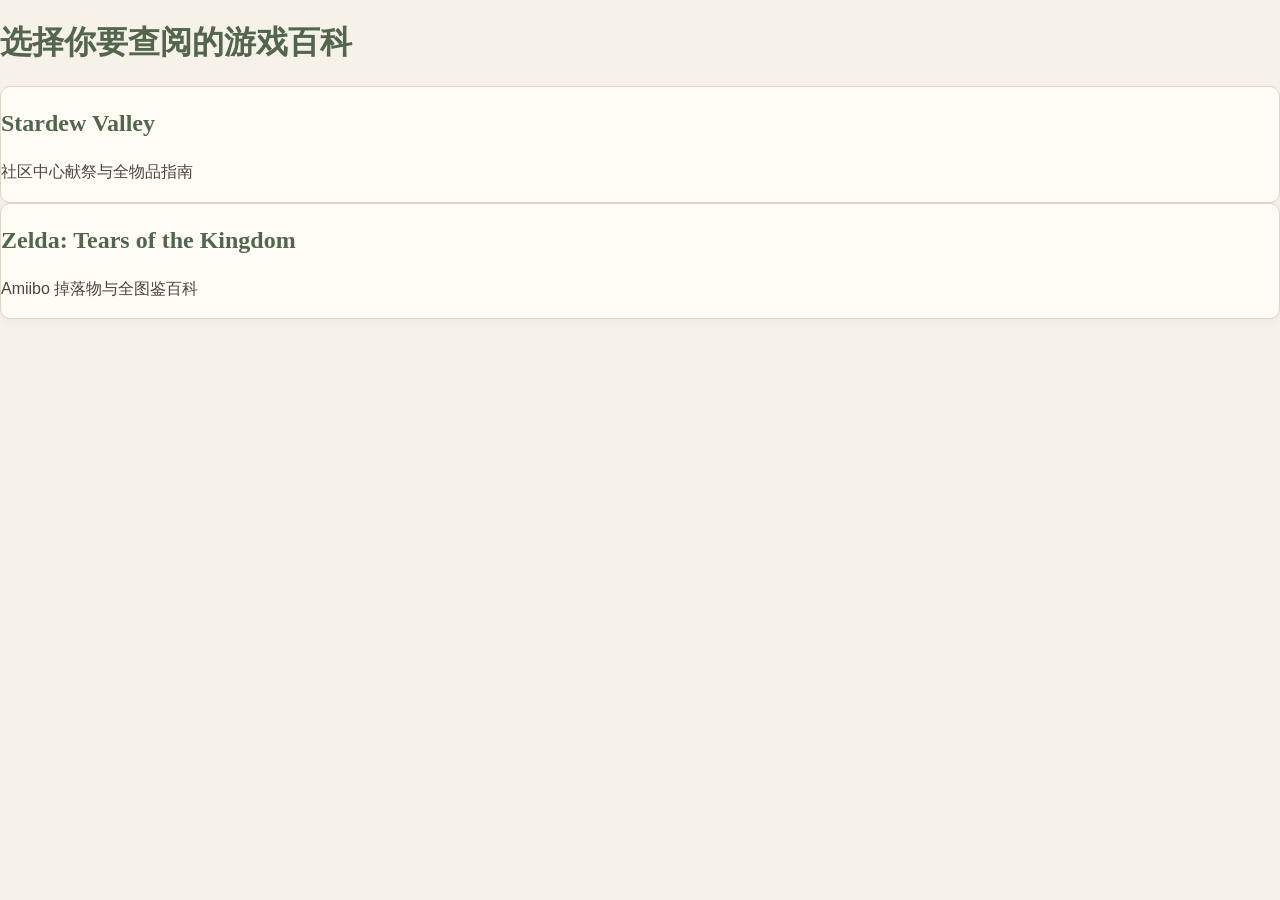
<file: Index.html>
<!DOCTYPE html>
<html lang="zh-CN">
<head>
    <meta charset="UTF-8">
    <meta name="viewport" content="width=device-width, initial-scale=1.0">
    <title>HUAAN 游戏百科全书</title>
    <link rel="stylesheet" href="css/main.css">
</head>
<body>
    <div class="lobby-container">
        <h1 class="lobby-title">选择你要查阅的游戏百科</h1>
        
        <div class="game-cards">
            <a href="stardew/index.html" class="game-card stardew-card">
                <div class="card-bg"></div>
                <div class="game-info">
                    <h2>Stardew Valley</h2>
                    <p>社区中心献祭与全物品指南</p>
                </div>
            </a>

            <a href="zelda/index.html" class="game-card zelda-card">
                <div class="card-bg"></div>
                <div class="game-info">
                    <h2>Zelda: Tears of the Kingdom</h2>
                    <p>Amiibo 掉落物与全图鉴百科</p>
                </div>
            </a>
        </div>
    </div>
</body>
</html>
</file>
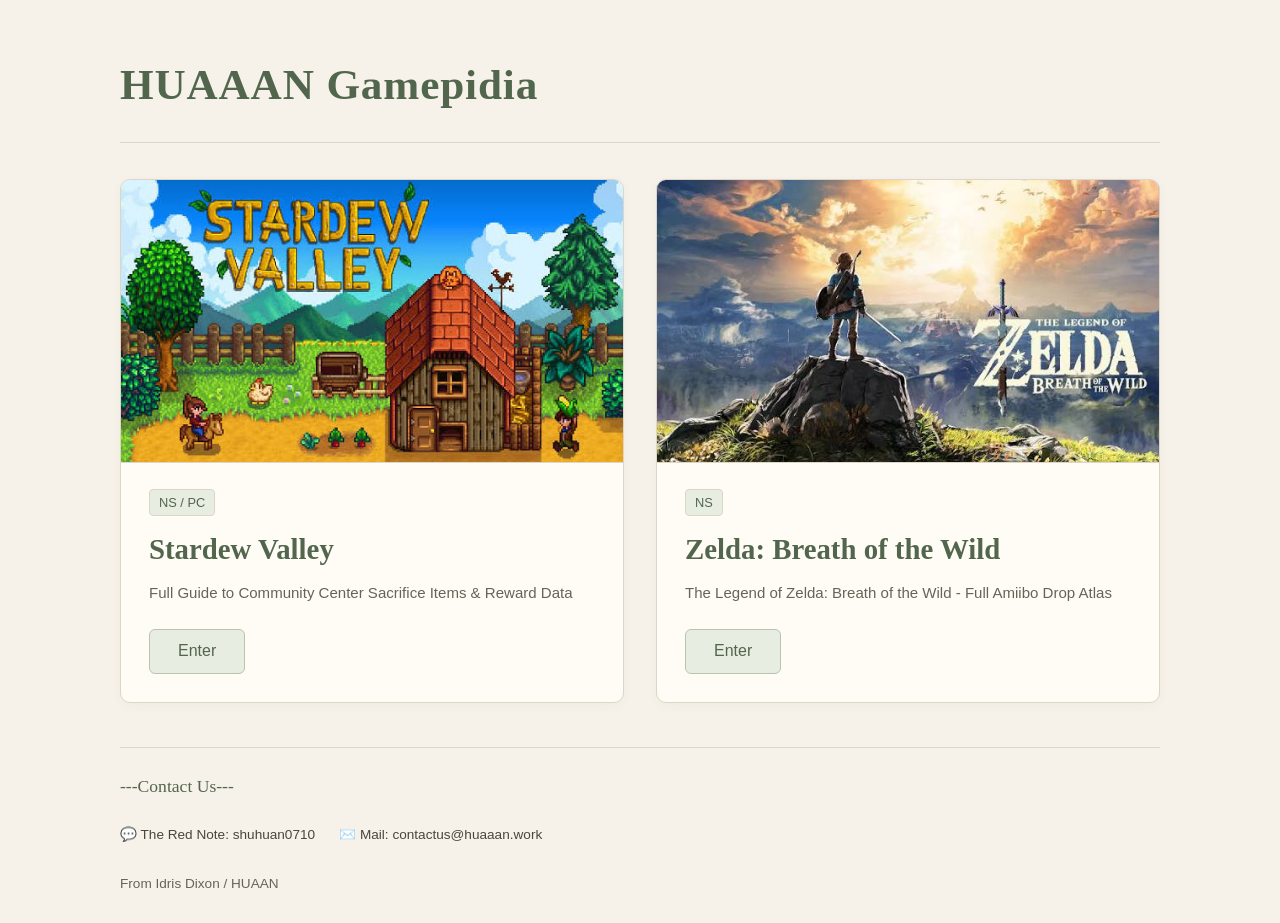
<file: index.html>
<!DOCTYPE html>
<html lang="zh-CN">
<head>
    <meta charset="UTF-8">
    <meta name="viewport" content="width=device-width, initial-scale=1.0">
    <title>HUAAN GAME LIBRARY</title>
    <link rel="stylesheet" href="css/main.css">
</head>
<body>
    
    <div class="lobby-wrapper">
        <header class="main-header">
            <h1 class="library-title">HUAAAN Gamepidia</h1>
        </header>
        
       <div class="game-showcase">
            <a href="stardew/index.html" class="game-card stardew-card">
                <div class="card-bg-img img-stardew" style="background-image: url('stardew.jpg');"></div>
                <div class="card-overlay"></div>
                <div class="card-content">
                    <div class="platform-tag">NS / PC</div>
                    <h2 class="game-title">Stardew Valley</h2>
                    <p class="game-desc">Full Guide to Community Center Sacrifice Items & Reward Data</p>
                    <span class="view-btn">Enter</span>
                </div>
            </a>

            <a href="Zelda/index.html" class="game-card zelda-card">
                <div class="card-bg-img img-zelda" style="background-image: url('zelda.jpg');"></div>
                <div class="card-overlay"></div>
                <div class="card-content">
                    <div class="platform-tag">NS</div>
                    <h2 class="game-title">Zelda: Breath of the Wild</h2>
                    <p class="game-desc">The Legend of Zelda: Breath of the Wild - Full Amiibo Drop Atlas</p>
                    <span class="view-btn">Enter</span>
                </div>
            </a>
        </div>
        
        <footer class="lobby-footer">
            <div class="contact-section">
                <div class="contact-title">---Contact Us---</div>
            <div class="contact-container">
                <span class="contact-item">
                    <span>💬 The Red Note: shuhuan0710</span>
                </span>
                <a href="mailto:contactus@huaaan.work" class="contact-item">
                    <span>✉️ Mail: contactus@huaaan.work</span>
                </a>
            </div>
            
            </div>
            <p>From Idris Dixon / HUAAN</p>
        </footer>
    </div>
 
</body>
</html>
</file>
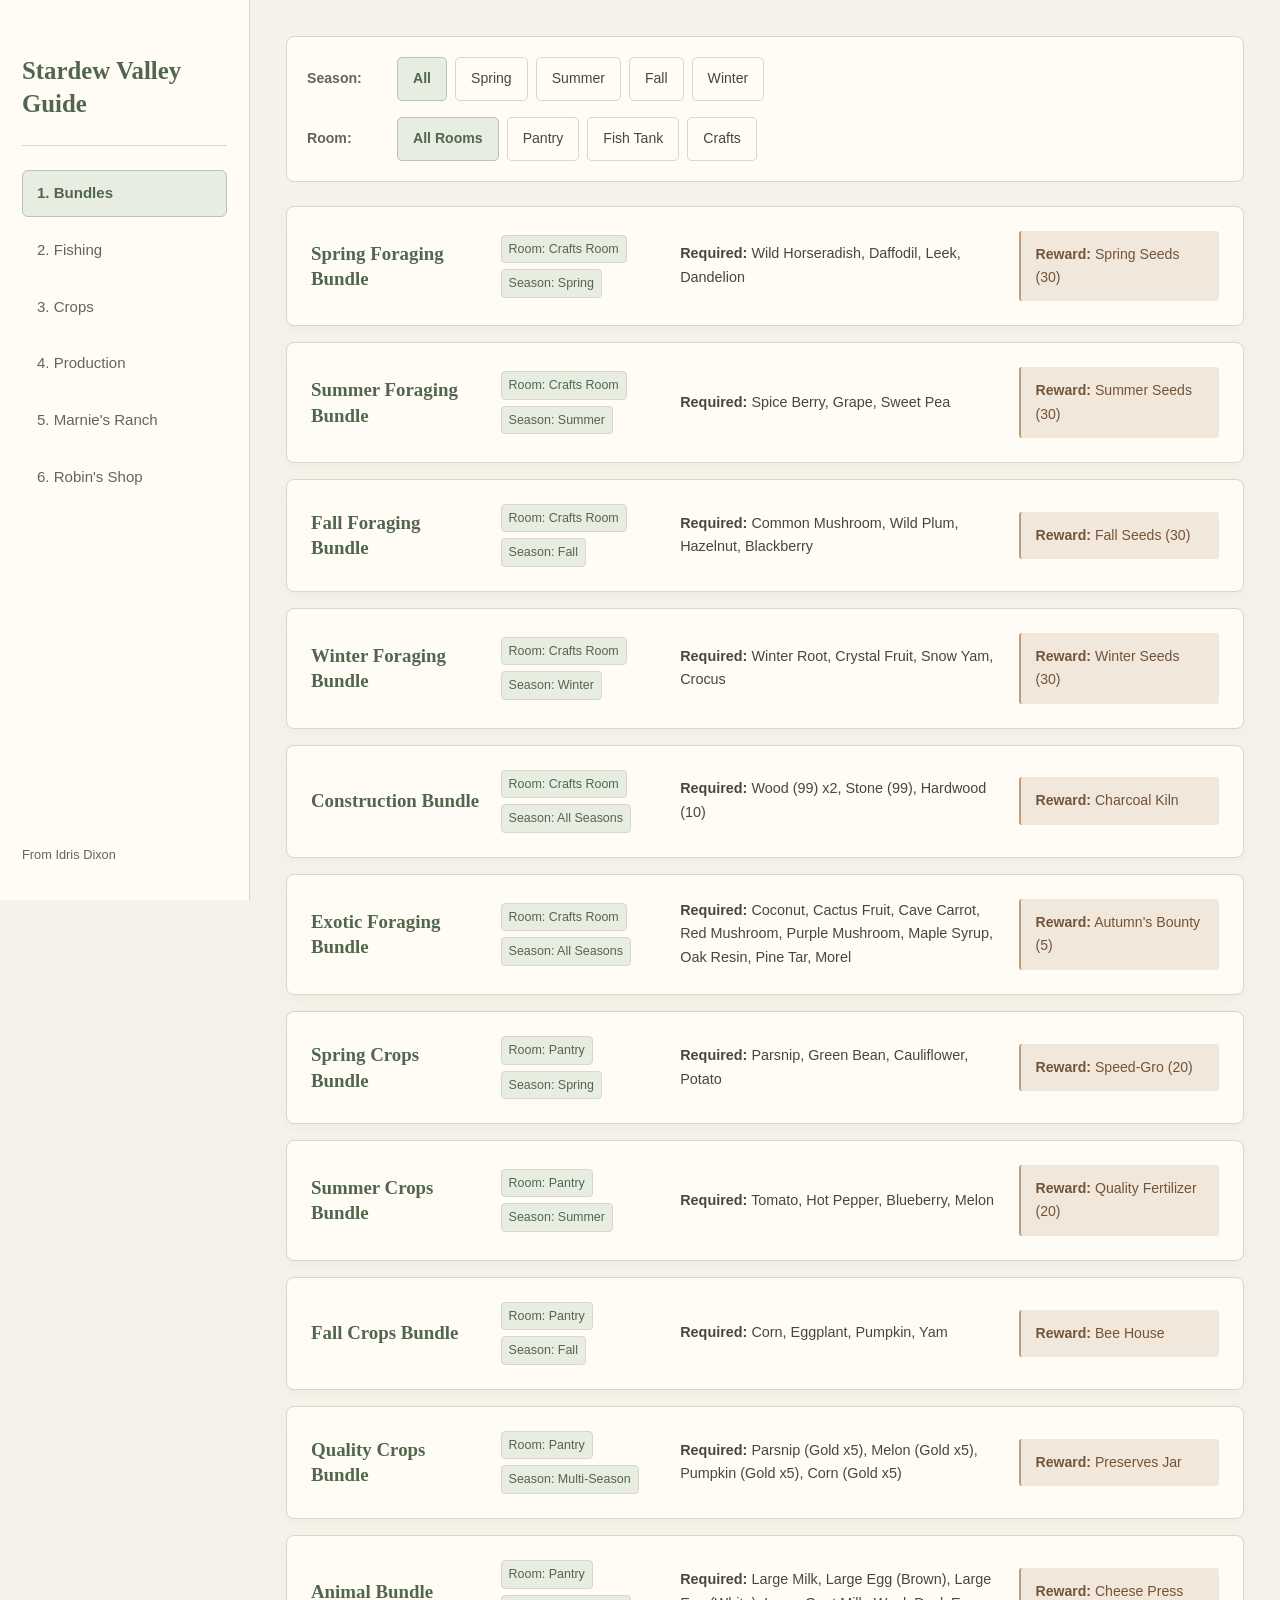
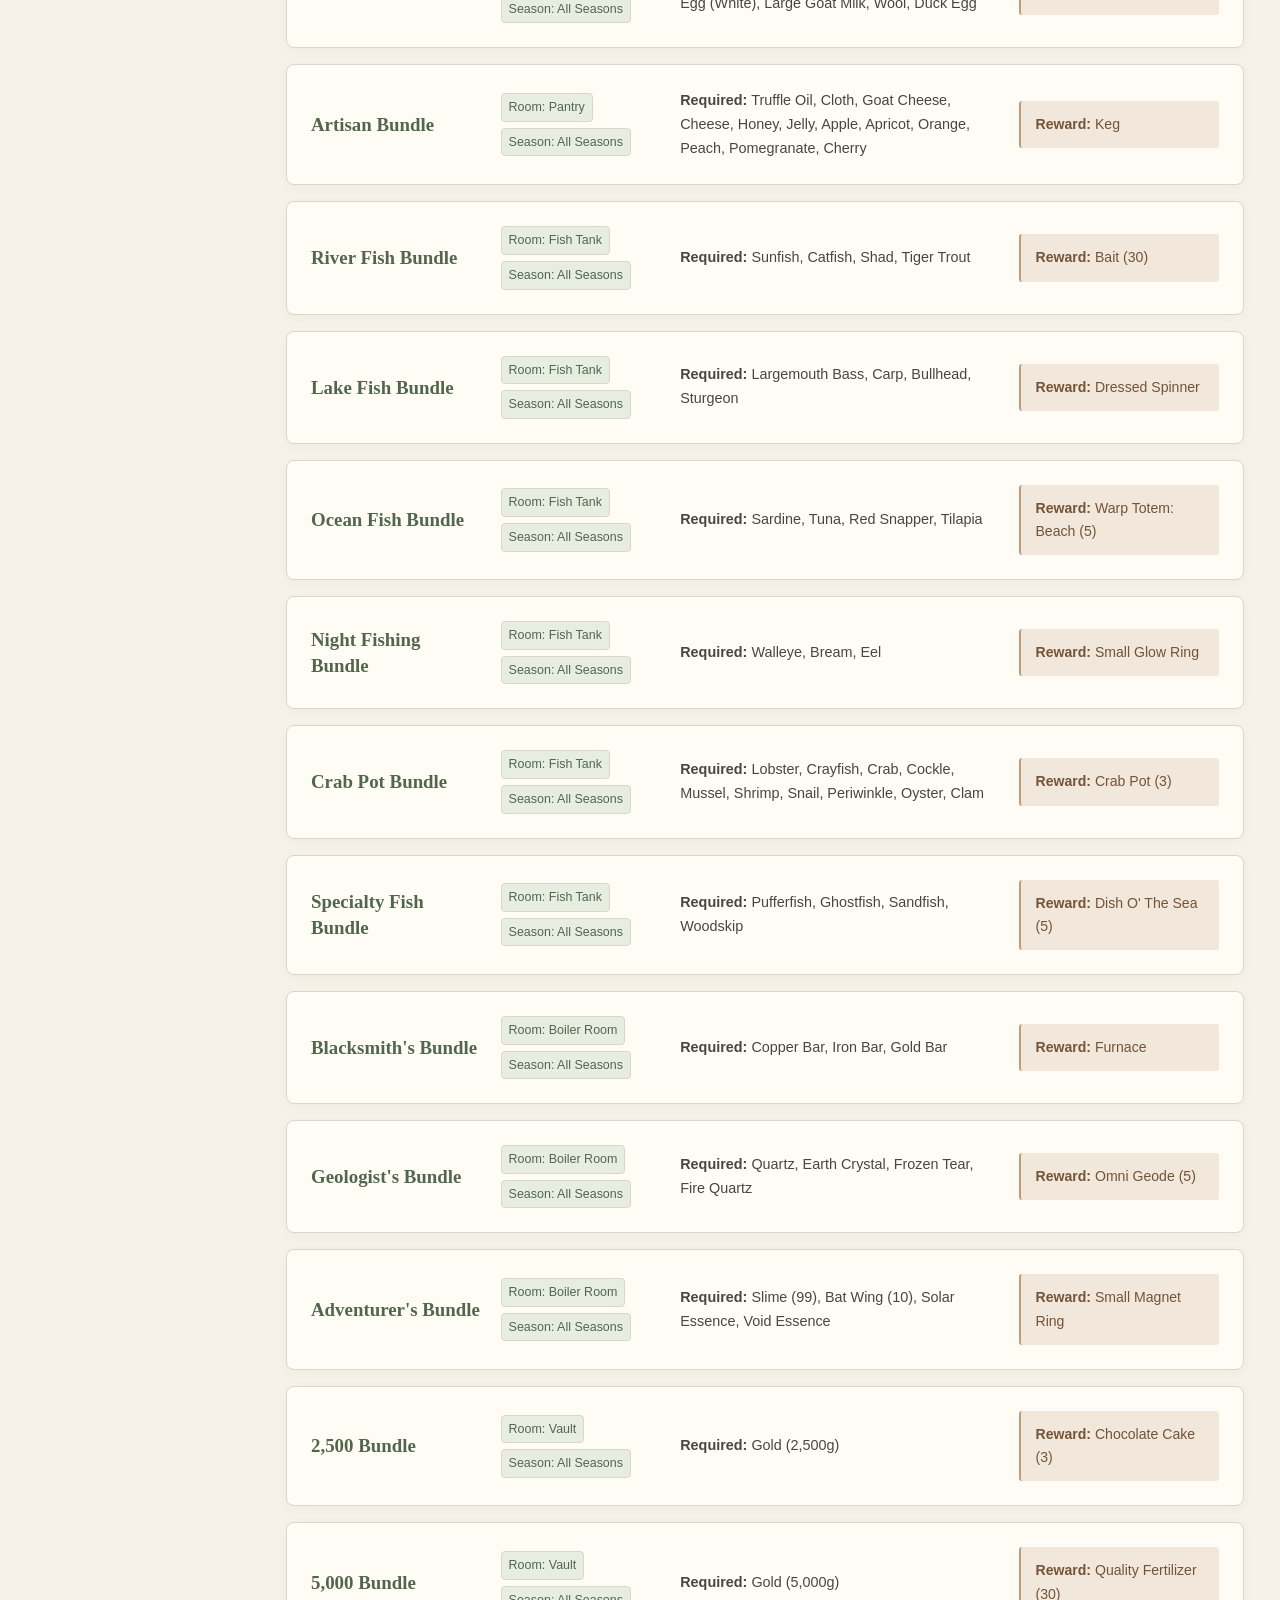
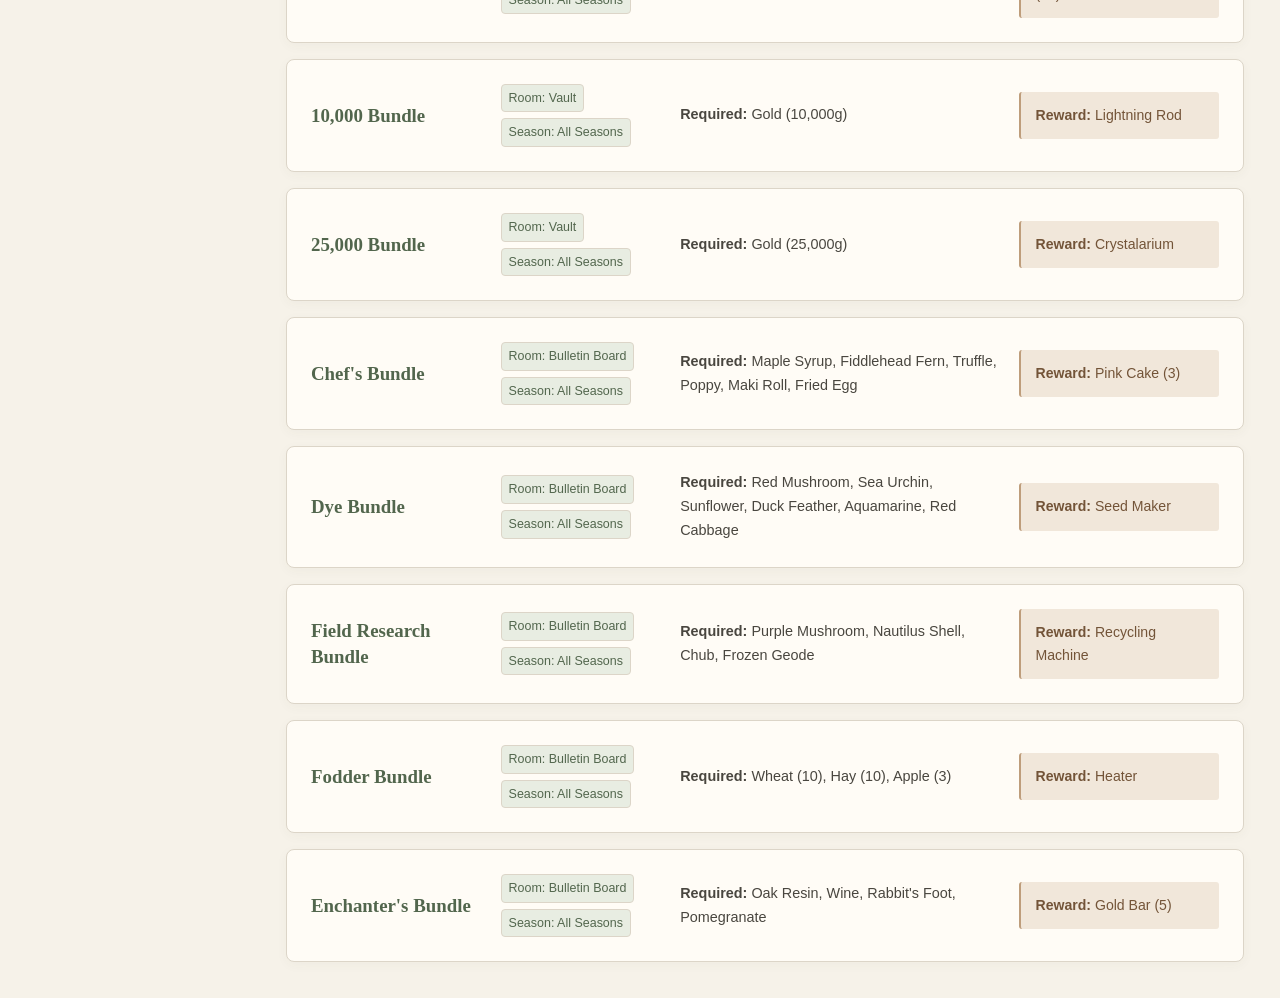
<file: Stardew Valley Wiki/index.html>
<!DOCTYPE html>
<html lang="en">
<head>
    <meta charset="UTF-8">
    <meta name="viewport" content="width=device-width, initial-scale=1.0">
    <title>Stardew Valley Guide</title>
    <link rel="stylesheet" href="style.css">
</head>
<body>

    <div class="app-container">
        
        <aside class="sidebar">
            <div class="sidebar-header">
                <h2>Stardew Valley Guide</h2>
            </div>
            <nav class="sidebar-nav">
                <button class="nav-item active" onclick="switchMainTab('bundles-panel', this)">1. Bundles</button>
                <button class="nav-item" onclick="switchMainTab('fishing-panel', this)">2. Fishing</button>
                <button class="nav-item" onclick="switchMainTab('crops-panel', this)">3. Crops</button>
                <button class="nav-item" onclick="switchMainTab('artisan-panel', this)">4. Production</button>
                <button class="nav-item" onclick="switchMainTab('marnie-panel', this)">5. Marnie's Ranch</button>
                <button class="nav-item" onclick="switchMainTab('robin-panel', this)">6. Robin's Shop</button>
            </nav>
            <div class="sidebar-footer">
                <p>From Idris Dixon</p>
            </div>
        </aside>

        <main class="main-content">
            
            <div id="bundles-panel" class="tab-panel active">
                <div class="filter-container">
                    <div class="filter-group">
                        <span class="filter-label">Season:</span>
                        <button class="filter-btn active" onclick="filterSeason('All')">All</button>
                        <button class="filter-btn" onclick="filterSeason('Spring')">Spring</button>
                        <button class="filter-btn" onclick="filterSeason('Summer')">Summer</button>
                        <button class="filter-btn" onclick="filterSeason('Fall')">Fall</button>
                        <button class="filter-btn" onclick="filterSeason('Winter')">Winter</button>
                    </div>
                    <div class="filter-group">
                        <span class="filter-label">Room:</span>
                        <button class="filter-btn active" onclick="filterRoom('All')">All Rooms</button>
                        <button class="filter-btn" onclick="filterRoom('Pantry')">Pantry</button>
                        <button class="filter-btn" onclick="filterRoom('Fish Tank')">Fish Tank</button>
                        <button class="filter-btn" onclick="filterRoom('Crafts Room')">Crafts</button>
                    </div>
                </div>
                <div class="bundle-grid" id="bundle-container"></div>
            </div>

            <div id="fishing-panel" class="tab-panel">
                <div class="filter-container">
                    <div class="filter-group">
                        <span class="filter-label">Season:</span>
                        <button class="filter-btn active" onclick="filterFish('season', 'All', this)">All</button>
                        <button class="filter-btn" onclick="filterFish('season', 'Spring', this)">Spring</button>
                        <button class="filter-btn" onclick="filterFish('season', 'Summer', this)">Summer</button>
                        <button class="filter-btn" onclick="filterFish('season', 'Fall', this)">Fall</button>
                        <button class="filter-btn" onclick="filterFish('season', 'Winter', this)">Winter</button>
                    </div>
                    <div class="filter-group">
                        <span class="filter-label">Location:</span>
                        <button class="filter-btn active" onclick="filterFish('location', 'All', this)">All Locations</button>
                        <button class="filter-btn" onclick="filterFish('location', 'River', this)">River</button>
                        <button class="filter-btn" onclick="filterFish('location', 'Ocean', this)">Ocean</button>
                        <button class="filter-btn" onclick="filterFish('location', 'Mountain', this)">Mountain</button>
                    </div>
                </div>
                <div class="bundle-grid" id="fishing-container"></div>
            </div>

            <div id="crops-panel" class="tab-panel">
                <div class="filter-container">
                    <div class="filter-group">
                        <span class="filter-label">Season:</span>
                        <button class="filter-btn active" onclick="filterCrop('All', this)">All Seasons</button>
                        <button class="filter-btn" onclick="filterCrop('Spring', this)">Spring</button>
                        <button class="filter-btn" onclick="filterCrop('Summer', this)">Summer</button>
                        <button class="filter-btn" onclick="filterCrop('Fall', this)">Fall</button>
                    </div>
                </div>
                <div class="bundle-grid" id="crops-container"></div>
            </div>

            <div id="artisan-panel" class="tab-panel">
                <div class="bundle-grid" id="artisan-container"></div>
            </div>

            <div id="marnie-panel" class="tab-panel">
                <div class="filter-container">
                    <div class="filter-group">
                        <span class="filter-label">Category:</span>
                        <button class="filter-btn active" onclick="filterRanch('All', this)">All Items</button>
                        <button class="filter-btn" onclick="filterRanch('Livestock', this)">Livestock</button>
                        <button class="filter-btn" onclick="filterRanch('Shop', this)">Tools & Goods</button>
                    </div>
                </div>
                <div class="bundle-grid" id="ranch-container"></div>
            </div>

            <div id="robin-panel" class="tab-panel">
                <div class="filter-container">
                    <div class="filter-group">
                        <span class="filter-label">Infrastructure:</span>
                        <button class="filter-btn active" onclick="filterRobin('All', this)">All</button>
                        <button class="filter-btn" onclick="filterRobin('Housing', this)">Housing</button>
                        <button class="filter-btn" onclick="filterRobin('Animal', this)">Animal</button>
                        <button class="filter-btn" onclick="filterRobin('Utility', this)">Utility</button>
                    </div>
                </div>
                <div class="bundle-grid" id="robin-container"></div>
            </div>

        </main>
    </div>

    <script src="app.js"></script>
</body>
</html>
</file>
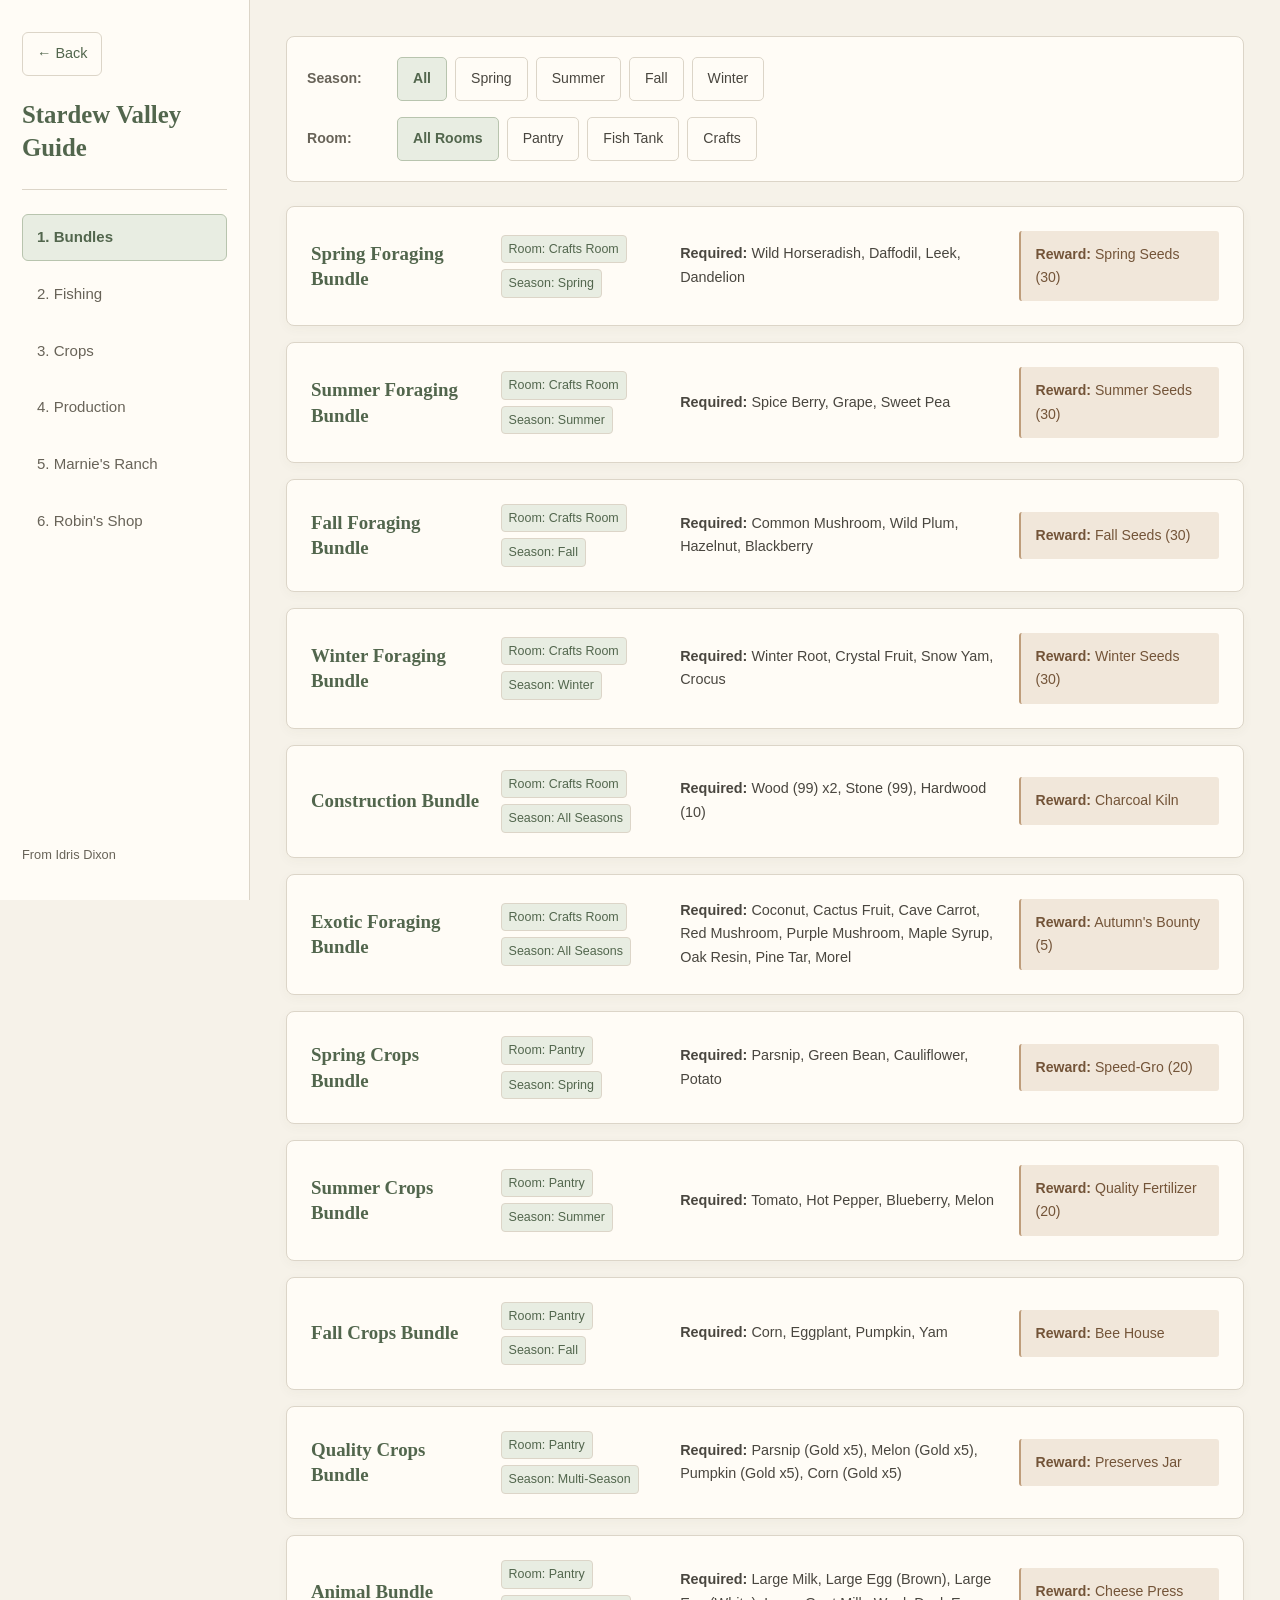
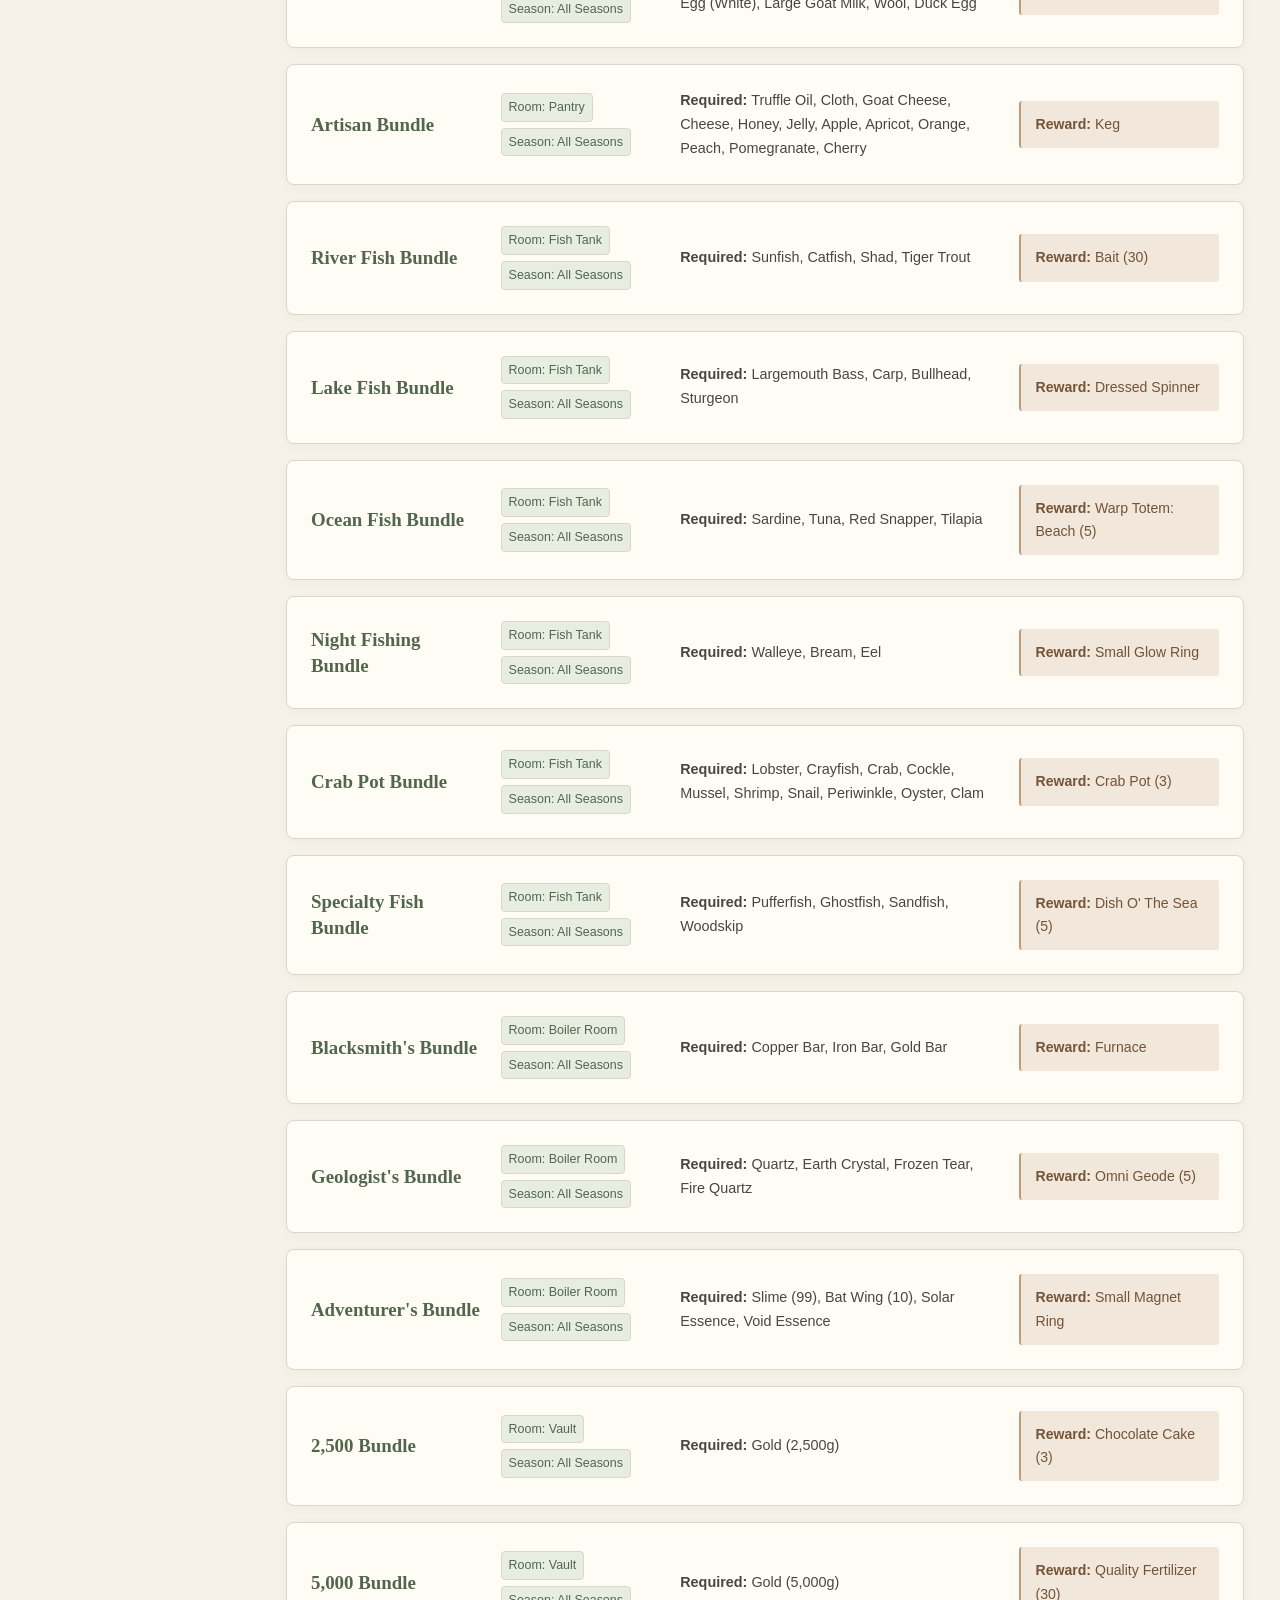
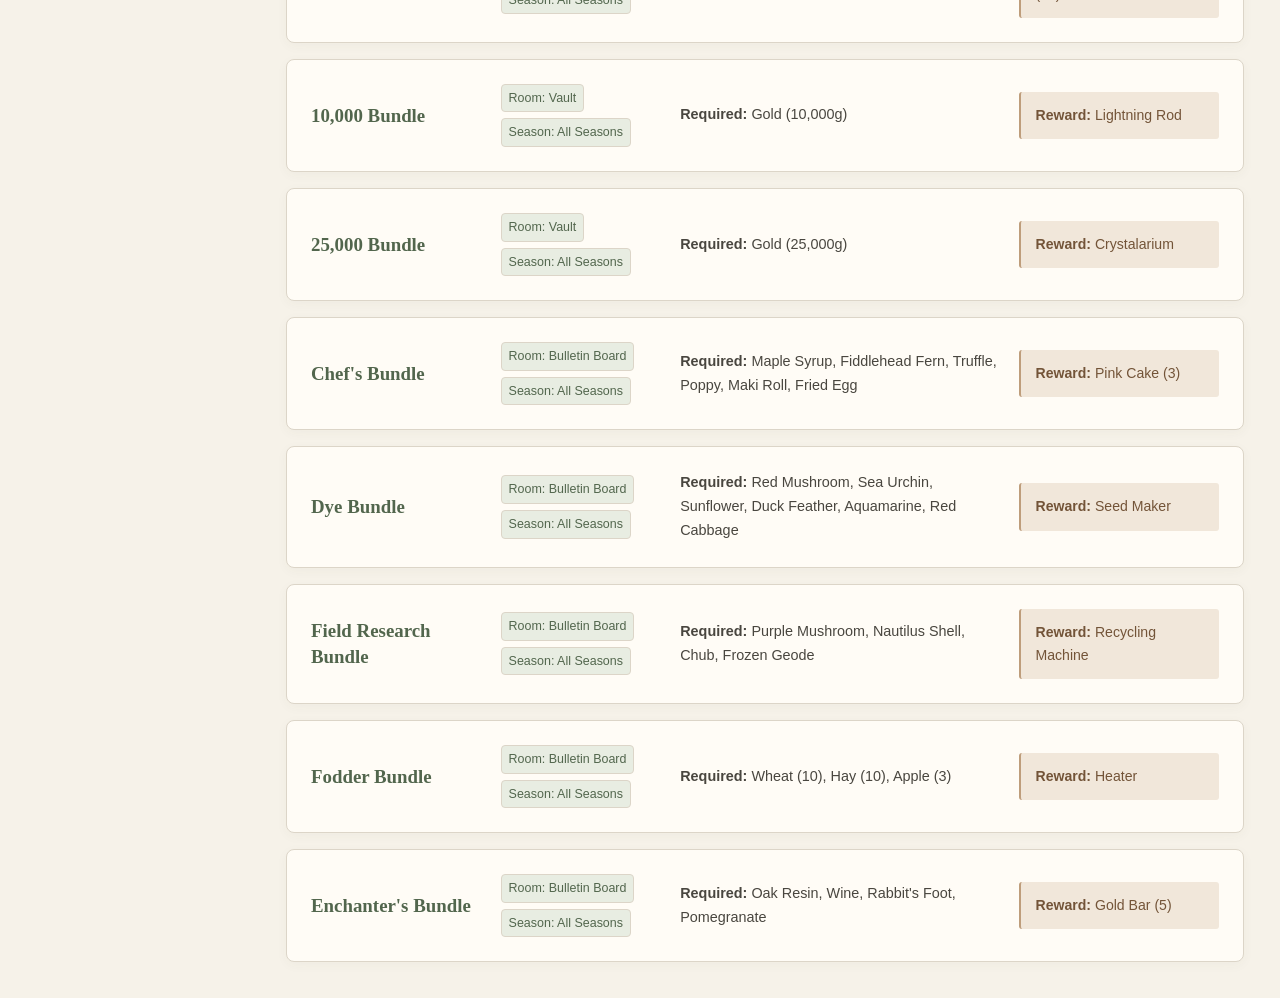
<file: stardew/index.html>
<!DOCTYPE html>
<html lang="en">
<head>
    <meta charset="UTF-8">
    <meta name="viewport" content="width=device-width, initial-scale=1.0">
    <title>Stardew Valley Guide</title>
    <link rel="stylesheet" href="style.css">
</head>
<body>

    <div class="app-container">
        
        <aside class="sidebar">
            <div class="sidebar-header">
                <a href="../index.html" class="back-home-link">← Back</a>
                <h2>Stardew Valley Guide</h2>
            </div>
            <nav class="sidebar-nav">
                <button class="nav-item active" onclick="switchMainTab('bundles-panel', this)">1. Bundles</button>
                <button class="nav-item" onclick="switchMainTab('fishing-panel', this)">2. Fishing</button>
                <button class="nav-item" onclick="switchMainTab('crops-panel', this)">3. Crops</button>
                <button class="nav-item" onclick="switchMainTab('artisan-panel', this)">4. Production</button>
                <button class="nav-item" onclick="switchMainTab('marnie-panel', this)">5. Marnie's Ranch</button>
                <button class="nav-item" onclick="switchMainTab('robin-panel', this)">6. Robin's Shop</button>
            </nav>
            <div class="sidebar-footer">
                <p>From Idris Dixon</p>
            </div>
        </aside>

        <main class="main-content">
            
            <div id="bundles-panel" class="tab-panel active">
                <div class="filter-container">
                    <div class="filter-group">
                        <span class="filter-label">Season:</span>
                        <button class="filter-btn active" onclick="filterSeason('All')">All</button>
                        <button class="filter-btn" onclick="filterSeason('Spring')">Spring</button>
                        <button class="filter-btn" onclick="filterSeason('Summer')">Summer</button>
                        <button class="filter-btn" onclick="filterSeason('Fall')">Fall</button>
                        <button class="filter-btn" onclick="filterSeason('Winter')">Winter</button>
                    </div>
                    <div class="filter-group">
                        <span class="filter-label">Room:</span>
                        <button class="filter-btn active" onclick="filterRoom('All')">All Rooms</button>
                        <button class="filter-btn" onclick="filterRoom('Pantry')">Pantry</button>
                        <button class="filter-btn" onclick="filterRoom('Fish Tank')">Fish Tank</button>
                        <button class="filter-btn" onclick="filterRoom('Crafts Room')">Crafts</button>
                    </div>
                </div>
                <div class="bundle-grid" id="bundle-container"></div>
            </div>

            <div id="fishing-panel" class="tab-panel">
                <div class="filter-container">
                    <div class="filter-group">
                        <span class="filter-label">Season:</span>
                        <button class="filter-btn active" onclick="filterFish('season', 'All', this)">All</button>
                        <button class="filter-btn" onclick="filterFish('season', 'Spring', this)">Spring</button>
                        <button class="filter-btn" onclick="filterFish('season', 'Summer', this)">Summer</button>
                        <button class="filter-btn" onclick="filterFish('season', 'Fall', this)">Fall</button>
                        <button class="filter-btn" onclick="filterFish('season', 'Winter', this)">Winter</button>
                    </div>
                    <div class="filter-group">
                        <span class="filter-label">Location:</span>
                        <button class="filter-btn active" onclick="filterFish('location', 'All', this)">All Locations</button>
                        <button class="filter-btn" onclick="filterFish('location', 'River', this)">River</button>
                        <button class="filter-btn" onclick="filterFish('location', 'Ocean', this)">Ocean</button>
                        <button class="filter-btn" onclick="filterFish('location', 'Mountain', this)">Mountain</button>
                    </div>
                </div>
                <div class="bundle-grid" id="fishing-container"></div>
            </div>

            <div id="crops-panel" class="tab-panel">
                <div class="filter-container">
                    <div class="filter-group">
                        <span class="filter-label">Season:</span>
                        <button class="filter-btn active" onclick="filterCrop('All', this)">All Seasons</button>
                        <button class="filter-btn" onclick="filterCrop('Spring', this)">Spring</button>
                        <button class="filter-btn" onclick="filterCrop('Summer', this)">Summer</button>
                        <button class="filter-btn" onclick="filterCrop('Fall', this)">Fall</button>
                    </div>
                </div>
                <div class="bundle-grid" id="crops-container"></div>
            </div>

            <div id="artisan-panel" class="tab-panel">
                <div class="bundle-grid" id="artisan-container"></div>
            </div>

            <div id="marnie-panel" class="tab-panel">
                <div class="filter-container">
                    <div class="filter-group">
                        <span class="filter-label">Category:</span>
                        <button class="filter-btn active" onclick="filterRanch('All', this)">All Items</button>
                        <button class="filter-btn" onclick="filterRanch('Livestock', this)">Livestock</button>
                        <button class="filter-btn" onclick="filterRanch('Shop', this)">Tools & Goods</button>
                    </div>
                </div>
                <div class="bundle-grid" id="ranch-container"></div>
            </div>

            <div id="robin-panel" class="tab-panel">
                <div class="filter-container">
                    <div class="filter-group">
                        <span class="filter-label">Infrastructure:</span>
                        <button class="filter-btn active" onclick="filterRobin('All', this)">All</button>
                        <button class="filter-btn" onclick="filterRobin('Housing', this)">Housing</button>
                        <button class="filter-btn" onclick="filterRobin('Animal', this)">Animal</button>
                        <button class="filter-btn" onclick="filterRobin('Utility', this)">Utility</button>
                    </div>
                </div>
                <div class="bundle-grid" id="robin-container"></div>
            </div>

        </main>
    </div>

    <script src="app.js"></script>
</body>
</html>
</file>
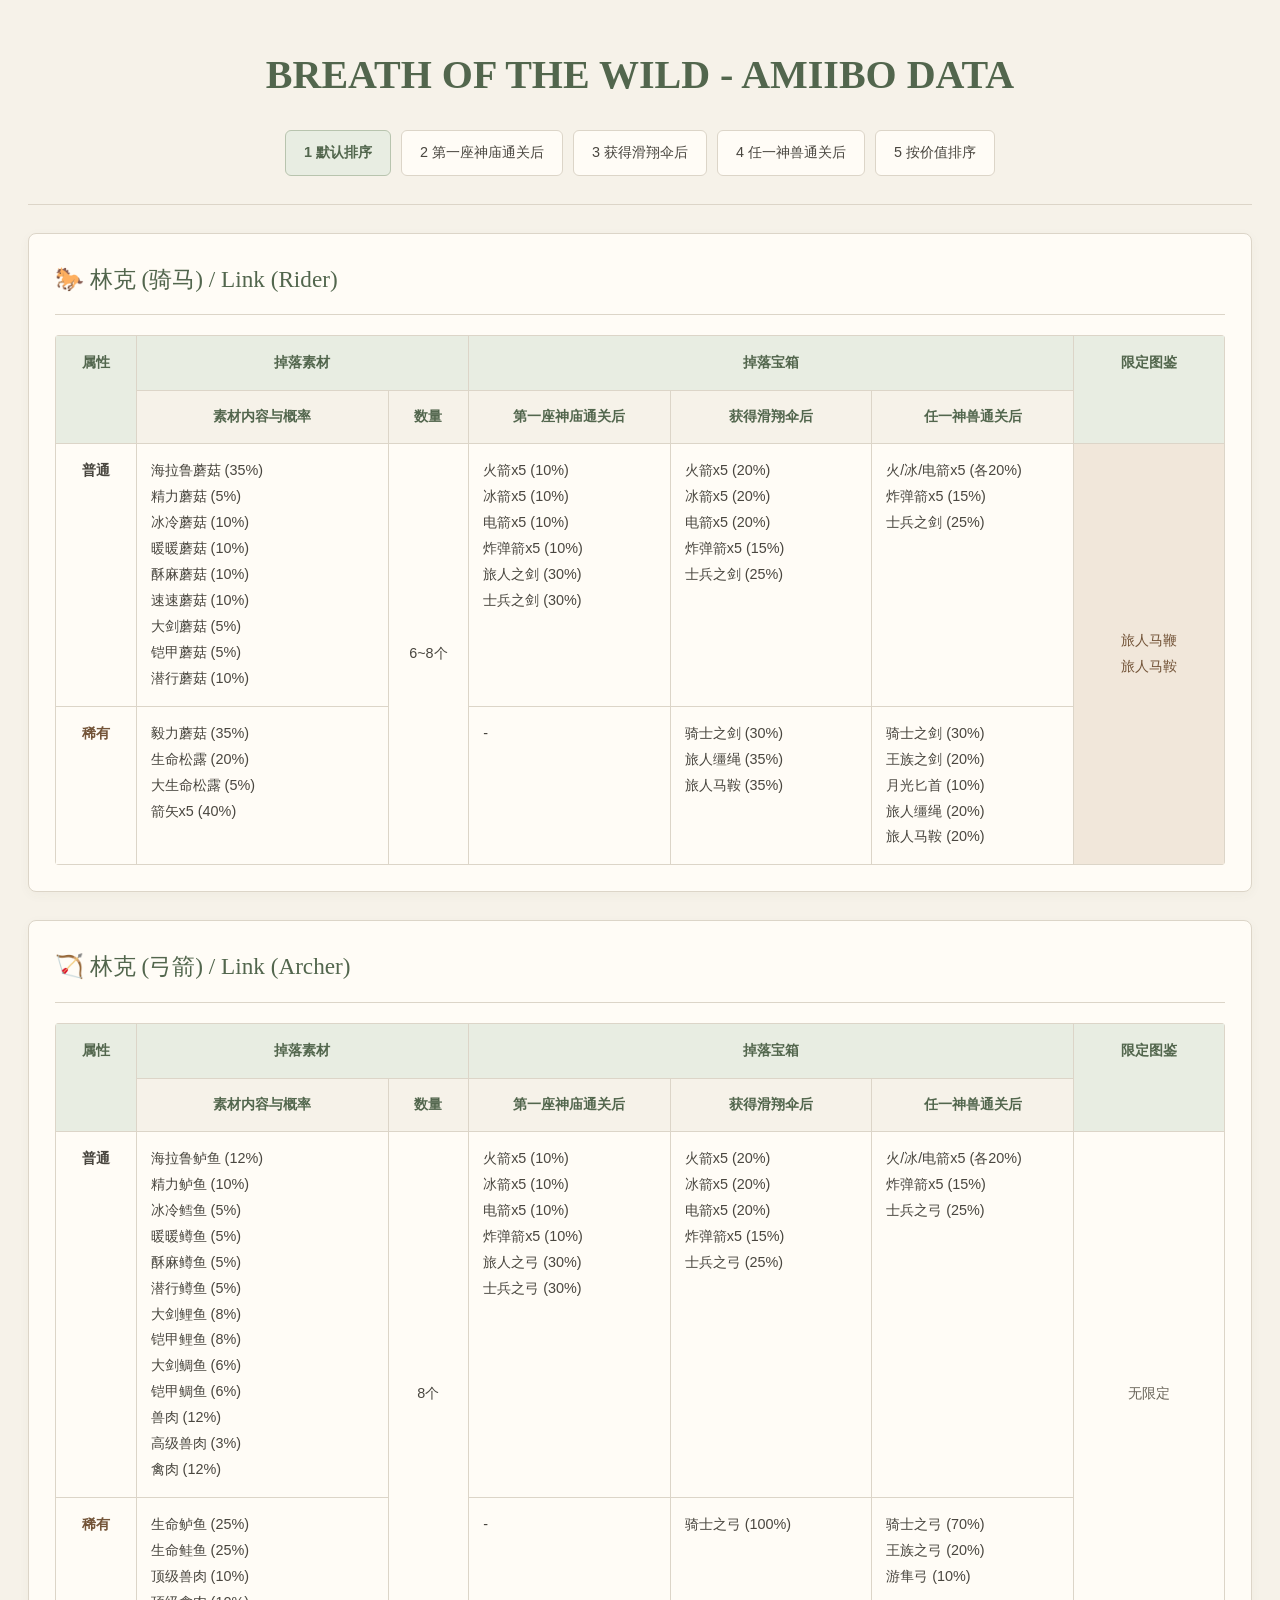
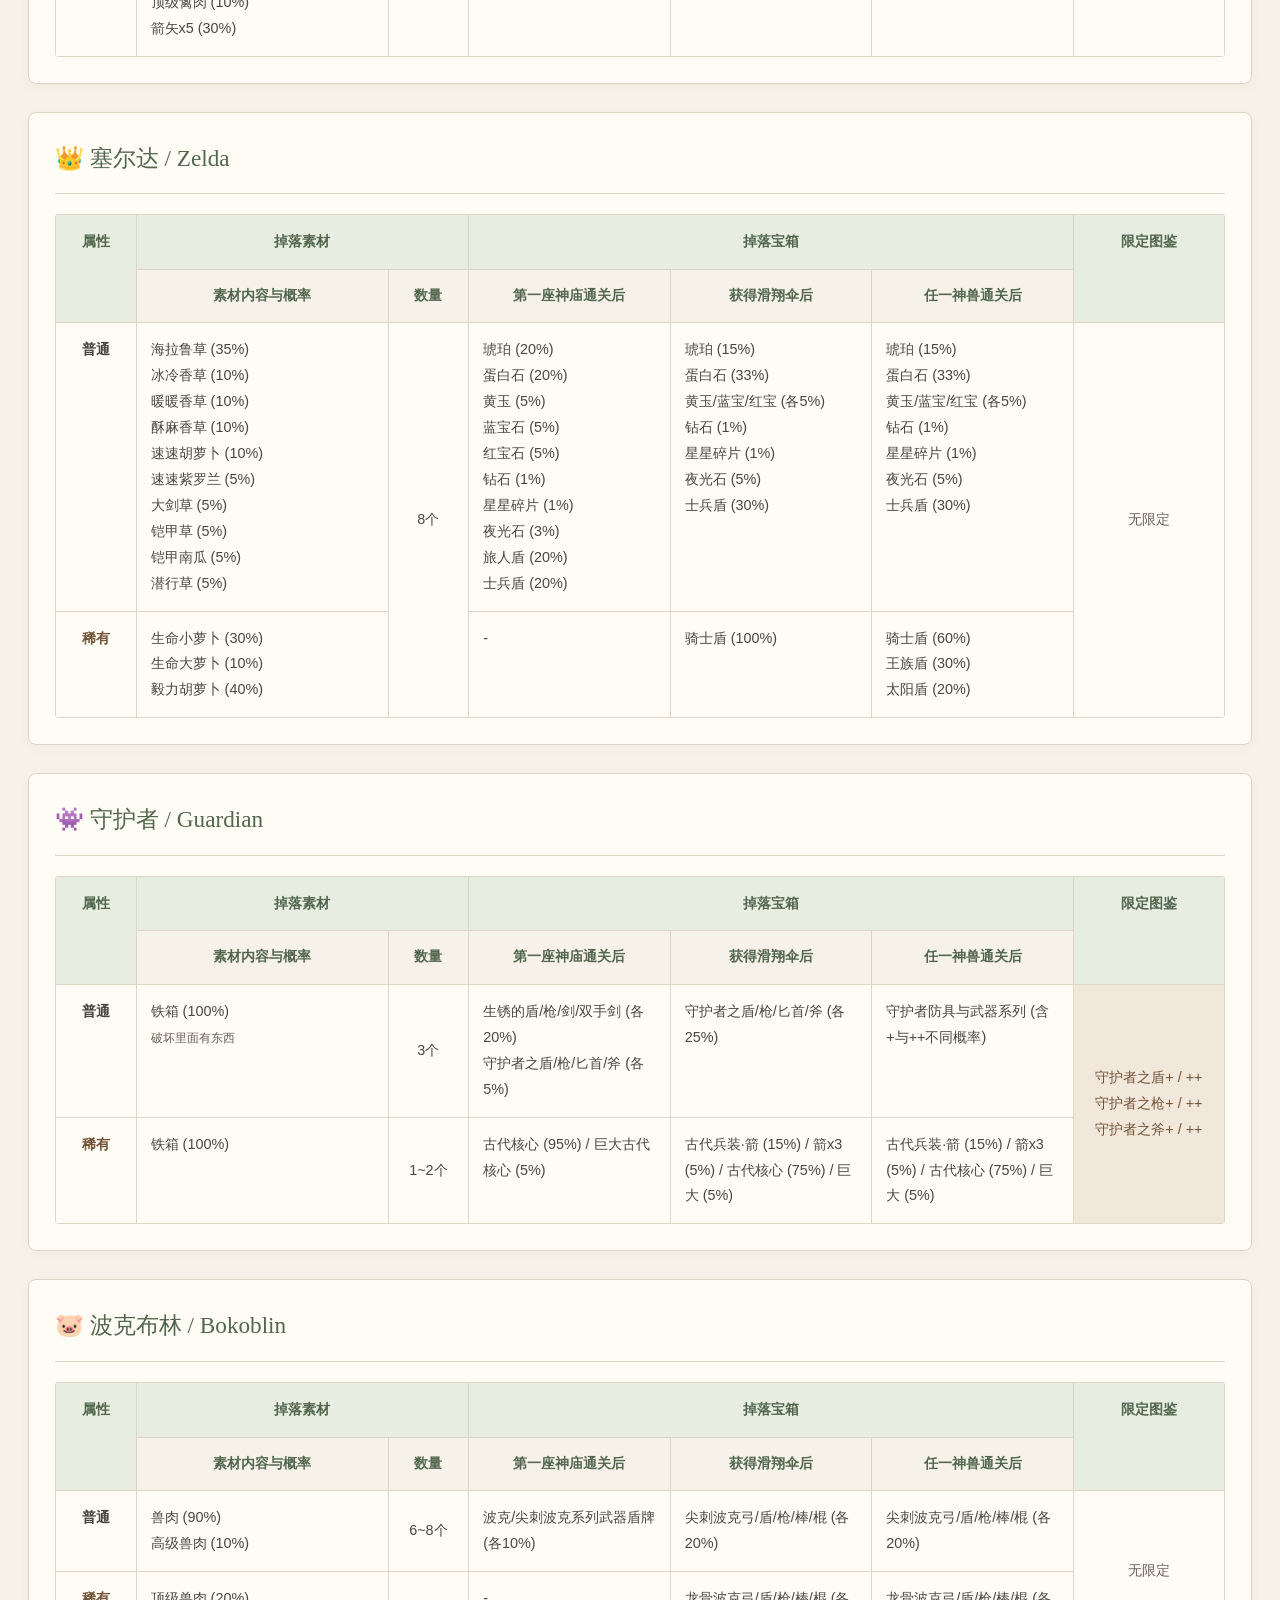
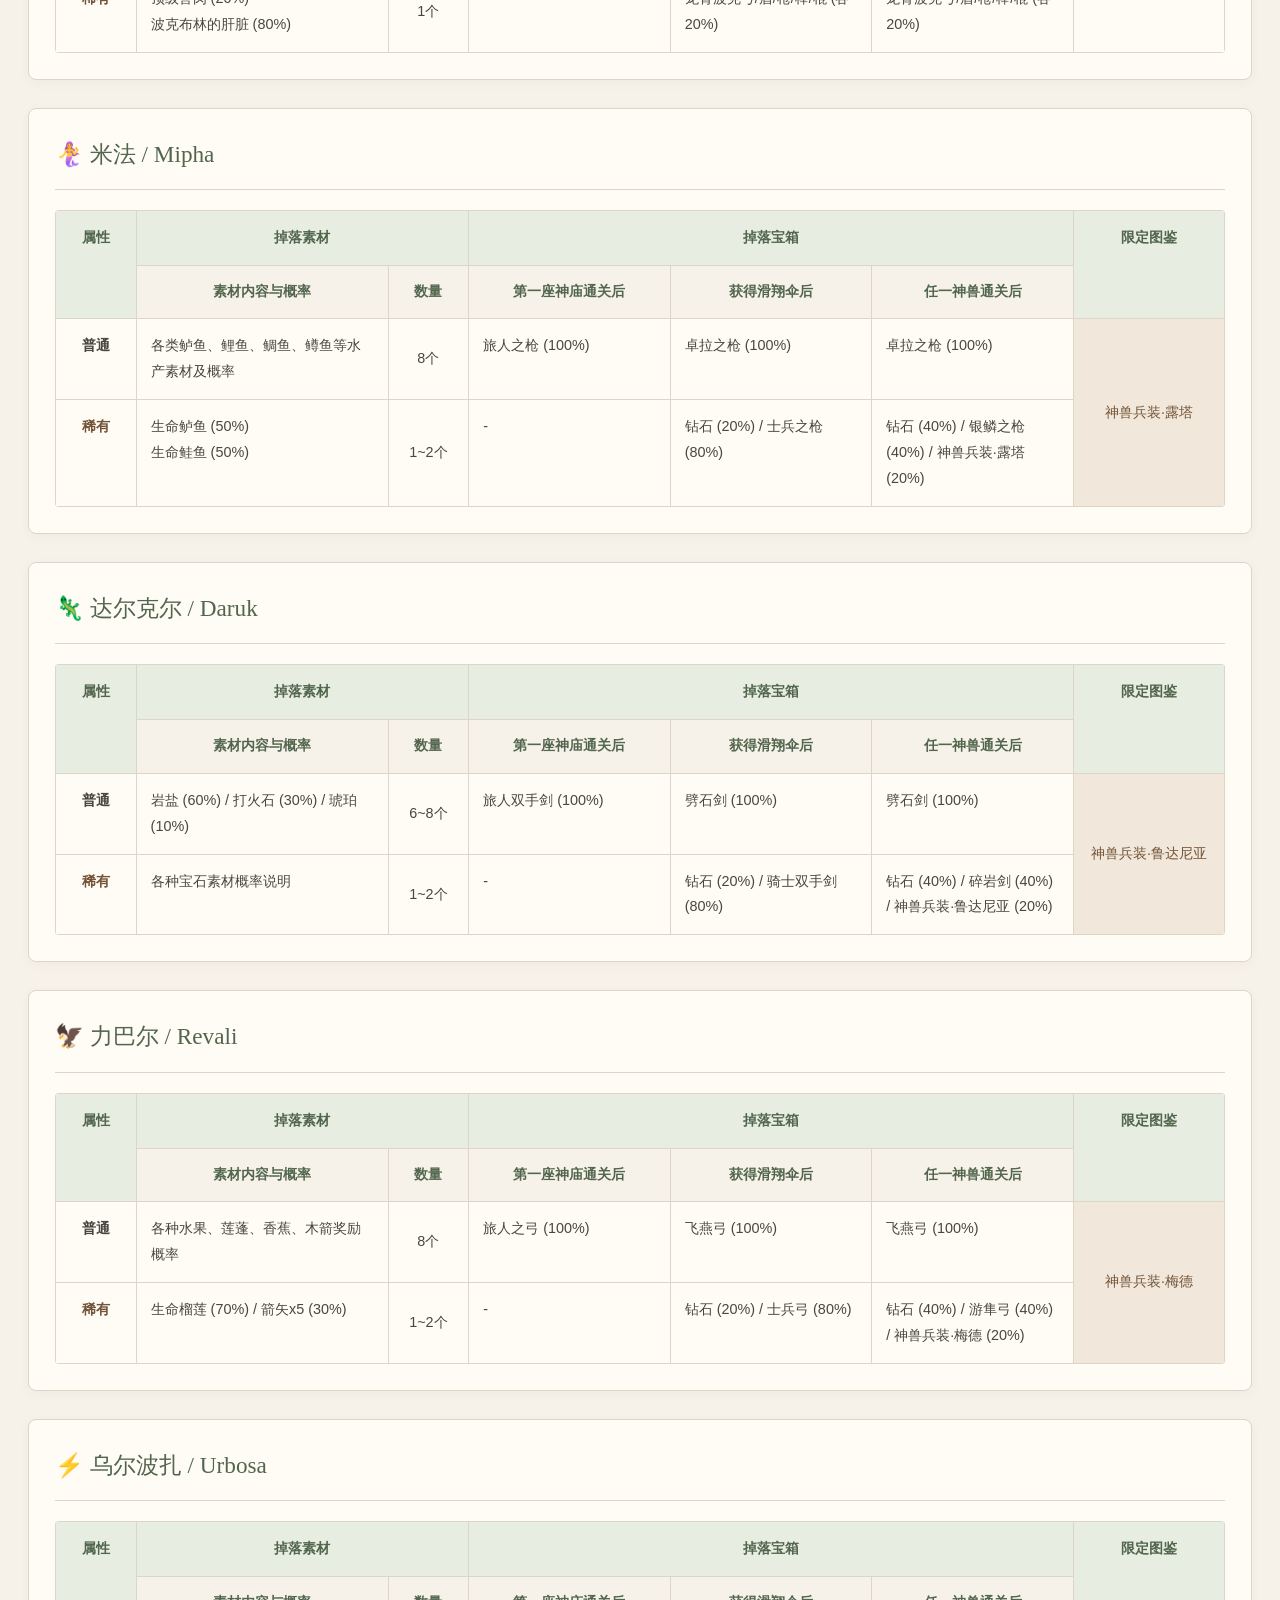
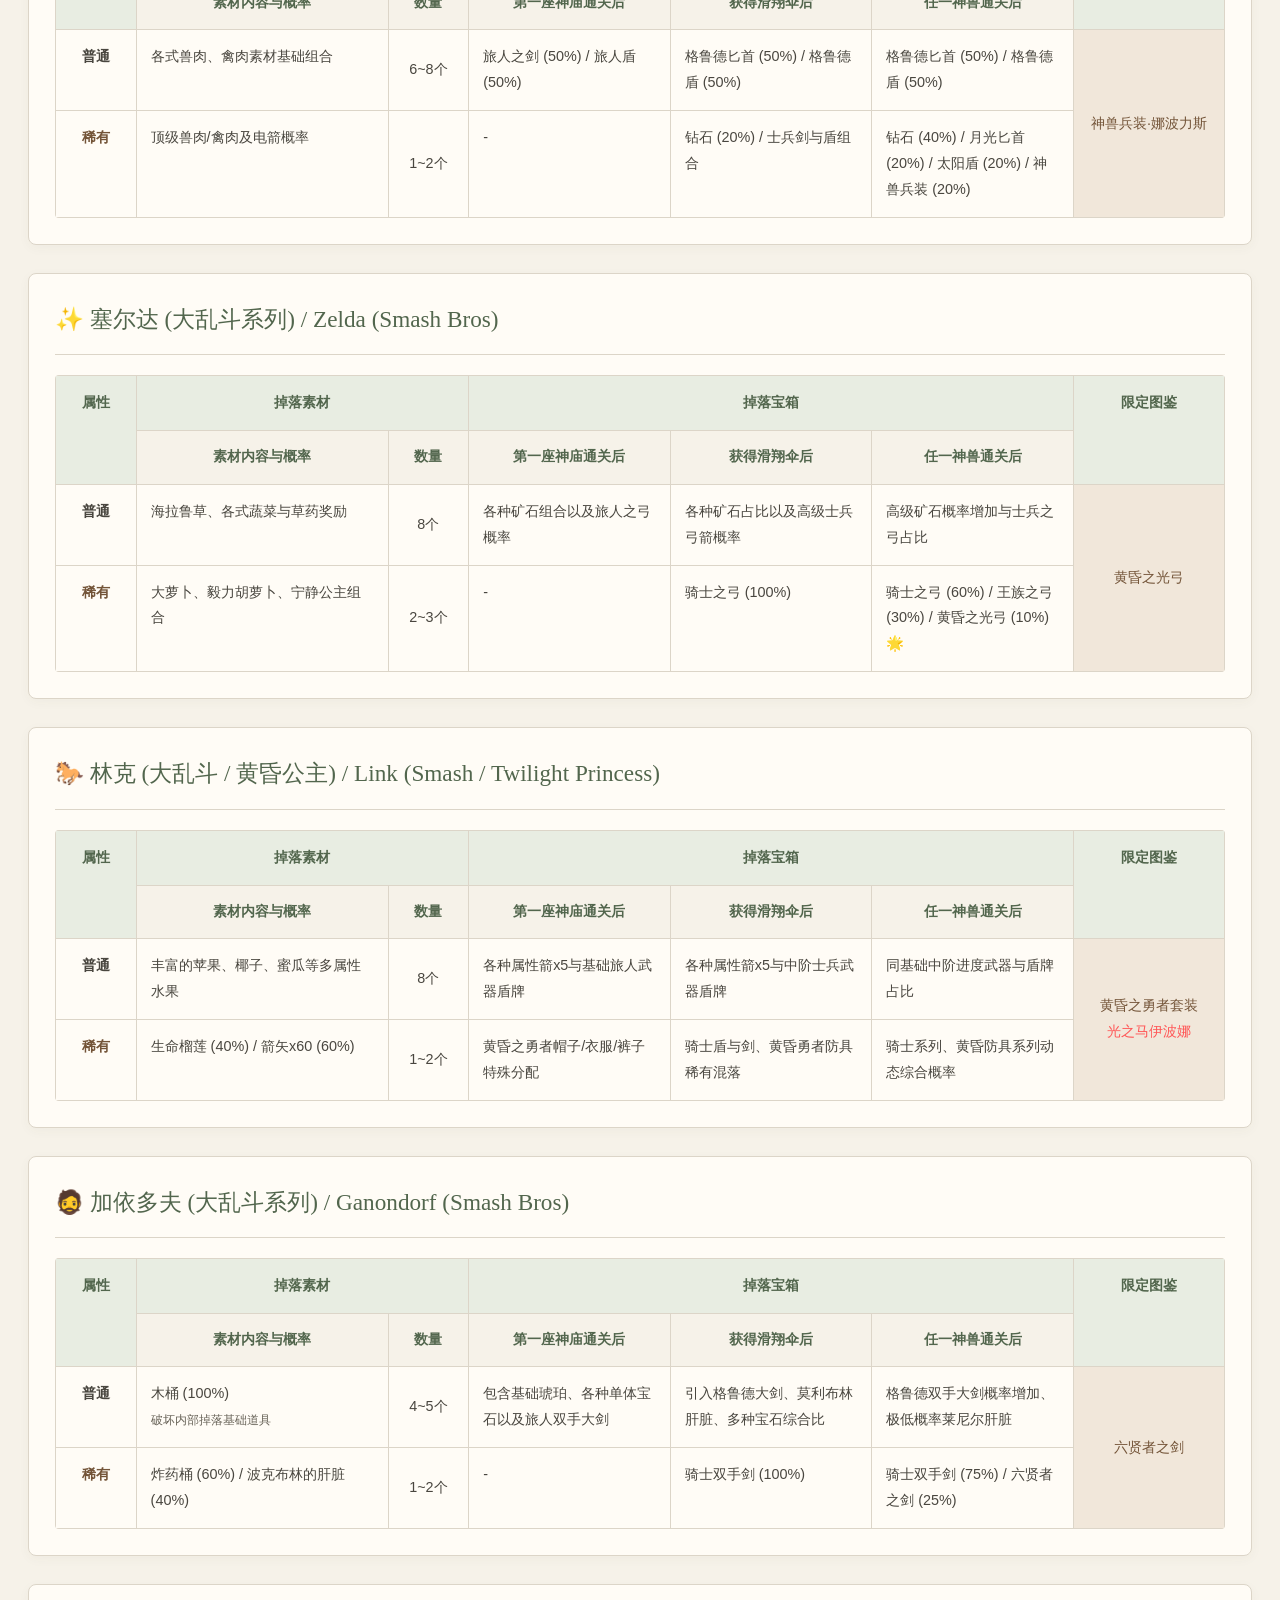
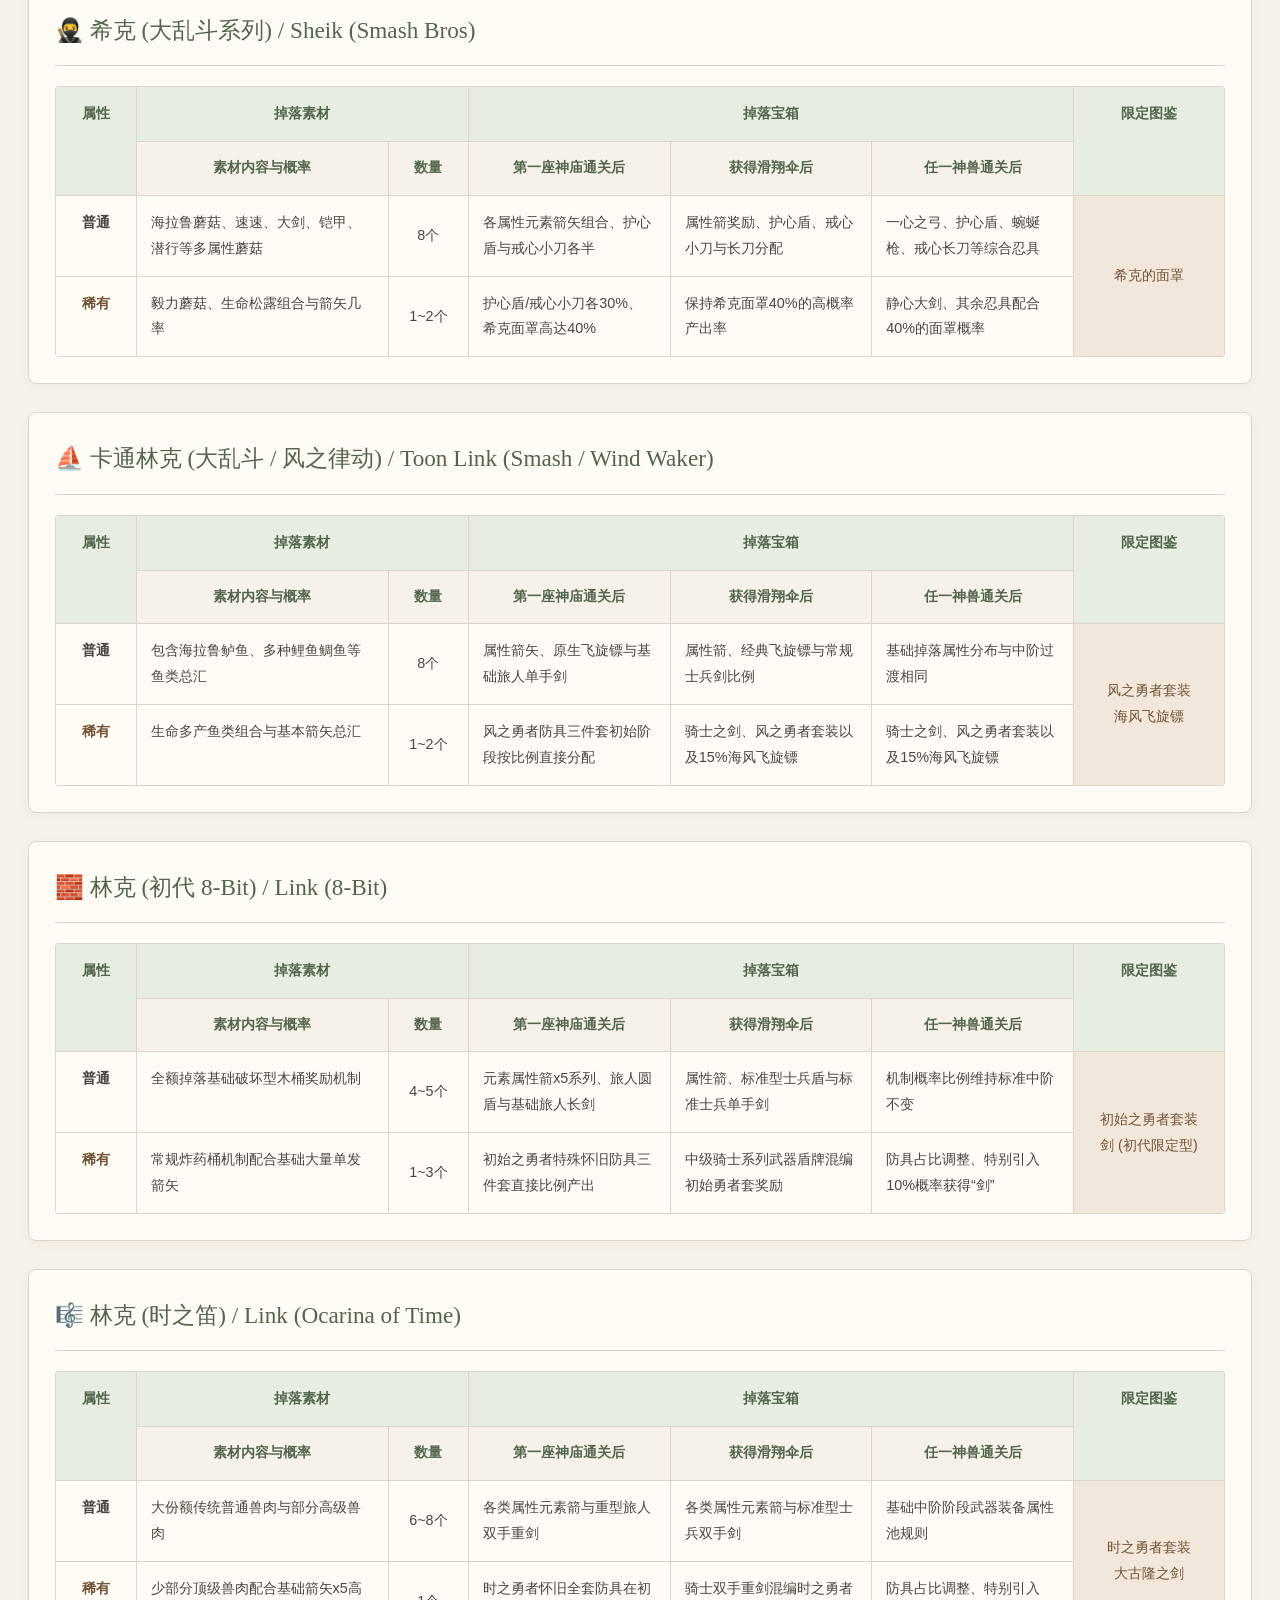
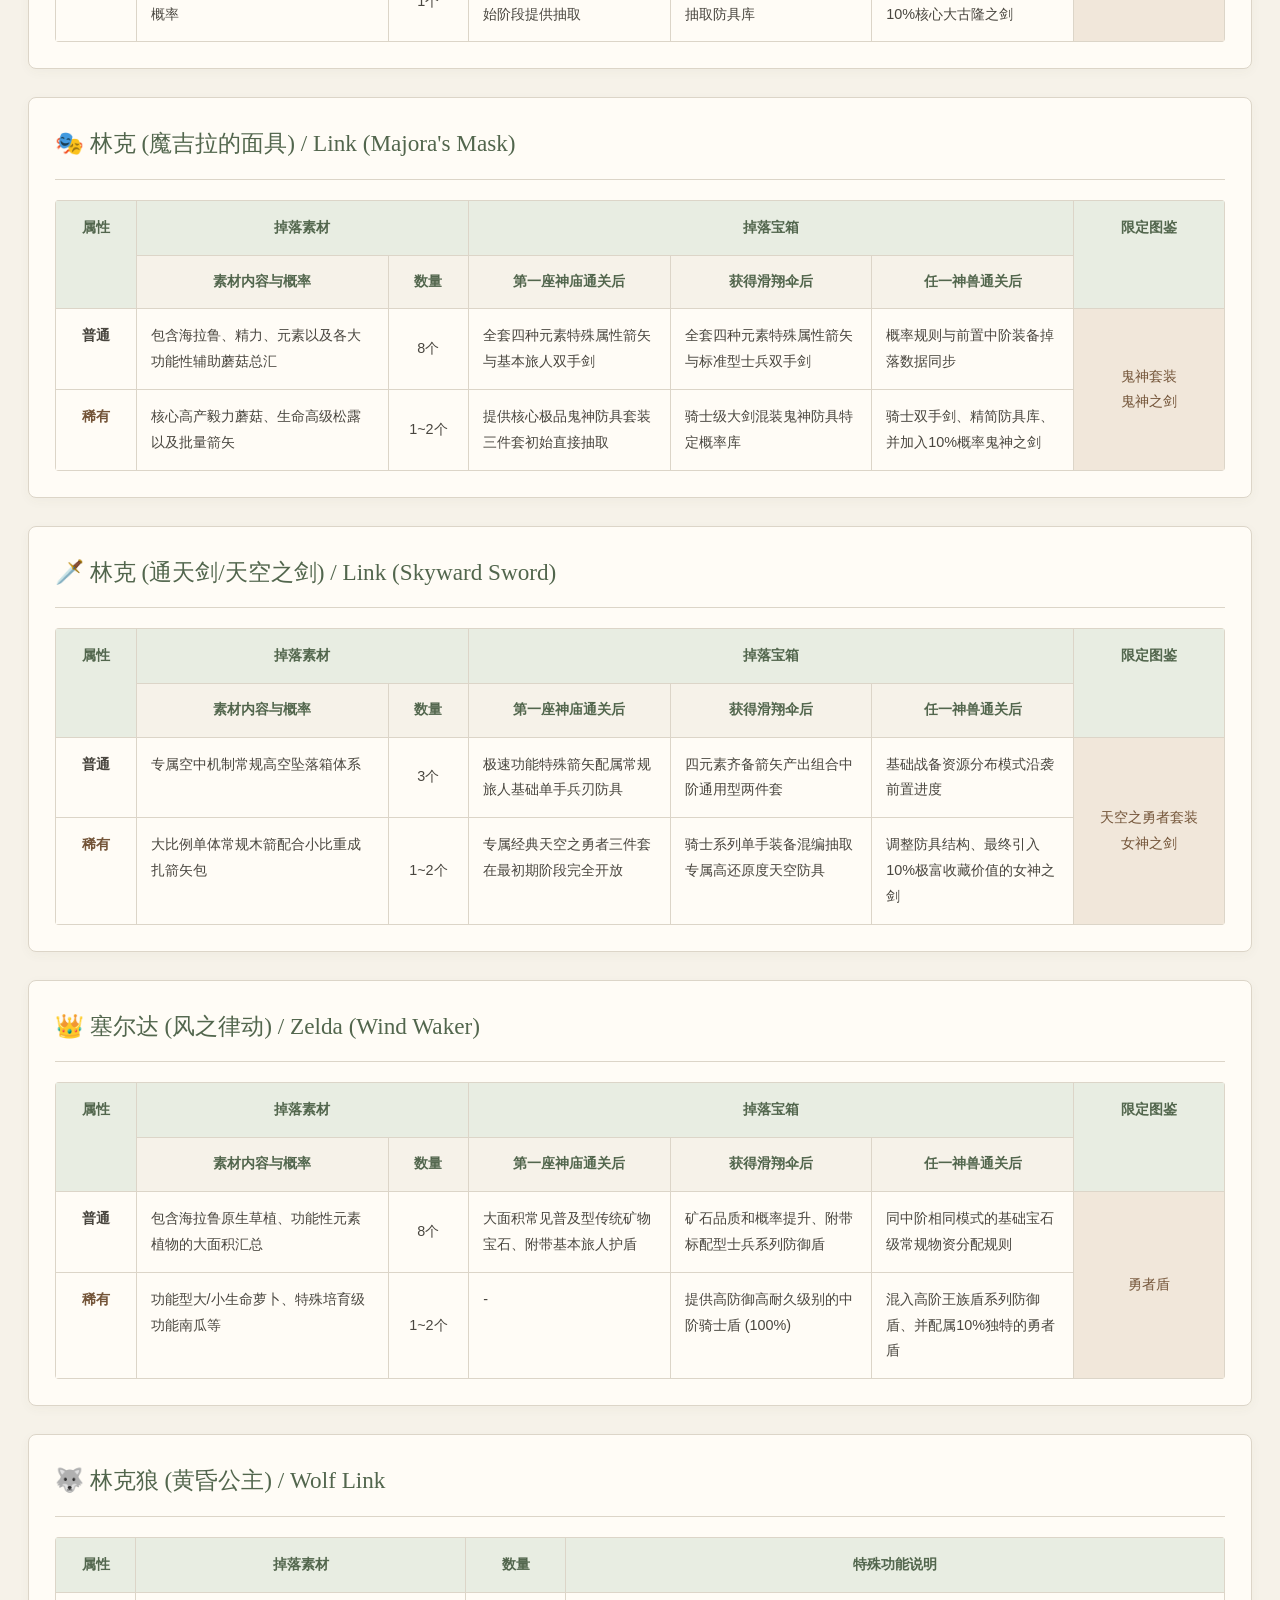
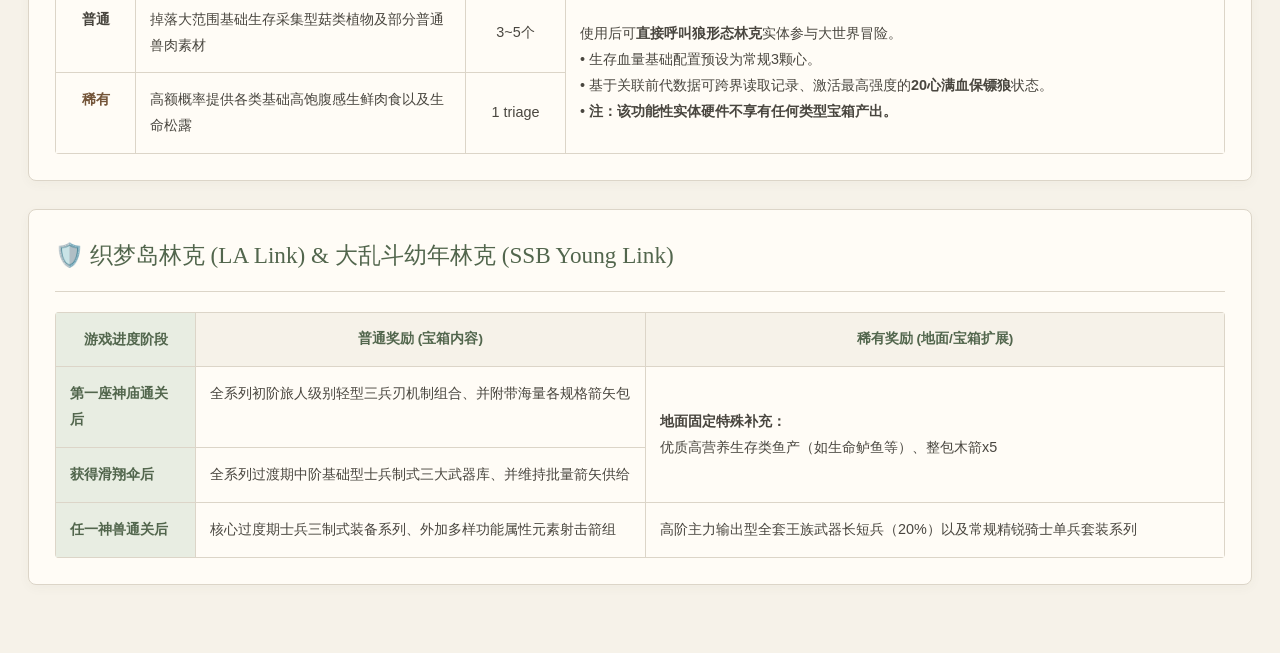
<file: Zelda/index.html>
<!DOCTYPE html>
<html lang="zh-CN">
<head>
    <meta charset="UTF-8">
    <meta name="viewport" content="width=device-width, initial-scale=1.0">
    <title>Zelda: BotW - Amiibo 独立全掉落交互图鉴</title>
    <link rel="stylesheet" href="style.css">
</head>
<body data-view="default">

<div class="container">
    <h1>BREATH OF THE WILD - AMIIBO DATA</h1>

    <div class="tabs-container">
        <button class="tab-btn active" onclick="switchView('default')">1 默认排序</button>
        <button class="tab-btn" onclick="switchView('stage1')">2 第一座神庙通关后</button>
        <button class="tab-btn" onclick="switchView('stage2')">3 获得滑翔伞后</button>
        <button class="tab-btn" onclick="switchView('stage3')">4 任一神兽通关后</button>
        <button class="tab-btn" onclick="switchView('value')">5 按价值排序</button>
    </div>

    <div id="amiibo-list">

        <div class="amiibo-section" data-default-id="1" data-value="19">
            <div class="amiibo-title">🐎 林克 (骑马) / Link (Rider)</div>
            <div class="table-wrapper">
                <table>
                    <thead>
                        <tr>
                            <th rowspan="2" style="width: 80px;">属性</th>
                            <th colspan="2">掉落素材</th>
                            <th colspan="3">掉落宝箱</th>
                            <th rowspan="2" style="width: 150px;">限定图鉴</th>
                        </tr>
                        <tr>
                            <th style="width: 250px;" class="th-sub">素材内容与概率</th>
                            <th style="width: 80px;" class="th-sub">数量</th>
                            <th style="width: 200px;" class="th-sub col-stage1">第一座神庙通关后</th>
                            <th style="width: 200px;" class="th-sub col-stage2">获得滑翔伞后</th>
                            <th style="width: 200px;" class="th-sub col-stage3">任一神兽通关后</th>
                        </tr>
                    </thead>
                    <tbody>
                        <tr>
                            <td class="rarity-tag">普通</td>
                            <td>海拉鲁蘑菇 (35%)<br>精力蘑菇 (5%)<br>冰冷蘑菇 (10%)<br>暖暖蘑菇 (10%)<br>酥麻蘑菇 (10%)<br>速速蘑菇 (10%)<br>大剑蘑菇 (5%)<br>铠甲蘑菇 (5%)<br>潜行蘑菇 (10%)</td>
                            <td rowspan="2" style="text-align: center; vertical-align: middle;">6~8个</td>
                            <td class="col-stage1">火箭x5 (10%)<br>冰箭x5 (10%)<br>电箭x5 (10%)<br>炸弹箭x5 (10%)<br>旅人之剑 (30%)<br>士兵之剑 (30%)</td>
                            <td class="col-stage2">火箭x5 (20%)<br>冰箭x5 (20%)<br>电箭x5 (20%)<br>炸弹箭x5 (15%)<br>士兵之剑 (25%)</td>
                            <td class="col-stage3">火/冰/电箭x5 (各20%)<br>炸弹箭x5 (15%)<br>士兵之剑 (25%)</td>
                            <td rowspan="2" style="text-align: center; vertical-align: middle;" class="limited-box">旅人马鞭<br>旅人马鞍</td>
                        </tr>
                        <tr>
                            <td class="rarity-tag rare-text">稀有</td>
                            <td>毅力蘑菇 (35%)<br>生命松露 (20%)<br>大生命松露 (5%)<br>箭矢x5 (40%)</td>
                            <td class="col-stage1">-</td>
                            <td class="col-stage2">骑士之剑 (30%)<br>旅人缰绳 (35%)<br>旅人马鞍 (35%)</td>
                            <td class="col-stage3">骑士之剑 (30%)<br>王族之剑 (20%)<br>月光匕首 (10%)<br>旅人缰绳 (20%)<br>旅人马鞍 (20%)</td>
                        </tr>
                    </tbody>
                </table>
            </div>
        </div>

        <div class="amiibo-section" data-default-id="2" data-value="18">
            <div class="amiibo-title">🏹 林克 (弓箭) / Link (Archer)</div>
            <div class="table-wrapper">
                <table>
                    <thead>
                        <tr>
                            <th rowspan="2" style="width: 80px;">属性</th>
                            <th colspan="2">掉落素材</th>
                            <th colspan="3">掉落宝箱</th>
                            <th rowspan="2" style="width: 150px;">限定图鉴</th>
                        </tr>
                        <tr>
                            <th style="width: 250px;" class="th-sub">素材内容与概率</th>
                            <th style="width: 80px;" class="th-sub">数量</th>
                            <th style="width: 200px;" class="th-sub col-stage1">第一座神庙通关后</th>
                            <th style="width: 200px;" class="th-sub col-stage2">获得滑翔伞后</th>
                            <th style="width: 200px;" class="th-sub col-stage3">任一神兽通关后</th>
                        </tr>
                    </thead>
                    <tbody>
                        <tr>
                            <td class="rarity-tag">普通</td>
                            <td>海拉鲁鲈鱼 (12%)<br>精力鲈鱼 (10%)<br>冰冷鳕鱼 (5%)<br>暖暖鳟鱼 (5%)<br>酥麻鳟鱼 (5%)<br>潜行鳟鱼 (5%)<br>大剑鲤鱼 (8%)<br>铠甲鲤鱼 (8%)<br>大剑鲷鱼 (6%)<br>铠甲鲷鱼 (6%)<br>兽肉 (12%)<br>高级兽肉 (3%)<br>禽肉 (12%)</td>
                            <td rowspan="2" style="text-align: center; vertical-align: middle;">8个</td>
                            <td class="col-stage1">火箭x5 (10%)<br>冰箭x5 (10%)<br>电箭x5 (10%)<br>炸弹箭x5 (10%)<br>旅人之弓 (30%)<br>士兵之弓 (30%)</td>
                            <td class="col-stage2">火箭x5 (20%)<br>冰箭x5 (20%)<br>电箭x5 (20%)<br>炸弹箭x5 (15%)<br>士兵之弓 (25%)</td>
                            <td class="col-stage3">火/冰/电箭x5 (各20%)<br>炸弹箭x5 (15%)<br>士兵之弓 (25%)</td>
                            <td rowspan="2" style="text-align: center; vertical-align: middle; color: var(--muted);">无限定</td>
                        </tr>
                        <tr>
                            <td class="rarity-tag rare-text">稀有</td>
                            <td>生命鲈鱼 (25%)<br>生命鲑鱼 (25%)<br>顶级兽肉 (10%)<br>顶级禽肉 (10%)<br>箭矢x5 (30%)</td>
                            <td class="col-stage1">-</td>
                            <td class="col-stage2">骑士之弓 (100%)</td>
                            <td class="col-stage3">骑士之弓 (70%)<br>王族之弓 (20%)<br>游隼弓 (10%)</td>
                        </tr>
                    </tbody>
                </table>
            </div>
        </div>

        <div class="amiibo-section" data-default-id="3" data-value="20">
            <div class="amiibo-title">👑 塞尔达 / Zelda</div>
            <div class="table-wrapper">
                <table>
                    <thead>
                        <tr>
                            <th rowspan="2" style="width: 80px;">属性</th>
                            <th colspan="2">掉落素材</th>
                            <th colspan="3">掉落宝箱</th>
                            <th rowspan="2" style="width: 150px;">限定图鉴</th>
                        </tr>
                        <tr>
                            <th style="width: 250px;" class="th-sub">素材内容与概率</th>
                            <th style="width: 80px;" class="th-sub">数量</th>
                            <th style="width: 200px;" class="th-sub col-stage1">第一座神庙通关后</th>
                            <th style="width: 200px;" class="th-sub col-stage2">获得滑翔伞后</th>
                            <th style="width: 200px;" class="th-sub col-stage3">任一神兽通关后</th>
                        </tr>
                    </thead>
                    <tbody>
                        <tr>
                            <td class="rarity-tag">普通</td>
                            <td>海拉鲁草 (35%)<br>冰冷香草 (10%)<br>暖暖香草 (10%)<br>酥麻香草 (10%)<br>速速胡萝卜 (10%)<br>速速紫罗兰 (5%)<br>大剑草 (5%)<br>铠甲草 (5%)<br>铠甲南瓜 (5%)<br>潜行草 (5%)</td>
                            <td rowspan="2" style="text-align: center; vertical-align: middle;">8个</td>
                            <td class="col-stage1">琥珀 (20%)<br>蛋白石 (20%)<br>黄玉 (5%)<br>蓝宝石 (5%)<br>红宝石 (5%)<br>钻石 (1%)<br>星星碎片 (1%)<br>夜光石 (3%)<br>旅人盾 (20%)<br>士兵盾 (20%)</td>
                            <td class="col-stage2">琥珀 (15%)<br>蛋白石 (33%)<br>黄玉/蓝宝/红宝 (各5%)<br>钻石 (1%)<br>星星碎片 (1%)<br>夜光石 (5%)<br>士兵盾 (30%)</td>
                            <td class="col-stage3">琥珀 (15%)<br>蛋白石 (33%)<br>黄玉/蓝宝/红宝 (各5%)<br>钻石 (1%)<br>星星碎片 (1%)<br>夜光石 (5%)<br>士兵盾 (30%)</td>
                            <td rowspan="2" style="text-align: center; vertical-align: middle; color: var(--muted);">无限定</td>
                        </tr>
                        <tr>
                            <td class="rarity-tag rare-text">稀有</td>
                            <td>生命小萝卜 (30%)<br>生命大萝卜 (10%)<br>毅力胡萝卜 (40%)</td>
                            <td class="col-stage1">-</td>
                            <td class="col-stage2">骑士盾 (100%)</td>
                            <td class="col-stage3">骑士盾 (60%)<br>王族盾 (30%)<br>太阳盾 (20%)</td>
                        </tr>
                    </tbody>
                </table>
            </div>
        </div>

        <div class="amiibo-section" data-default-id="4" data-value="5">
            <div class="amiibo-title">👾 守护者 / Guardian</div>
            <div class="table-wrapper">
                <table>
                    <thead>
                        <tr>
                            <th rowspan="2" style="width: 80px;">属性</th>
                            <th colspan="2">掉落素材</th>
                            <th colspan="3">掉落宝箱</th>
                            <th rowspan="2" style="width: 150px;">限定图鉴</th>
                        </tr>
                        <tr>
                            <th style="width: 250px;" class="th-sub">素材内容与概率</th>
                            <th style="width: 80px;" class="th-sub">数量</th>
                            <th style="width: 200px;" class="th-sub col-stage1">第一座神庙通关后</th>
                            <th style="width: 200px;" class="th-sub col-stage2">获得滑翔伞后</th>
                            <th style="width: 200px;" class="th-sub col-stage3">任一神兽通关后</th>
                        </tr>
                    </thead>
                    <tbody>
                        <tr>
                            <td class="rarity-tag">普通</td>
                            <td>铁箱 (100%)<br><small style="color: var(--muted);">破坏里面有东西</small></td>
                            <td style="text-align: center; vertical-align: middle;">3个</td>
                            <td class="col-stage1">生锈的盾/枪/剑/双手剑 (各20%)<br>守护者之盾/枪/匕首/斧 (各5%)</td>
                            <td class="col-stage2">守护者之盾/枪/匕首/斧 (各25%)</td>
                            <td class="col-stage3">守护者防具与武器系列 (含+与++不同概率)</td>
                            <td rowspan="2" style="text-align: center; vertical-align: middle;" class="limited-box">守护者之盾+ / ++<br>守护者之枪+ / ++<br>守护者之斧+ / ++</td>
                        </tr>
                        <tr>
                            <td class="rarity-tag rare-text">稀有</td>
                            <td>铁箱 (100%)</td>
                            <td style="text-align: center; vertical-align: middle;">1~2个</td>
                            <td class="col-stage1">古代核心 (95%) / 巨大古代核心 (5%)</td>
                            <td class="col-stage2">古代兵装·箭 (15%) / 箭x3 (5%) / 古代核心 (75%) / 巨大 (5%)</td>
                            <td class="col-stage3">古代兵装·箭 (15%) / 箭x3 (5%) / 古代核心 (75%) / 巨大 (5%)</td>
                        </tr>
                    </tbody>
                </table>
            </div>
        </div>

        <div class="amiibo-section" data-default-id="5" data-value="21">
            <div class="amiibo-title">🐷 波克布林 / Bokoblin</div>
            <div class="table-wrapper">
                <table>
                    <thead>
                        <tr>
                            <th rowspan="2" style="width: 80px;">属性</th>
                            <th colspan="2">掉落素材</th>
                            <th colspan="3">掉落宝箱</th>
                            <th rowspan="2" style="width: 150px;">限定图鉴</th>
                        </tr>
                        <tr>
                            <th style="width: 250px;" class="th-sub">素材内容与概率</th>
                            <th style="width: 80px;" class="th-sub">数量</th>
                            <th style="width: 200px;" class="th-sub col-stage1">第一座神庙通关后</th>
                            <th style="width: 200px;" class="th-sub col-stage2">获得滑翔伞后</th>
                            <th style="width: 200px;" class="th-sub col-stage3">任一神兽通关后</th>
                        </tr>
                    </thead>
                    <tbody>
                        <tr>
                            <td class="rarity-tag">普通</td>
                            <td>兽肉 (90%)<br>高级兽肉 (10%)</td>
                            <td style="text-align: center; vertical-align: middle;">6~8个</td>
                            <td class="col-stage1">波克/尖刺波克系列武器盾牌 (各10%)</td>
                            <td class="col-stage2">尖刺波克弓/盾/枪/棒/棍 (各20%)</td>
                            <td class="col-stage3">尖刺波克弓/盾/枪/棒/棍 (各20%)</td>
                            <td rowspan="2" style="text-align: center; vertical-align: middle; color: var(--muted);">无限定</td>
                        </tr>
                        <tr>
                            <td class="rarity-tag rare-text">稀有</td>
                            <td>顶级兽肉 (20%)<br>波克布林的肝脏 (80%)</td>
                            <td style="text-align: center; vertical-align: middle;">1个</td>
                            <td class="col-stage1">-</td>
                            <td class="col-stage2">龙骨波克弓/盾/枪/棒/棍 (各20%)</td>
                            <td class="col-stage3">龙骨波克弓/盾/枪/棒/棍 (各20%)</td>
                        </tr>
                    </tbody>
                </table>
            </div>
        </div>

        <div class="amiibo-section" data-default-id="6" data-value="8">
            <div class="amiibo-title">🧜‍♀️ 米法 / Mipha</div>
            <div class="table-wrapper">
                <table>
                    <thead>
                        <tr>
                            <th rowspan="2" style="width: 80px;">属性</th>
                            <th colspan="2">掉落素材</th>
                            <th colspan="3">掉落宝箱</th>
                            <th rowspan="2" style="width: 150px;">限定图鉴</th>
                        </tr>
                        <tr>
                            <th style="width: 250px;" class="th-sub">素材内容与概率</th>
                            <th style="width: 80px;" class="th-sub">数量</th>
                            <th style="width: 200px;" class="th-sub col-stage1">第一座神庙通关后</th>
                            <th style="width: 200px;" class="th-sub col-stage2">获得滑翔伞后</th>
                            <th style="width: 200px;" class="th-sub col-stage3">任一神兽通关后</th>
                        </tr>
                    </thead>
                    <tbody>
                        <tr>
                            <td class="rarity-tag">普通</td>
                            <td>各类鲈鱼、鲤鱼、鲷鱼、鳟鱼等水产素材及概率</td>
                            <td style="text-align: center; vertical-align: middle;">8个</td>
                            <td class="col-stage1">旅人之枪 (100%)</td>
                            <td class="col-stage2">卓拉之枪 (100%)</td>
                            <td class="col-stage3">卓拉之枪 (100%)</td>
                            <td rowspan="2" style="text-align: center; vertical-align: middle;" class="limited-box">神兽兵装·露塔</td>
                        </tr>
                        <tr>
                            <td class="rarity-tag rare-text">稀有</td>
                            <td>生命鲈鱼 (50%)<br>生命鲑鱼 (50%)</td>
                            <td style="text-align: center; vertical-align: middle;">1~2个</td>
                            <td class="col-stage1">-</td>
                            <td class="col-stage2">钻石 (20%) / 士兵之枪 (80%)</td>
                            <td class="col-stage3">钻石 (40%) / 银鳞之枪 (40%) / 神兽兵装·露塔 (20%)</td>
                        </tr>
                    </tbody>
                </table>
            </div>
        </div>

        <div class="amiibo-section" data-default-id="7" data-value="11">
            <div class="amiibo-title">🦎 达尔克尔 / Daruk</div>
            <div class="table-wrapper">
                <table>
                    <thead>
                        <tr>
                            <th rowspan="2" style="width: 80px;">属性</th>
                            <th colspan="2">掉落素材</th>
                            <th colspan="3">掉落宝箱</th>
                            <th rowspan="2" style="width: 150px;">限定图鉴</th>
                        </tr>
                        <tr>
                            <th style="width: 250px;" class="th-sub">素材内容与概率</th>
                            <th style="width: 80px;" class="th-sub">数量</th>
                            <th style="width: 200px;" class="th-sub col-stage1">第一座神庙通关后</th>
                            <th style="width: 200px;" class="th-sub col-stage2">获得滑翔伞后</th>
                            <th style="width: 200px;" class="th-sub col-stage3">任一神兽通关后</th>
                        </tr>
                    </thead>
                    <tbody>
                        <tr>
                            <td class="rarity-tag">普通</td>
                            <td>岩盐 (60%) / 打火石 (30%) / 琥珀 (10%)</td>
                            <td style="text-align: center; vertical-align: middle;">6~8个</td>
                            <td class="col-stage1">旅人双手剑 (100%)</td>
                            <td class="col-stage2">劈石剑 (100%)</td>
                            <td class="col-stage3">劈石剑 (100%)</td>
                            <td rowspan="2" style="text-align: center; vertical-align: middle;" class="limited-box">神兽兵装·鲁达尼亚</td>
                        </tr>
                        <tr>
                            <td class="rarity-tag rare-text">稀有</td>
                            <td>各种宝石素材概率说明</td>
                            <td style="text-align: center; vertical-align: middle;">1~2个</td>
                            <td class="col-stage1">-</td>
                            <td class="col-stage2">钻石 (20%) / 骑士双手剑 (80%)</td>
                            <td class="col-stage3">钻石 (40%) / 碎岩剑 (40%) / 神兽兵装·鲁达尼亚 (20%)</td>
                        </tr>
                    </tbody>
                </table>
            </div>
        </div>

        <div class="amiibo-section" data-default-id="8" data-value="9">
            <div class="amiibo-title">🦅 力巴尔 / Revali</div>
            <div class="table-wrapper">
                <table>
                    <thead>
                        <tr>
                            <th rowspan="2" style="width: 80px;">属性</th>
                            <th colspan="2">掉落素材</th>
                            <th colspan="3">掉落宝箱</th>
                            <th rowspan="2" style="width: 150px;">限定图鉴</th>
                        </tr>
                        <tr>
                            <th style="width: 250px;" class="th-sub">素材内容与概率</th>
                            <th style="width: 80px;" class="th-sub">数量</th>
                            <th style="width: 200px;" class="th-sub col-stage1">第一座神庙通关后</th>
                            <th style="width: 200px;" class="th-sub col-stage2">获得滑翔伞后</th>
                            <th style="width: 200px;" class="th-sub col-stage3">任一神兽通关后</th>
                        </tr>
                    </thead>
                    <tbody>
                        <tr>
                            <td class="rarity-tag">普通</td>
                            <td>各种水果、莲蓬、香蕉、木箭奖励概率</td>
                            <td style="text-align: center; vertical-align: middle;">8个</td>
                            <td class="col-stage1">旅人之弓 (100%)</td>
                            <td class="col-stage2">飞燕弓 (100%)</td>
                            <td class="col-stage3">飞燕弓 (100%)</td>
                            <td rowspan="2" style="text-align: center; vertical-align: middle;" class="limited-box">神兽兵装·梅德</td>
                        </tr>
                        <tr>
                            <td class="rarity-tag rare-text">稀有</td>
                            <td>生命榴莲 (70%) / 箭矢x5 (30%)</td>
                            <td style="text-align: center; vertical-align: middle;">1~2个</td>
                            <td class="col-stage1">-</td>
                            <td class="col-stage2">钻石 (20%) / 士兵弓 (80%)</td>
                            <td class="col-stage3">钻石 (40%) / 游隼弓 (40%) / 神兽兵装·梅德 (20%)</td>
                        </tr>
                    </tbody>
                </table>
            </div>
        </div>

        <div class="amiibo-section" data-default-id="9" data-value="10">
            <div class="amiibo-title">⚡ 乌尔波扎 / Urbosa</div>
            <div class="table-wrapper">
                <table>
                    <thead>
                        <tr>
                            <th rowspan="2" style="width: 80px;">属性</th>
                            <th colspan="2">掉落素材</th>
                            <th colspan="3">掉落宝箱</th>
                            <th rowspan="2" style="width: 150px;">限定图鉴</th>
                        </tr>
                        <tr>
                            <th style="width: 250px;" class="th-sub">素材内容与概率</th>
                            <th style="width: 80px;" class="th-sub">数量</th>
                            <th style="width: 200px;" class="th-sub col-stage1">第一座神庙通关后</th>
                            <th style="width: 200px;" class="th-sub col-stage2">获得滑翔伞后</th>
                            <th style="width: 200px;" class="th-sub col-stage3">任一神兽通关后</th>
                        </tr>
                    </thead>
                    <tbody>
                        <tr>
                            <td class="rarity-tag">普通</td>
                            <td>各式兽肉、禽肉素材基础组合</td>
                            <td style="text-align: center; vertical-align: middle;">6~8个</td>
                            <td class="col-stage1">旅人之剑 (50%) / 旅人盾 (50%)</td>
                            <td class="col-stage2">格鲁德匕首 (50%) / 格鲁德盾 (50%)</td>
                            <td class="col-stage3">格鲁德匕首 (50%) / 格鲁德盾 (50%)</td>
                            <td rowspan="2" style="text-align: center; vertical-align: middle;" class="limited-box">神兽兵装·娜波力斯</td>
                        </tr>
                        <tr>
                            <td class="rarity-tag rare-text">稀有</td>
                            <td>顶级兽肉/禽肉及电箭概率</td>
                            <td style="text-align: center; vertical-align: middle;">1~2个</td>
                            <td class="col-stage1">-</td>
                            <td class="col-stage2">钻石 (20%) / 士兵剑与盾组合</td>
                            <td class="col-stage3">钻石 (40%) / 月光匕首 (20%) / 太阳盾 (20%) / 神兽兵装 (20%)</td>
                        </tr>
                    </tbody>
                </table>
            </div>
        </div>

        <div class="amiibo-section" data-default-id="10" data-value="2">
            <div class="amiibo-title">✨ 塞尔达 (大乱斗系列) / Zelda (Smash Bros)</div>
            <div class="table-wrapper">
                <table>
                    <thead>
                        <tr>
                            <th rowspan="2" style="width: 80px;">属性</th>
                            <th colspan="2">掉落素材</th>
                            <th colspan="3">掉落宝箱</th>
                            <th rowspan="2" style="width: 150px;">限定图鉴</th>
                        </tr>
                        <tr>
                            <th style="width: 250px;" class="th-sub">素材内容与概率</th>
                            <th style="width: 80px;" class="th-sub">数量</th>
                            <th style="width: 200px;" class="th-sub col-stage1">第一座神庙通关后</th>
                            <th style="width: 200px;" class="th-sub col-stage2">获得滑翔伞后</th>
                            <th style="width: 200px;" class="th-sub col-stage3">任一神兽通关后</th>
                        </tr>
                    </thead>
                    <tbody>
                        <tr>
                            <td class="rarity-tag">普通</td>
                            <td>海拉鲁草、各式蔬菜与草药奖励</td>
                            <td style="text-align: center; vertical-align: middle;">8个</td>
                            <td class="col-stage1">各种矿石组合以及旅人之弓概率</td>
                            <td class="col-stage2">各种矿石占比以及高级士兵弓箭概率</td>
                            <td class="col-stage3">高级矿石概率增加与士兵之弓占比</td>
                            <td rowspan="2" style="text-align: center; vertical-align: middle;" class="limited-box">黄昏之光弓</td>
                        </tr>
                        <tr>
                            <td class="rarity-tag rare-text">稀有</td>
                            <td>大萝卜、毅力胡萝卜、宁静公主组合</td>
                            <td style="text-align: center; vertical-align: middle;">2~3个</td>
                            <td class="col-stage1">-</td>
                            <td class="col-stage2">骑士之弓 (100%)</td>
                            <td class="col-stage3">骑士之弓 (60%) / 王族之弓 (30%) / 黄昏之光弓 (10%) 🌟</td>
                        </tr>
                    </tbody>
                </table>
            </div>
        </div>

        <div class="amiibo-section" data-default-id="11" data-value="3">
            <div class="amiibo-title">🐎 林克 (大乱斗 / 黄昏公主) / Link (Smash / Twilight Princess)</div>
            <div class="table-wrapper">
                <table>
                    <thead>
                        <tr>
                            <th rowspan="2" style="width: 80px;">属性</th>
                            <th colspan="2">掉落素材</th>
                            <th colspan="3">掉落宝箱</th>
                            <th rowspan="2" style="width: 150px;">限定图鉴</th>
                        </tr>
                        <tr>
                            <th style="width: 250px;" class="th-sub">素材内容与概率</th>
                            <th style="width: 80px;" class="th-sub">数量</th>
                            <th style="width: 200px;" class="th-sub col-stage1">第一座神庙通关后</th>
                            <th style="width: 200px;" class="th-sub col-stage2">获得滑翔伞后</th>
                            <th style="width: 200px;" class="th-sub col-stage3">任一神兽通关后</th>
                        </tr>
                    </thead>
                    <tbody>
                        <tr>
                            <td class="rarity-tag">普通</td>
                            <td>丰富的苹果、椰子、蜜瓜等多属性水果</td>
                            <td style="text-align: center; vertical-align: middle;">8个</td>
                            <td class="col-stage1">各种属性箭x5与基础旅人武器盾牌</td>
                            <td class="col-stage2">各种属性箭x5与中阶士兵武器盾牌</td>
                            <td class="col-stage3">同基础中阶进度武器与盾牌占比</td>
                            <td rowspan="2" style="text-align: center; vertical-align: middle;" class="limited-box">黄昏之勇者套装<br><span style="color: #ff5555;">光之马伊波娜</span></td>
                        </tr>
                        <tr>
                            <td class="rarity-tag rare-text">稀有</td>
                            <td>生命榴莲 (40%) / 箭矢x60 (60%)</td>
                            <td style="text-align: center; vertical-align: middle;">1~2个</td>
                            <td class="col-stage1">黄昏之勇者帽子/衣服/裤子特殊分配</td>
                            <td class="col-stage2">骑士盾与剑、黄昏勇者防具稀有混落</td>
                            <td class="col-stage3">骑士系列、黄昏防具系列动态综合概率</td>
                        </tr>
                    </tbody>
                </table>
            </div>
        </div>

        <div class="amiibo-section" data-default-id="12" data-value="16">
            <div class="amiibo-title">🧔 加依多夫 (大乱斗系列) / Ganondorf (Smash Bros)</div>
            <div class="table-wrapper">
                <table>
                    <thead>
                        <tr>
                            <th rowspan="2" style="width: 80px;">属性</th>
                            <th colspan="2">掉落素材</th>
                            <th colspan="3">掉落宝箱</th>
                            <th rowspan="2" style="width: 150px;">限定图鉴</th>
                        </tr>
                        <tr>
                            <th style="width: 250px;" class="th-sub">素材内容与概率</th>
                            <th style="width: 80px;" class="th-sub">数量</th>
                            <th style="width: 200px;" class="th-sub col-stage1">第一座神庙通关后</th>
                            <th style="width: 200px;" class="th-sub col-stage2">获得滑翔伞后</th>
                            <th style="width: 200px;" class="th-sub col-stage3">任一神兽通关后</th>
                        </tr>
                    </thead>
                    <tbody>
                        <tr>
                            <td class="rarity-tag">普通</td>
                            <td>木桶 (100%)<br><small style="color: var(--muted);">破坏内部掉落基础道具</small></td>
                            <td style="text-align: center; vertical-align: middle;">4~5个</td>
                            <td class="col-stage1">包含基础琥珀、各种单体宝石以及旅人双手大剑</td>
                            <td class="col-stage2">引入格鲁德大剑、莫利布林肝脏、多种宝石综合比</td>
                            <td class="col-stage3">格鲁德双手大剑概率增加、极低概率莱尼尔肝脏</td>
                            <td rowspan="2" style="text-align: center; vertical-align: middle;" class="limited-box">六贤者之剑</td>
                        </tr>
                        <tr>
                            <td class="rarity-tag rare-text">稀有</td>
                            <td>炸药桶 (60%) / 波克布林的肝脏 (40%)</td>
                            <td style="text-align: center; vertical-align: middle;">1~2个</td>
                            <td class="col-stage1">-</td>
                            <td class="col-stage2">骑士双手剑 (100%)</td>
                            <td class="col-stage3">骑士双手剑 (75%) / 六贤者之剑 (25%)</td>
                        </tr>
                    </tbody>
                </table>
            </div>
        </div>

        <div class="amiibo-section" data-default-id="13" data-value="7">
            <div class="amiibo-title">🥷 希克 (大乱斗系列) / Sheik (Smash Bros)</div>
            <div class="table-wrapper">
                <table>
                    <thead>
                        <tr>
                            <th rowspan="2" style="width: 80px;">属性</th>
                            <th colspan="2">掉落素材</th>
                            <th colspan="3">掉落宝箱</th>
                            <th rowspan="2" style="width: 150px;">限定图鉴</th>
                        </tr>
                        <tr>
                            <th style="width: 250px;" class="th-sub">素材内容与概率</th>
                            <th style="width: 80px;" class="th-sub">数量</th>
                            <th style="width: 200px;" class="th-sub col-stage1">第一座神庙通关后</th>
                            <th style="width: 200px;" class="th-sub col-stage2">获得滑翔伞后</th>
                            <th style="width: 200px;" class="th-sub col-stage3">任一神兽通关后</th>
                        </tr>
                    </thead>
                    <tbody>
                        <tr>
                            <td class="rarity-tag">普通</td>
                            <td>海拉鲁蘑菇、速速、大剑、铠甲、潜行等多属性蘑菇</td>
                            <td style="text-align: center; vertical-align: middle;">8个</td>
                            <td class="col-stage1">各属性元素箭矢组合、护心盾与戒心小刀各半</td>
                            <td class="col-stage2">属性箭奖励、护心盾、戒心小刀与长刀分配</td>
                            <td class="col-stage3">一心之弓、护心盾、蜿蜒枪、戒心长刀等综合忍具</td>
                            <td rowspan="2" style="text-align: center; vertical-align: middle;" class="limited-box">希克的面罩</td>
                        </tr>
                        <tr>
                            <td class="rarity-tag rare-text">稀有</td>
                            <td>毅力蘑菇、生命松露组合与箭矢几率</td>
                            <td style="text-align: center; vertical-align: middle;">1~2个</td>
                            <td class="col-stage1">护心盾/戒心小刀各30%、希克面罩高达40%</td>
                            <td class="col-stage2">保持希克面罩40%的高概率产出率</td>
                            <td class="col-stage3">静心大剑、其余忍具配合40%的面罩概率</td>
                        </tr>
                    </tbody>
                </table>
            </div>
        </div>

        <div class="amiibo-section" data-default-id="14" data-value="13">
            <div class="amiibo-title">⛵ 卡通林克 (大乱斗 / 风之律动) / Toon Link (Smash / Wind Waker)</div>
            <div class="table-wrapper">
                <table>
                    <thead>
                        <tr>
                            <th rowspan="2" style="width: 80px;">属性</th>
                            <th colspan="2">掉落素材</th>
                            <th colspan="3">掉落宝箱</th>
                            <th rowspan="2" style="width: 150px;">限定图鉴</th>
                        </tr>
                        <tr>
                            <th style="width: 250px;" class="th-sub">素材内容与概率</th>
                            <th style="width: 80px;" class="th-sub">数量</th>
                            <th style="width: 200px;" class="th-sub col-stage1">第一座神庙通关后</th>
                            <th style="width: 200px;" class="th-sub col-stage2">获得滑翔伞后</th>
                            <th style="width: 200px;" class="th-sub col-stage3">任一神兽通关后</th>
                        </tr>
                    </thead>
                    <tbody>
                        <tr>
                            <td class="rarity-tag">普通</td>
                            <td>包含海拉鲁鲈鱼、多种鲤鱼鲷鱼等鱼类总汇</td>
                            <td style="text-align: center; vertical-align: middle;">8个</td>
                            <td class="col-stage1">属性箭矢、原生飞旋镖与基础旅人单手剑</td>
                            <td class="col-stage2">属性箭、经典飞旋镖与常规士兵剑比例</td>
                            <td class="col-stage3">基础掉落属性分布与中阶过渡相同</td>
                            <td rowspan="2" style="text-align: center; vertical-align: middle;" class="limited-box">风之勇者套装<br>海风飞旋镖</td>
                        </tr>
                        <tr>
                            <td class="rarity-tag rare-text">稀有</td>
                            <td>生命多产鱼类组合与基本箭矢总汇</td>
                            <td style="text-align: center; vertical-align: middle;">1~2个</td>
                            <td class="col-stage1">风之勇者防具三件套初始阶段按比例直接分配</td>
                            <td class="col-stage2">骑士之剑、风之勇者套装以及15%海风飞旋镖</td>
                            <td class="col-stage3">骑士之剑、风之勇者套装以及15%海风飞旋镖</td>
                        </tr>
                    </tbody>
                </table>
            </div>
        </div>

        <div class="amiibo-section" data-default-id="15" data-value="15">
            <div class="amiibo-title">🧱 林克 (初代 8-Bit) / Link (8-Bit)</div>
            <div class="table-wrapper">
                <table>
                    <thead>
                        <tr>
                            <th rowspan="2" style="width: 80px;">属性</th>
                            <th colspan="2">掉落素材</th>
                            <th colspan="3">掉落宝箱</th>
                            <th rowspan="2" style="width: 150px;">限定图鉴</th>
                        </tr>
                        <tr>
                            <th style="width: 250px;" class="th-sub">素材内容与概率</th>
                            <th style="width: 80px;" class="th-sub">数量</th>
                            <th style="width: 200px;" class="th-sub col-stage1">第一座神庙通关后</th>
                            <th style="width: 200px;" class="th-sub col-stage2">获得滑翔伞后</th>
                            <th style="width: 200px;" class="th-sub col-stage3">任一神兽通关后</th>
                        </tr>
                    </thead>
                    <tbody>
                        <tr>
                            <td class="rarity-tag">普通</td>
                            <td>全额掉落基础破坏型木桶奖励机制</td>
                            <td style="text-align: center; vertical-align: middle;">4~5个</td>
                            <td class="col-stage1">元素属性箭x5系列、旅人圆盾与基础旅人长剑</td>
                            <td class="col-stage2">属性箭、标准型士兵盾与标准士兵单手剑</td>
                            <td class="col-stage3">机制概率比例维持标准中阶不变</td>
                            <td rowspan="2" style="text-align: center; vertical-align: middle;" class="limited-box">初始之勇者套装<br>剑 (初代限定型)</td>
                        </tr>
                        <tr>
                            <td class="rarity-tag rare-text">稀有</td>
                            <td>常规炸药桶机制配合基础大量单发箭矢</td>
                            <td style="text-align: center; vertical-align: middle;">1~3个</td>
                            <td class="col-stage1">初始之勇者特殊怀旧防具三件套直接比例产出</td>
                            <td class="col-stage2">中级骑士系列武器盾牌混编初始勇者套奖励</td>
                            <td class="col-stage3">防具占比调整、特别引入10%概率获得“剑”</td>
                        </tr>
                    </tbody>
                </table>
            </div>
        </div>

        <div class="amiibo-section" data-default-id="16" data-value="6">
            <div class="amiibo-title">🎼 林克 (时之笛) / Link (Ocarina of Time)</div>
            <div class="table-wrapper">
                <table>
                    <thead>
                        <tr>
                            <th rowspan="2" style="width: 80px;">属性</th>
                            <th colspan="2">掉落素材</th>
                            <th colspan="3">掉落宝箱</th>
                            <th rowspan="2" style="width: 150px;">限定图鉴</th>
                        </tr>
                        <tr>
                            <th style="width: 250px;" class="th-sub">素材内容与概率</th>
                            <th style="width: 80px;" class="th-sub">数量</th>
                            <th style="width: 200px;" class="th-sub col-stage1">第一座神庙通关后</th>
                            <th style="width: 200px;" class="th-sub col-stage2">获得滑翔伞后</th>
                            <th style="width: 200px;" class="th-sub col-stage3">任一神兽通关后</th>
                        </tr>
                    </thead>
                    <tbody>
                        <tr>
                            <td class="rarity-tag">普通</td>
                            <td>大份额传统普通兽肉与部分高级兽肉</td>
                            <td style="text-align: center; vertical-align: middle;">6~8个</td>
                            <td class="col-stage1">各类属性元素箭与重型旅人双手重剑</td>
                            <td class="col-stage2">各类属性元素箭与标准型士兵双手剑</td>
                            <td class="col-stage3">基础中阶阶段武器装备属性池规则</td>
                            <td rowspan="2" style="text-align: center; vertical-align: middle;" class="limited-box">时之勇者套装<br>大古隆之剑</td>
                        </tr>
                        <tr>
                            <td class="rarity-tag rare-text">稀有</td>
                            <td>少部分顶级兽肉配合基础箭矢x5高概率</td>
                            <td style="text-align: center; vertical-align: middle;">1个</td>
                            <td class="col-stage1">时之勇者怀旧全套防具在初始阶段提供抽取</td>
                            <td class="col-stage2">骑士双手重剑混编时之勇者抽取防具库</td>
                            <td class="col-stage3">防具占比调整、特别引入10%核心大古隆之剑</td>
                        </tr>
                    </tbody>
                </table>
            </div>
        </div>

        <div class="amiibo-section" data-default-id="17" data-value="1">
            <div class="amiibo-title">🎭 林克 (魔吉拉的面具) / Link (Majora's Mask)</div>
            <div class="table-wrapper">
                <table>
                    <thead>
                        <tr>
                            <th rowspan="2" style="width: 80px;">属性</th>
                            <th colspan="2">掉落素材</th>
                            <th colspan="3">掉落宝箱</th>
                            <th rowspan="2" style="width: 150px;">限定图鉴</th>
                        </tr>
                        <tr>
                            <th style="width: 250px;" class="th-sub">素材内容与概率</th>
                            <th style="width: 80px;" class="th-sub">数量</th>
                            <th style="width: 200px;" class="th-sub col-stage1">第一座神庙通关后</th>
                            <th style="width: 200px;" class="th-sub col-stage2">获得滑翔伞后</th>
                            <th style="width: 200px;" class="th-sub col-stage3">任一神兽通关后</th>
                        </tr>
                    </thead>
                    <tbody>
                        <tr>
                            <td class="rarity-tag">普通</td>
                            <td>包含海拉鲁、精力、元素以及各大功能性辅助蘑菇总汇</td>
                            <td style="text-align: center; vertical-align: middle;">8个</td>
                            <td class="col-stage1">全套四种元素特殊属性箭矢与基本旅人双手剑</td>
                            <td class="col-stage2">全套四种元素特殊属性箭矢与标准型士兵双手剑</td>
                            <td class="col-stage3">概率规则与前置中阶装备掉落数据同步</td>
                            <td rowspan="2" style="text-align: center; vertical-align: middle;" class="limited-box">鬼神套装<br>鬼神之剑</td>
                        </tr>
                        <tr>
                            <td class="rarity-tag rare-text">稀有</td>
                            <td>核心高产毅力蘑菇、生命高级松露以及批量箭矢</td>
                            <td style="text-align: center; vertical-align: middle;">1~2个</td>
                            <td class="col-stage1">提供核心极品鬼神防具套装三件套初始直接抽取</td>
                            <td class="col-stage2">骑士级大剑混装鬼神防具特定概率库</td>
                            <td class="col-stage3">骑士双手剑、精简防具库、并加入10%概率鬼神之剑</td>
                        </tr>
                    </tbody>
                </table>
            </div>
        </div>

        <div class="amiibo-section" data-default-id="18" data-value="12">
            <div class="amiibo-title">🗡️ 林克 (通天剑/天空之剑) / Link (Skyward Sword)</div>
            <div class="table-wrapper">
                <table>
                    <thead>
                        <tr>
                            <th rowspan="2" style="width: 80px;">属性</th>
                            <th colspan="2">掉落素材</th>
                            <th colspan="3">掉落宝箱</th>
                            <th rowspan="2" style="width: 150px;">限定图鉴</th>
                        </tr>
                        <tr>
                            <th style="width: 250px;" class="th-sub">素材内容与概率</th>
                            <th style="width: 80px;" class="th-sub">数量</th>
                            <th style="width: 200px;" class="th-sub col-stage1">第一座神庙通关后</th>
                            <th style="width: 200px;" class="th-sub col-stage2">获得滑翔伞后</th>
                            <th style="width: 200px;" class="th-sub col-stage3">任一神兽通关后</th>
                        </tr>
                    </thead>
                    <tbody>
                        <tr>
                            <td class="rarity-tag">普通</td>
                            <td>专属空中机制常规高空坠落箱体系</td>
                            <td style="text-align: center; vertical-align: middle;">3个</td>
                            <td class="col-stage1">极速功能特殊箭矢配属常规旅人基础单手兵刃防具</td>
                            <td class="col-stage2">四元素齐备箭矢产出组合中阶通用型两件套</td>
                            <td class="col-stage3">基础战备资源分布模式沿袭前置进度</td>
                            <td rowspan="2" style="text-align: center; vertical-align: middle;" class="limited-box">天空之勇者套装<br>女神之剑</td>
                        </tr>
                        <tr>
                            <td class="rarity-tag rare-text">稀有</td>
                            <td>大比例单体常规木箭配合小比重成扎箭矢包</td>
                            <td style="text-align: center; vertical-align: middle;">1~2个</td>
                            <td class="col-stage1">专属经典天空之勇者三件套在最初期阶段完全开放</td>
                            <td class="col-stage2">骑士系列单手装备混编抽取专属高还原度天空防具</td>
                            <td class="col-stage3">调整防具结构、最终引入10%极富收藏价值的女神之剑</td>
                        </tr>
                    </tbody>
                </table>
            </div>
        </div>

        <div class="amiibo-section" data-default-id="19" data-value="17">
            <div class="amiibo-title">👑 塞尔达 (风之律动) / Zelda (Wind Waker)</div>
            <div class="table-wrapper">
                <table>
                    <thead>
                        <tr>
                            <th rowspan="2" style="width: 80px;">属性</th>
                            <th colspan="2">掉落素材</th>
                            <th colspan="3">掉落宝箱</th>
                            <th rowspan="2" style="width: 150px;">限定图鉴</th>
                        </tr>
                        <tr>
                            <th style="width: 250px;" class="th-sub">素材内容与概率</th>
                            <th style="width: 80px;" class="th-sub">数量</th>
                            <th style="width: 200px;" class="th-sub col-stage1">第一座神庙通关后</th>
                            <th style="width: 200px;" class="th-sub col-stage2">获得滑翔伞后</th>
                            <th style="width: 200px;" class="th-sub col-stage3">任一神兽通关后</th>
                        </tr>
                    </thead>
                    <tbody>
                        <tr>
                            <td class="rarity-tag">普通</td>
                            <td>包含海拉鲁原生草植、功能性元素植物的大面积汇总</td>
                            <td style="text-align: center; vertical-align: middle;">8个</td>
                            <td class="col-stage1">大面积常见普及型传统矿物宝石、附带基本旅人护盾</td>
                            <td class="col-stage2">矿石品质和概率提升、附带标配型士兵系列防御盾</td>
                            <td class="col-stage3">同中阶相同模式的基础宝石级常规物资分配规则</td>
                            <td rowspan="2" style="text-align: center; vertical-align: middle;" class="limited-box">勇者盾</td>
                        </tr>
                        <tr>
                            <td class="rarity-tag rare-text">稀有</td>
                            <td>功能型大/小生命萝卜、特殊培育级功能南瓜等</td>
                            <td style="text-align: center; vertical-align: middle;">1~2个</td>
                            <td class="col-stage1">-</td>
                            <td class="col-stage2">提供高防御高耐久级别的中阶骑士盾 (100%)</td>
                            <td class="col-stage3">混入高阶王族盾系列防御盾、并配属10%独特的勇者盾</td>
                        </tr>
                    </tbody>
                </table>
            </div>
        </div>

        <div class="amiibo-section" data-default-id="20" data-value="4">
            <div class="amiibo-title">🐺 林克狼 (黄昏公主) / Wolf Link</div>
            <div class="table-wrapper">
                <table>
                    <thead>
                        <tr>
                            <th style="width: 80px;">属性</th>
                            <th style="width: 330px;">掉落素材</th>
                            <th style="width: 100px;">数量</th>
                            <th>特殊功能说明</th>
                        </tr>
                    </thead>
                    <tbody>
                        <tr>
                            <td class="rarity-tag">普通</td>
                            <td>掉落大范围基础生存采集型菇类植物及部分普通兽肉素材</td>
                            <td style="text-align: center; vertical-align: middle;">3~5个</td>
                            <td rowspan="2" style="vertical-align: middle; line-height: 1.8;">
                                使用后可<strong>直接呼叫狼形态林克</strong>实体参与大世界冒险。<br>
                                • 生存血量基础配置预设为常规3颗心。<br>
                                • 基于关联前代数据可跨界读取记录、激活最高强度的<strong>20心满血保镖狼</strong>状态。<br>
                                • <strong>注：该功能性实体硬件不享有任何类型宝箱产出。</strong>
                            </td>
                        </tr>
                        <tr>
                            <td class="rarity-tag rare-text">稀有</td>
                            <td>高额概率提供各类基础高饱腹感生鲜肉食以及生命松露</td>
                            <td style="text-align: center; vertical-align: middle;">1 triage</td>
                        </tr>
                    </tbody>
                </table>
            </div>
        </div>

        <div class="amiibo-section" data-default-id="21" data-value="14">
            <div class="amiibo-title">🛡️ 织梦岛林克 (LA Link) & 大乱斗幼年林克 (SSB Young Link)</div>
            <div class="table-wrapper">
                <table>
                    <thead>
                        <tr>
                            <th style="width: 140px;">游戏进度阶段</th>
                            <th style="width: 450px;" class="th-sub">普通奖励 (宝箱内容)</th>
                            <th class="th-sub">稀有奖励 (地面/宝箱扩展)</th>
                        </tr>
                    </thead>
                    <tbody>
                        <tr class="col-stage1">
                            <th style="background: var(--sage-light); text-align: left;">第一座神庙通关后</th>
                            <td>全系列初阶旅人级别轻型三兵刃机制组合、并附带海量各规格箭矢包</td>
                            <td rowspan="2" style="vertical-align: middle;"><strong>地面固定特殊补充：</strong><br>优质高营养生存类鱼产（如生命鲈鱼等）、整包木箭x5</td>
                        </tr>
                        <tr class="col-stage2">
                            <th style="background: var(--sage-light); text-align: left;">获得滑翔伞后</th>
                            <td>全系列过渡期中阶基础型士兵制式三大武器库、并维持批量箭矢供给</td>
                        </tr>
                        <tr class="col-stage3">
                            <th style="background: var(--sage-light); text-align: left;">任一神兽通关后</th>
                            <td>核心过度期士兵三制式装备系列、外加多样功能属性元素射击箭组</td>
                            <td>高阶主力输出型全套王族武器长短兵（20%）以及常规精锐骑士单兵套装系列</td>
                        </tr>
                    </tbody>
                </table>
            </div>
        </div>

    </div>
</div>

<script>
    // 动态视图与重排主逻辑
    function switchView(viewType) {
        // 1. 同步切换所有按钮的激活高亮状态
        const buttons = document.querySelectorAll('.tab-btn');
        buttons.forEach(btn => btn.classList.remove('active'));
        
        // 捕捉被按下的按钮并使其高亮
        const eventBtn = event ? event.target : null;
        if(eventBtn) eventBtn.classList.add('active');

        // 2. 将状态绑定到 body 标签上，利用 CSS 规则瞬间弱化非核心列、高亮聚焦列
        document.body.setAttribute('data-view', viewType);

        // 3. 处理价值排序或恢复原状的重组逻辑
        const listContainer = document.getElementById('amiibo-list');
        const items = Array.from(listContainer.getElementsByClassName('amiibo-section'));

        if (viewType === 'value') {
            // “按价值排序”：从小到大排列（因为 1 代表穆修拉面具第一名，数值越低代表顺位越高）
            items.sort((a, b) => {
                let valA = parseInt(a.getAttribute('data-value')) || 99;
                let valB = parseInt(b.getAttribute('data-value')) || 99;
                return valA - valB;
            });
        } else {
            // 默认排序（或者其他进度状态）：恢复 1 到 21 原版顺位
            items.sort((a, b) => {
                let idA = parseInt(a.getAttribute('data-default-id')) || 0;
                let idB = parseInt(b.getAttribute('data-default-id')) || 0;
                return idA - idB;
            });
        }

        // 清空列表并以极高的执行速度重新渲染排列好的 DOM 节点
        listContainer.innerHTML = '';
        items.forEach(item => listContainer.appendChild(item));
    }
</script>

</body>
</html>
</file>
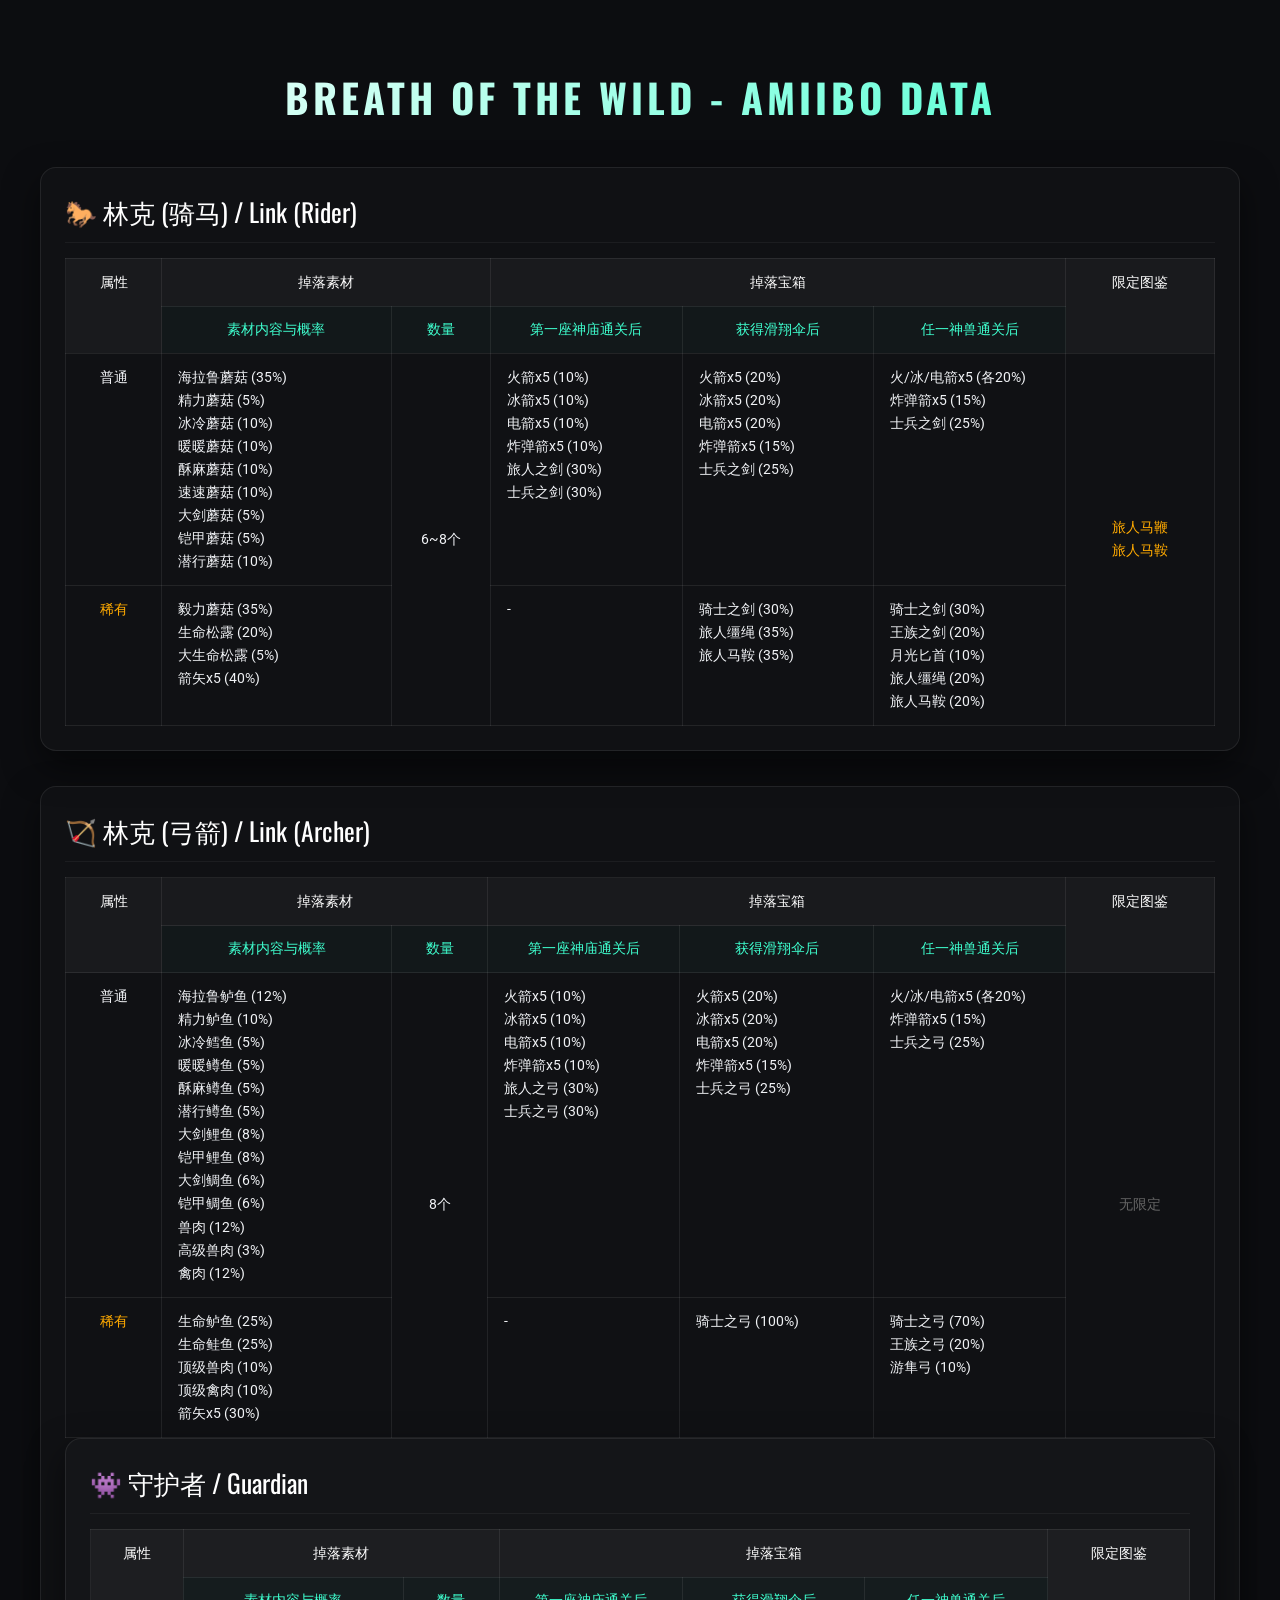
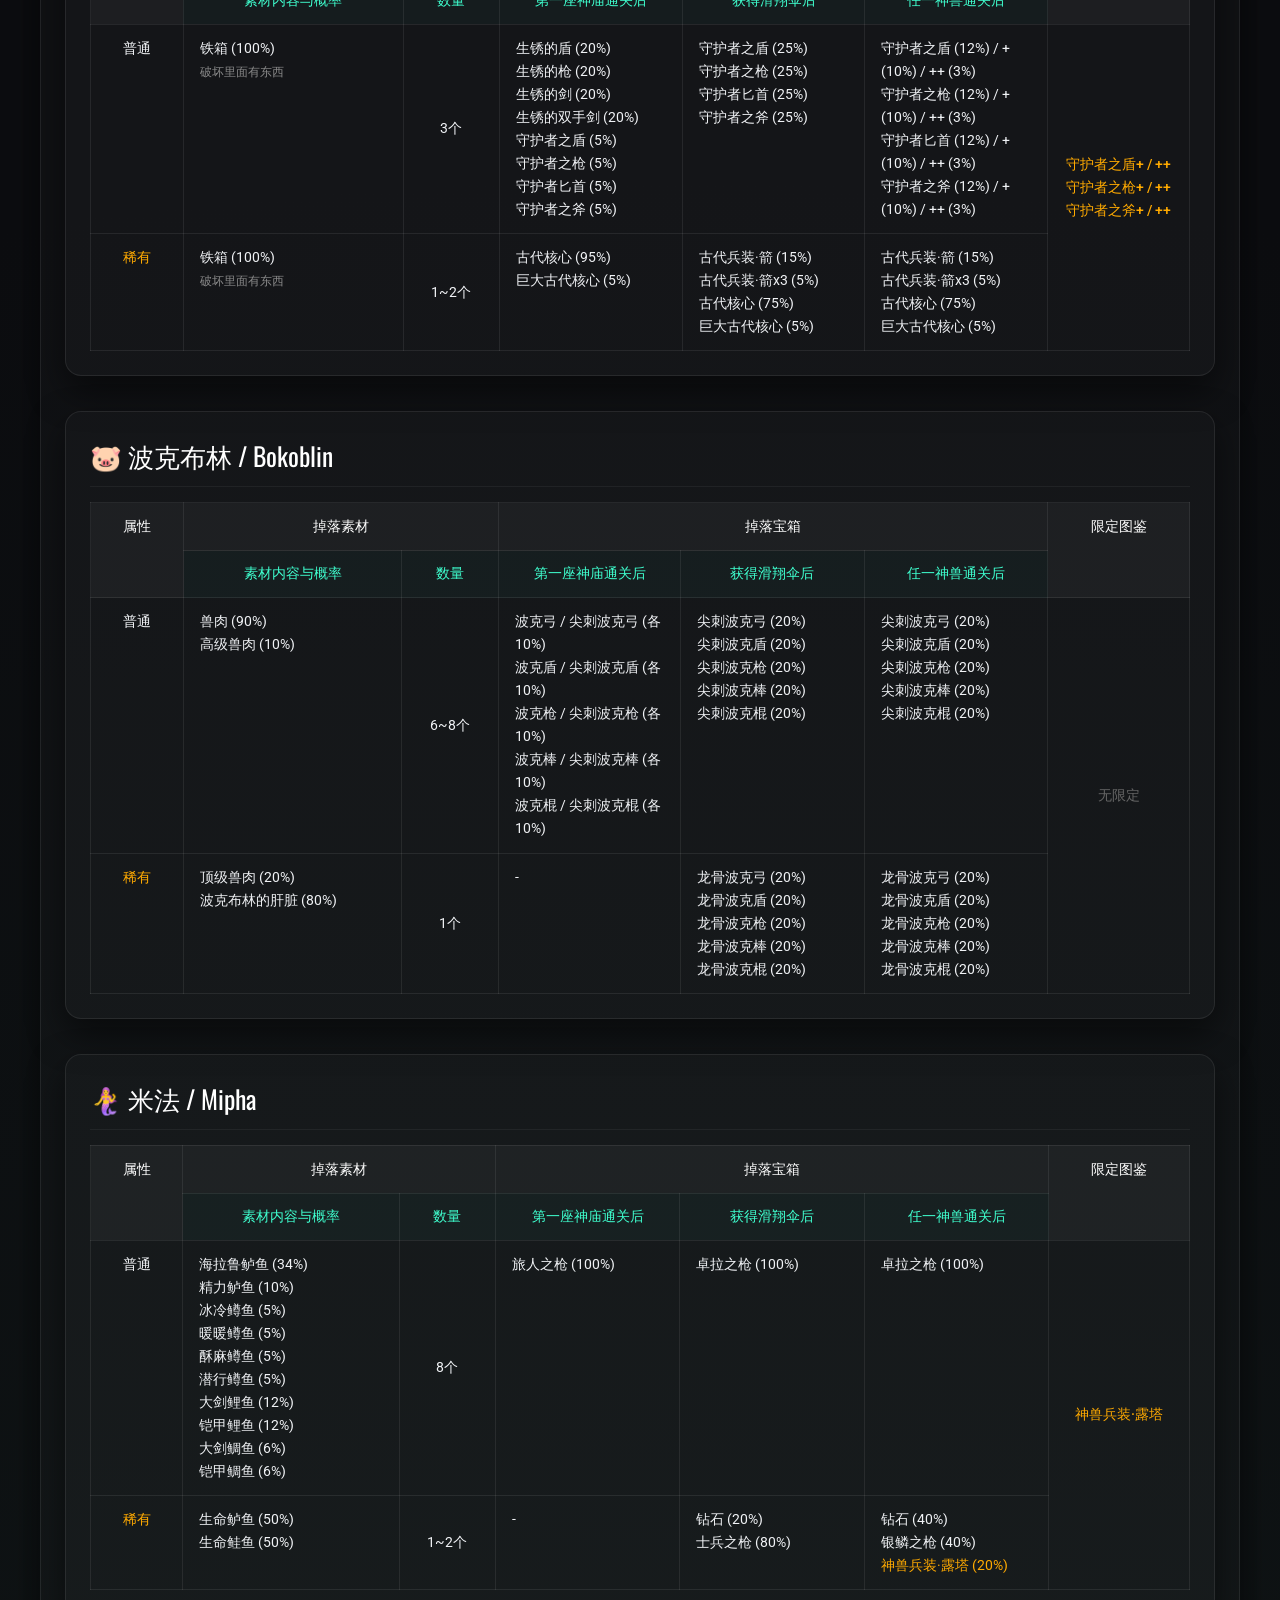
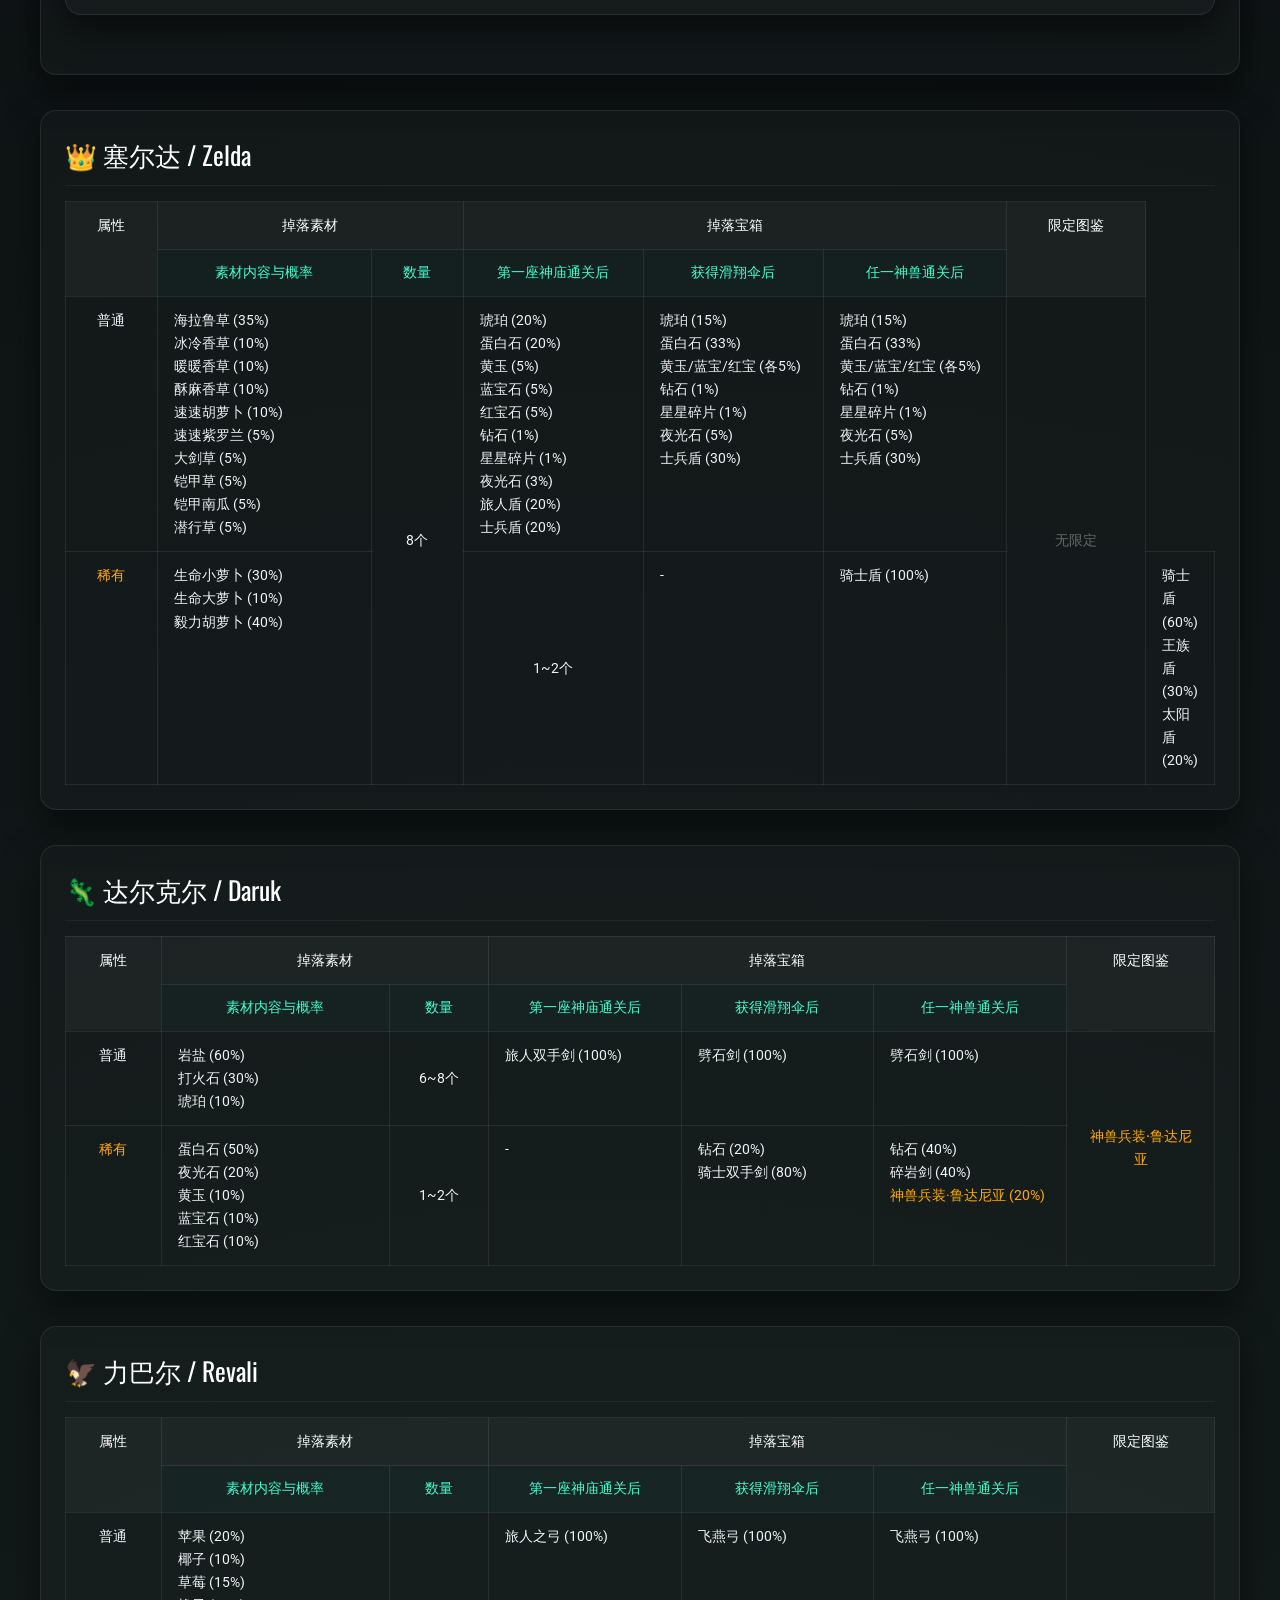
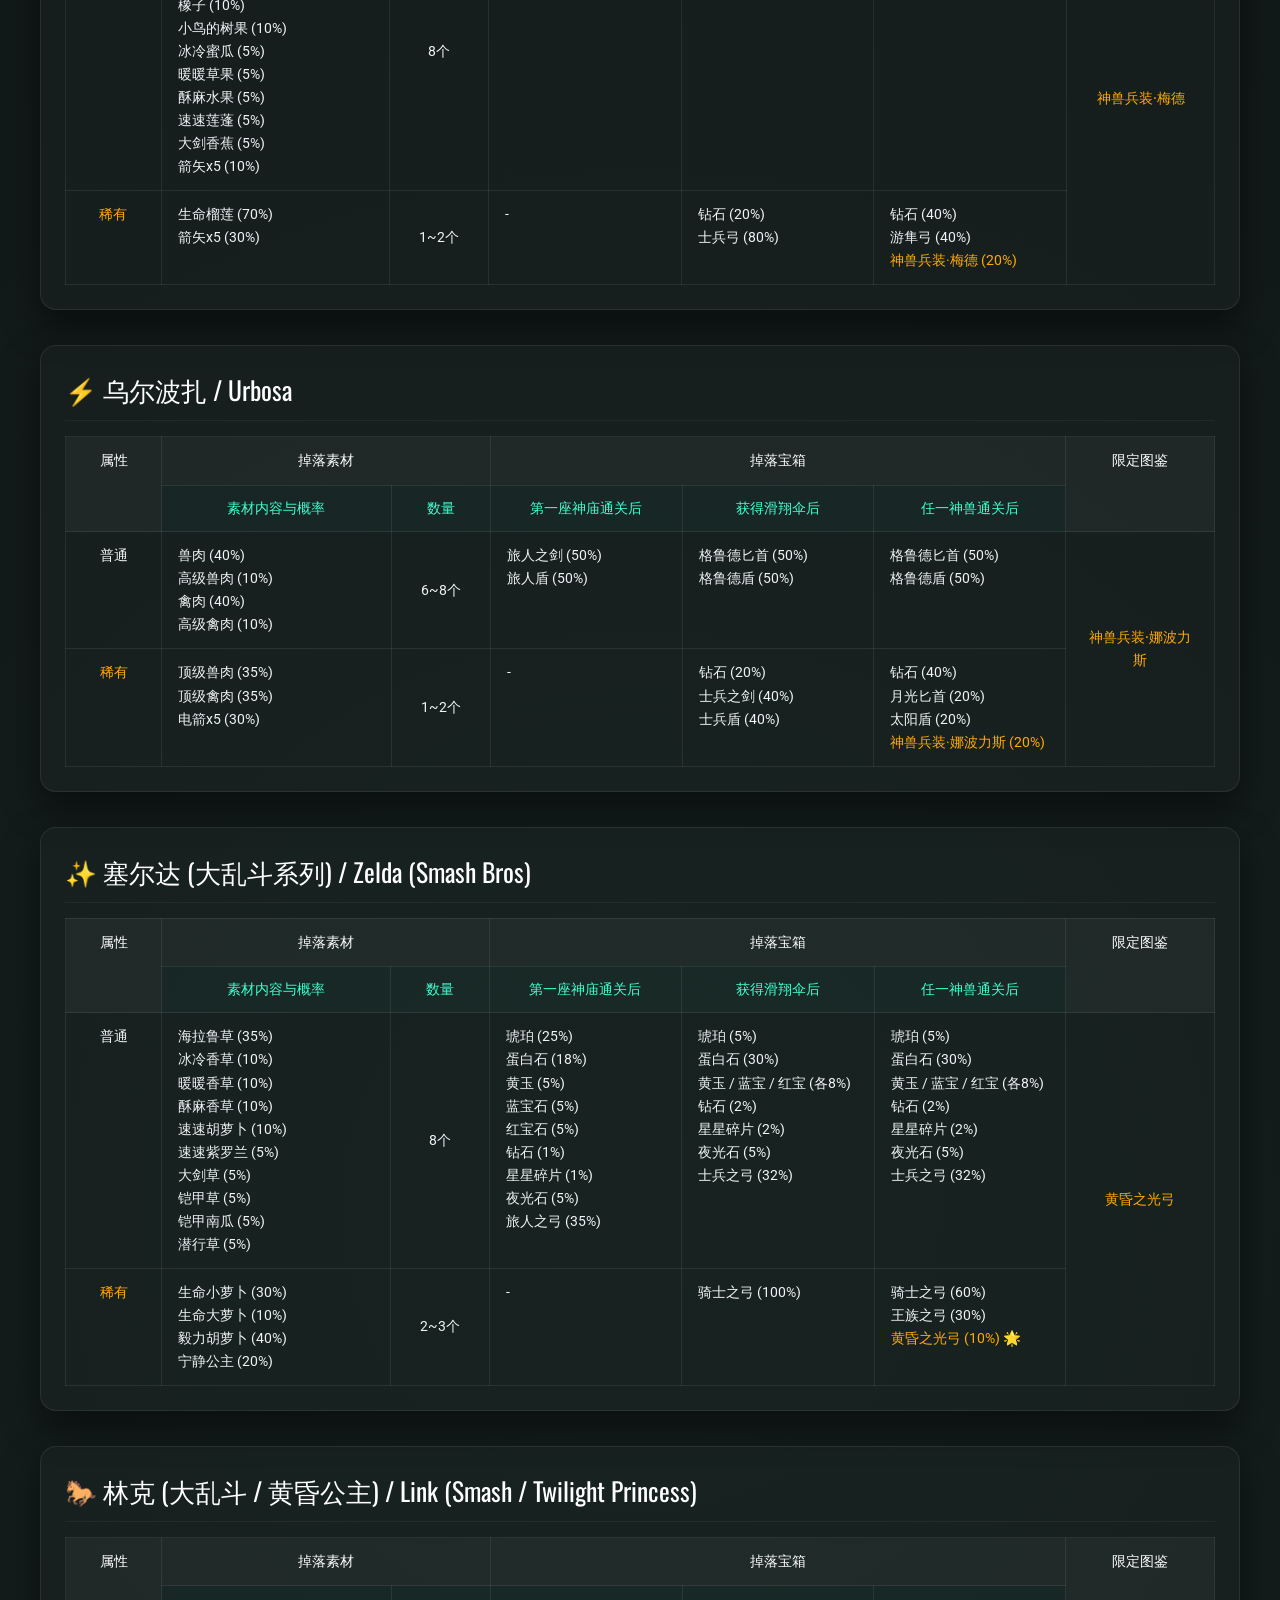
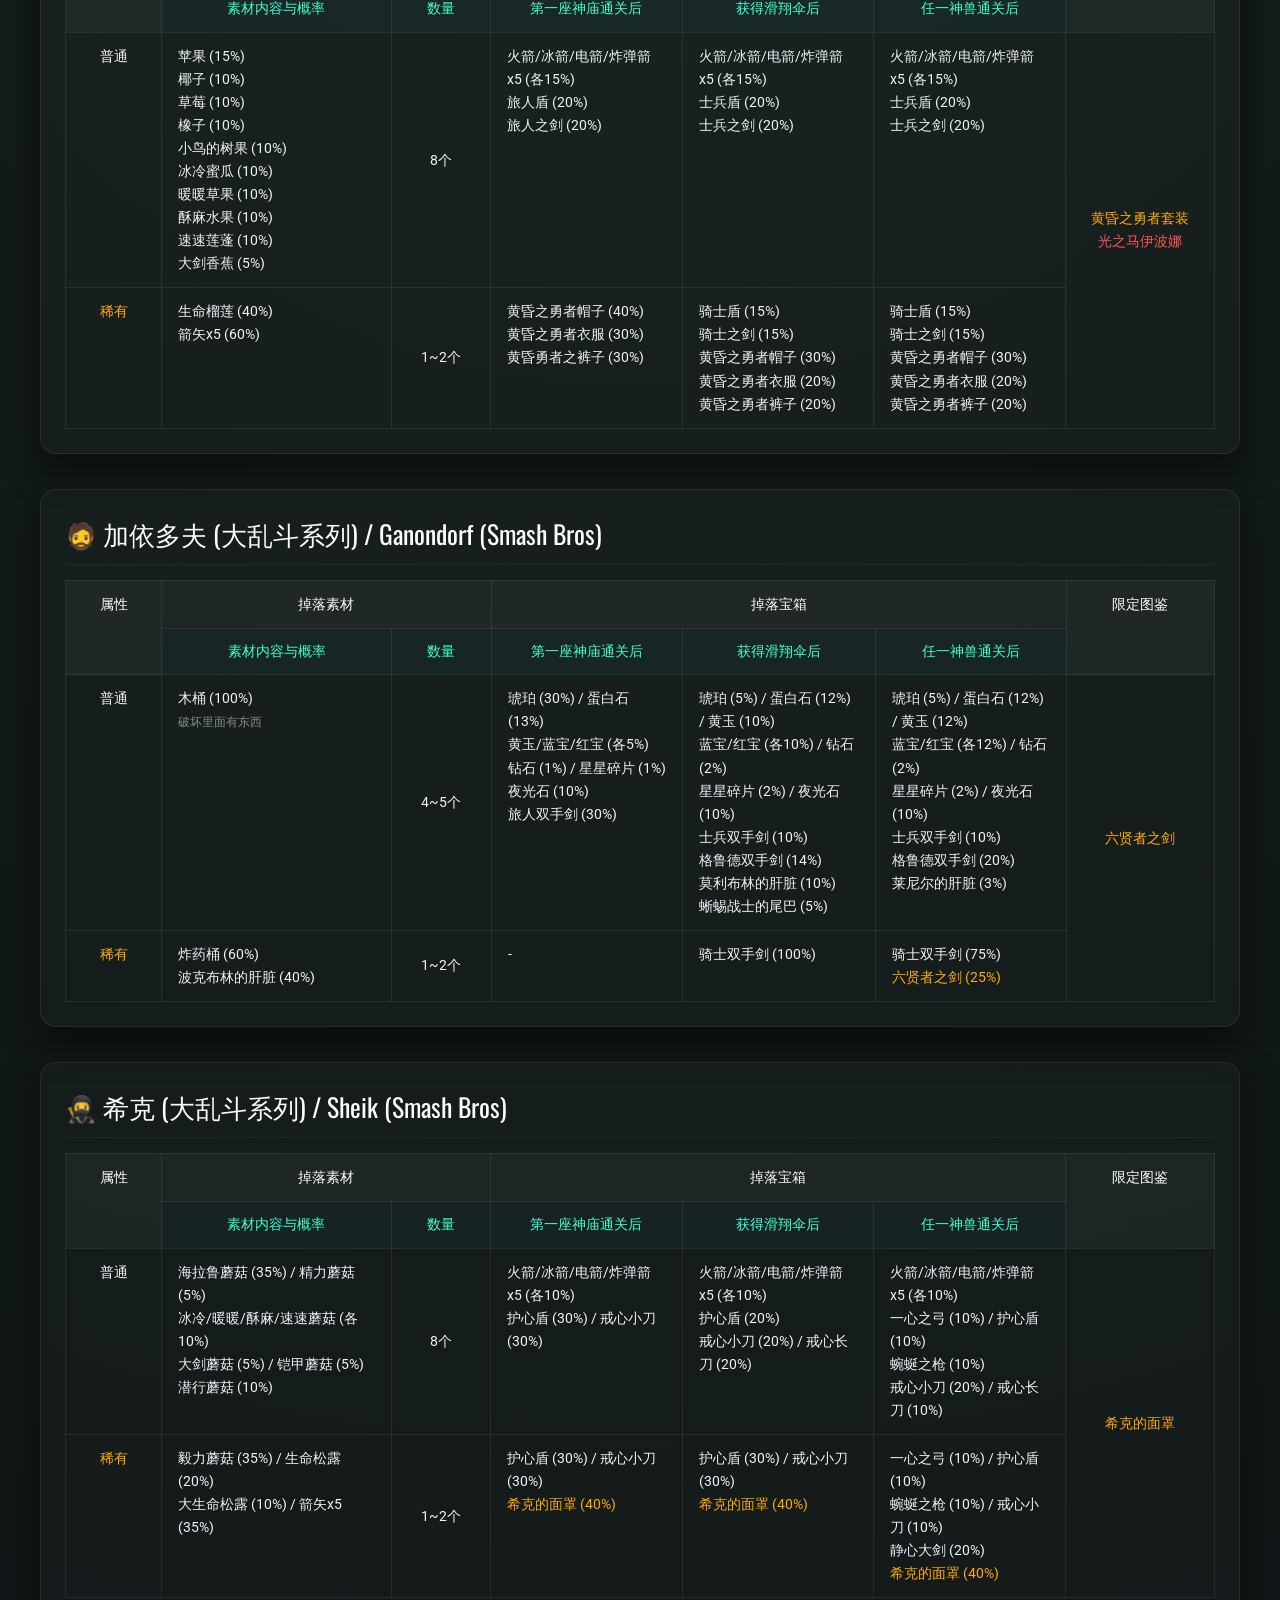
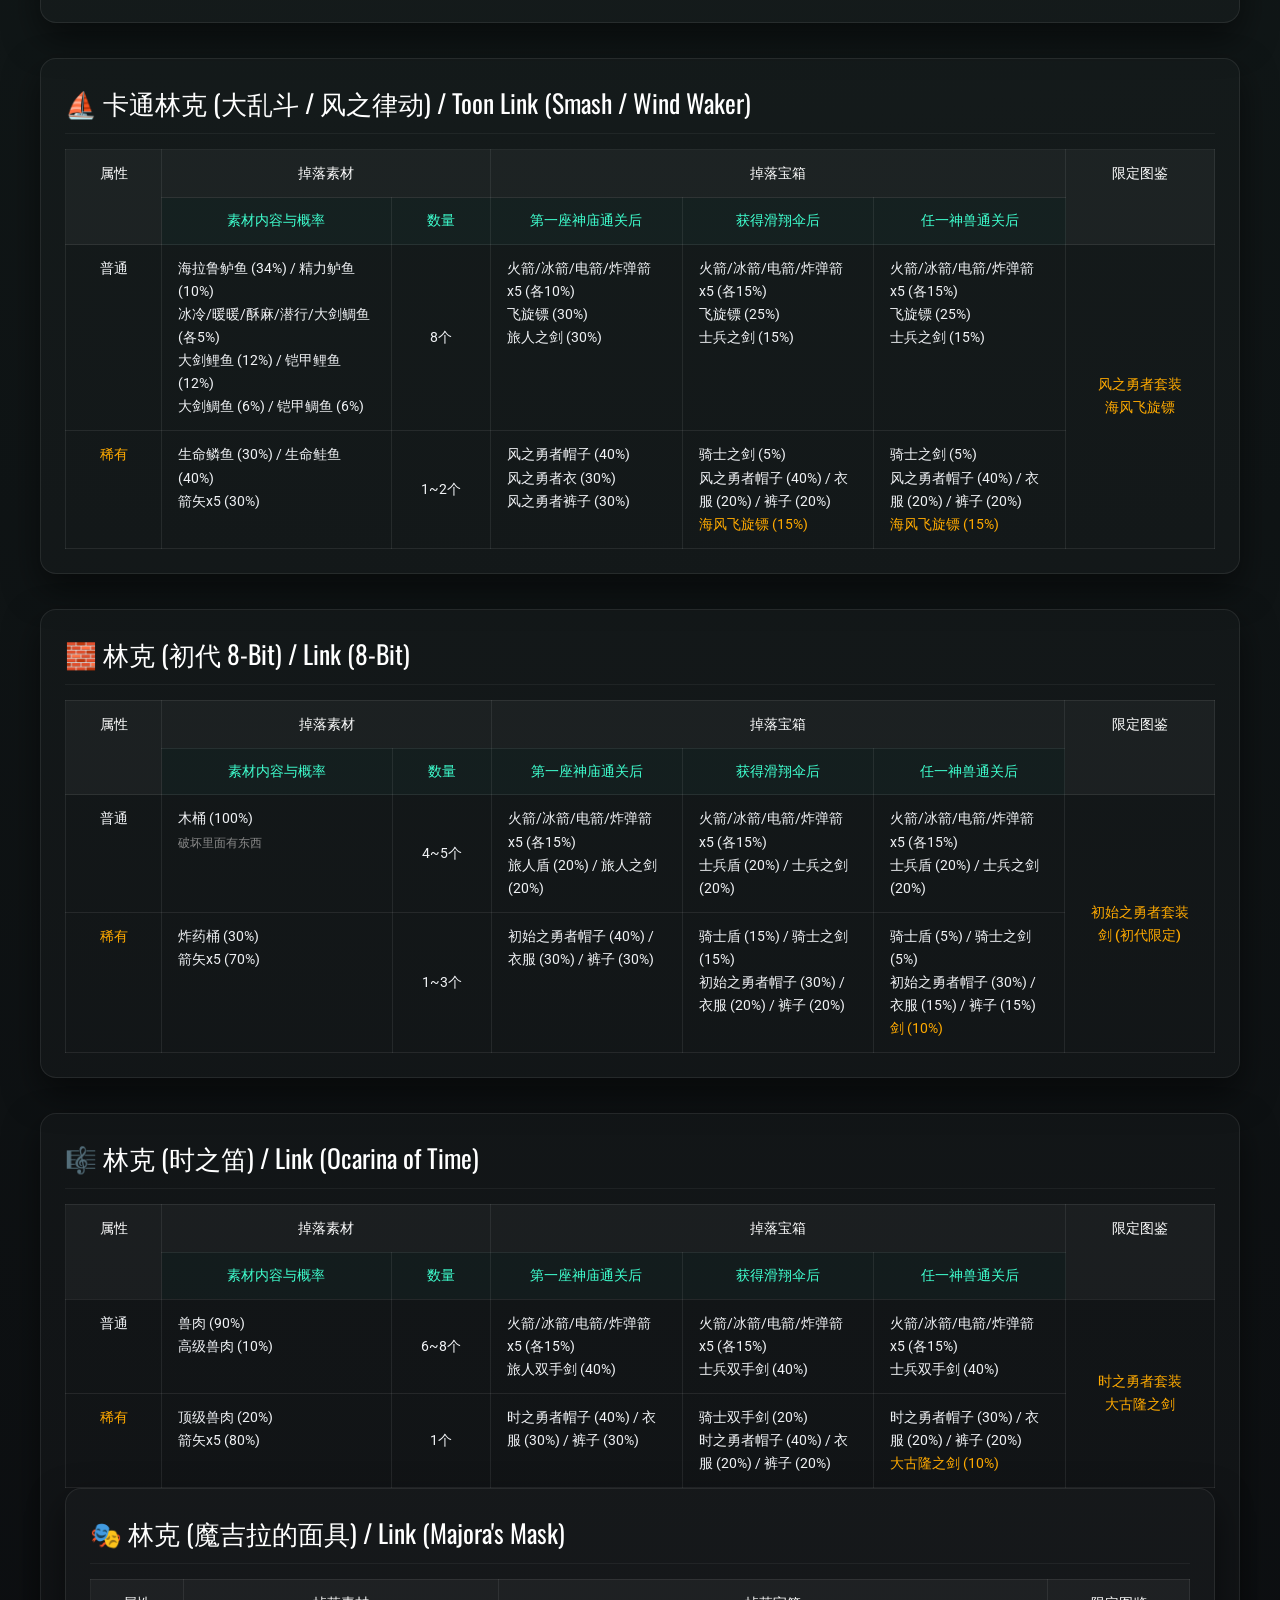
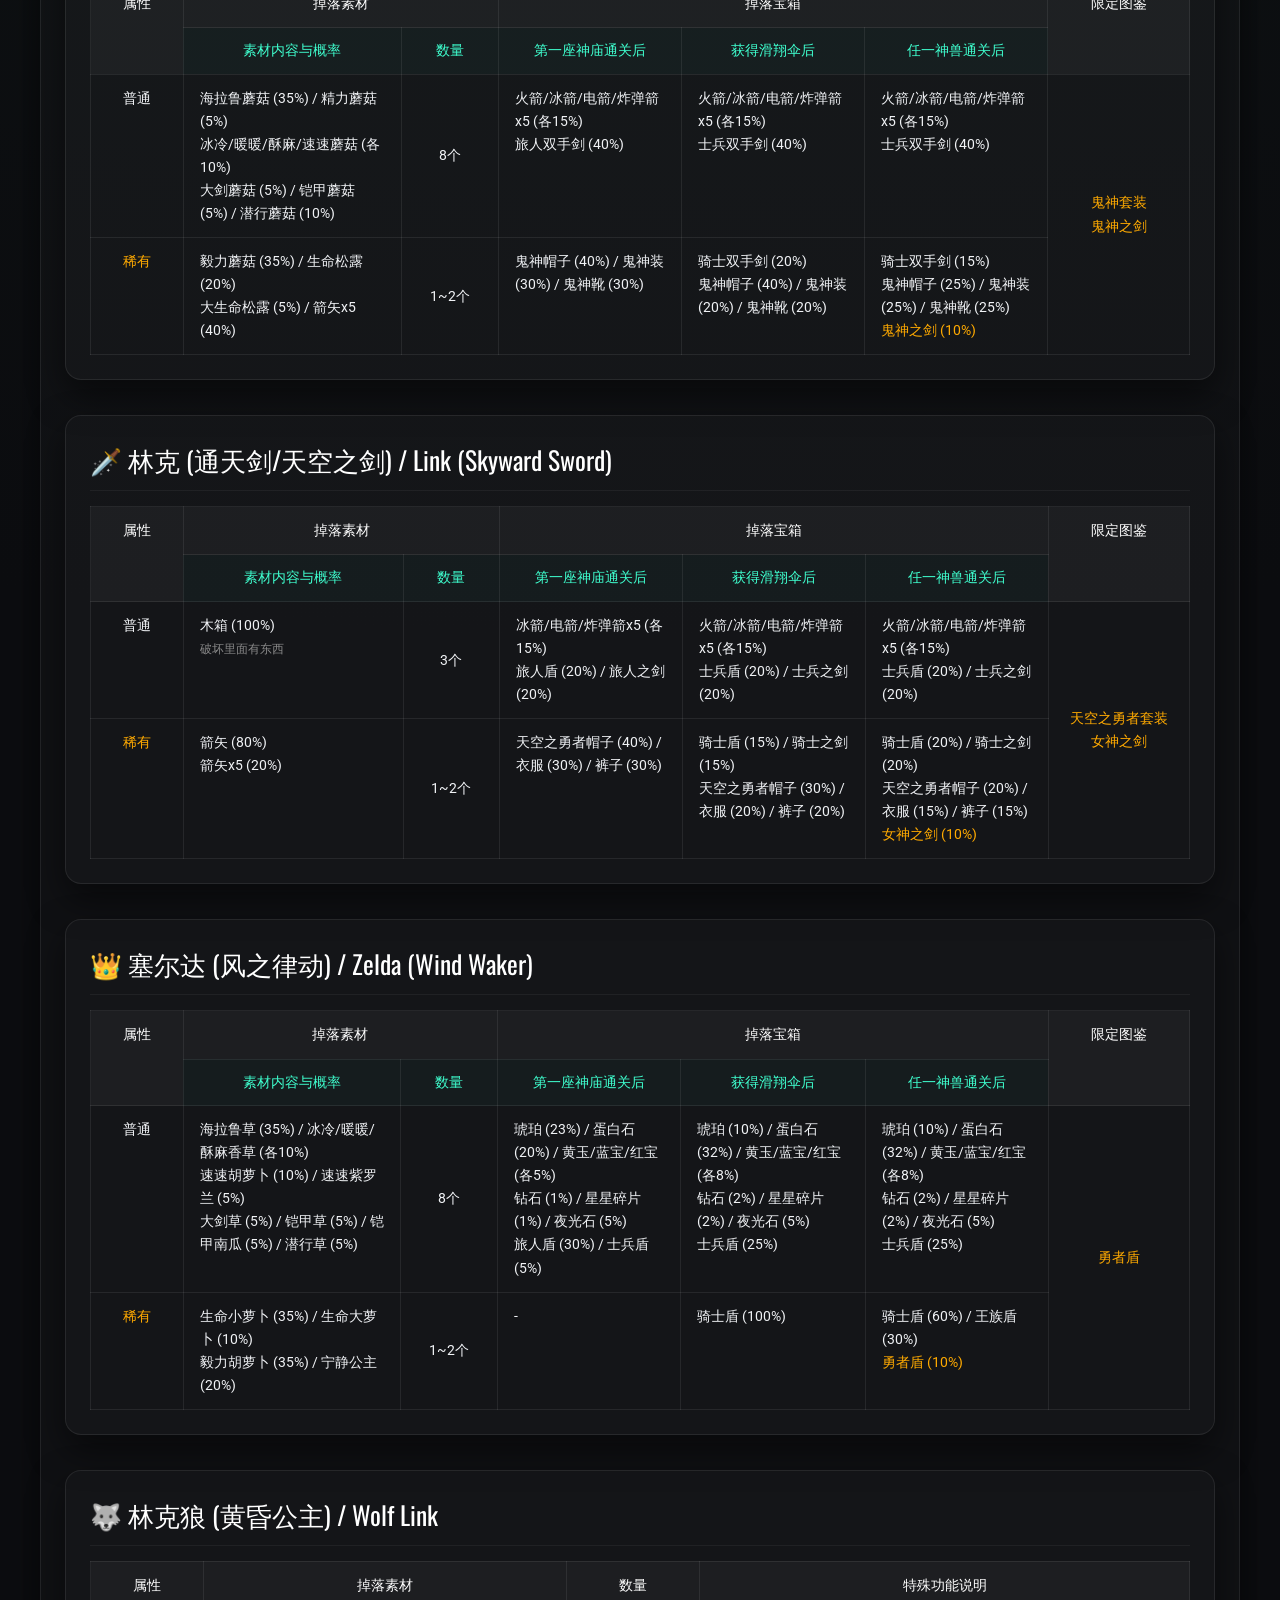
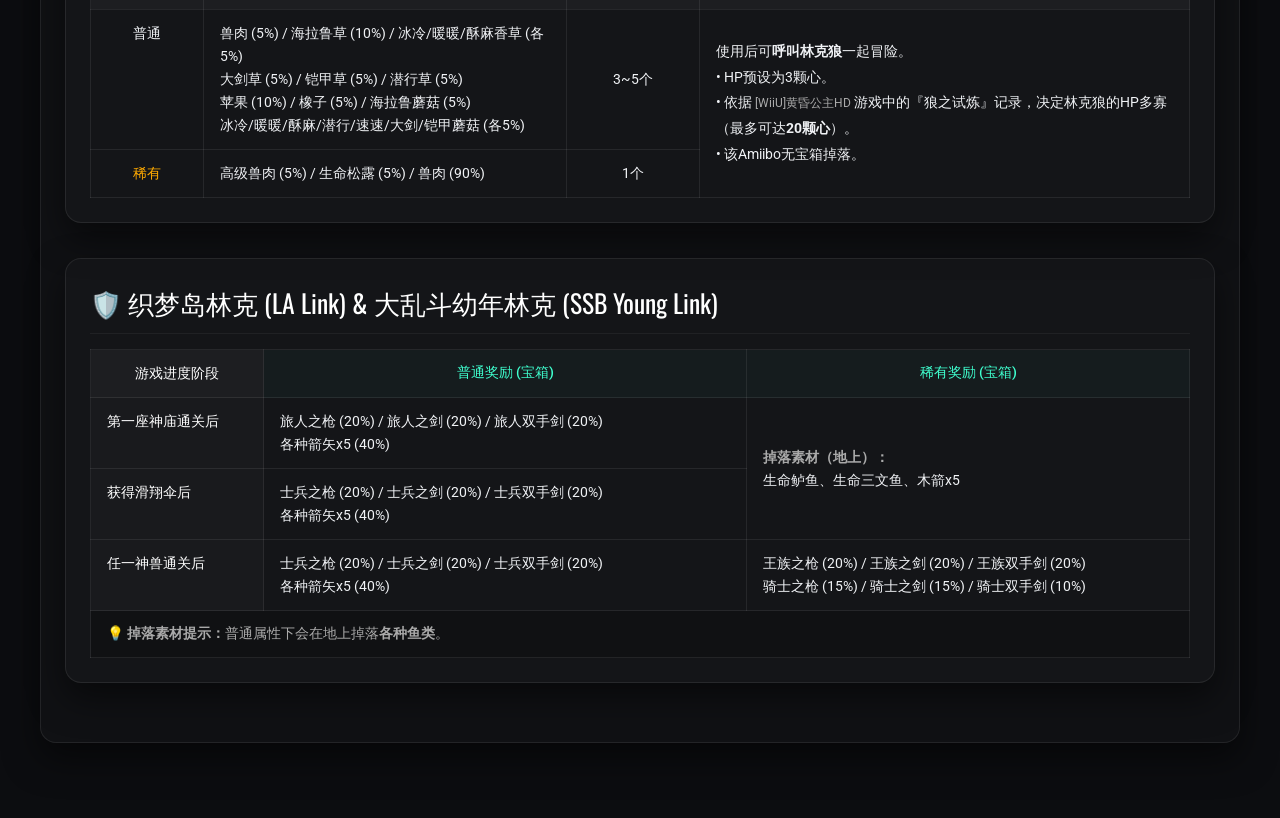
<file: Zelda/index1.html>
<!DOCTYPE html>
<html lang="zh-CN">

<head>
    <meta charset="UTF-8">
    <meta name="viewport" content="width=device-width, initial-scale=1.0">
    <title>Zelda: BotW - Amiibo 独立全掉落图鉴</title>
    <link
        href="https://fonts.googleapis.com/css2?family=Oswald:wght@500;700&family=Roboto:wght@300;400;500&display=swap"
        rel="stylesheet">
    <style>
        :root {
            --bg-color: #0c0d10;
            --text-color: #f0f2f5;
            --zelda-neon: #3fffcf;
            --rare-color: #ffaa00;
            --table-border: rgba(255, 255, 255, 0.08);
            --card-bg: rgba(255, 255, 255, 0.02);
        }

        body {
            margin: 0;
            padding: 40px 20px;
            background: radial-gradient(circle at center, #141f1d 0%, #0c0d10 70%);
            color: var(--text-color);
            font-family: 'Roboto', sans-serif;
        }

        .container {
            max-width: 1200px;
            margin: 0 auto;
        }

        h1 {
            font-family: 'Oswald', sans-serif;
            text-align: center;
            font-size: 2.5rem;
            letter-spacing: 4px;
            margin-bottom: 40px;
            background: linear-gradient(135deg, #fff 0%, #3fffcf 100%);
            -webkit-background-clip: text;
            background-clip: text;
            -webkit-text-fill-color: transparent;
        }

        /* 每一个 Amiibo 独立的包裹舱 */
        .amiibo-section {
            background: var(--card-bg);
            border: 1px solid var(--table-border);
            border-radius: 16px;
            padding: 24px;
            margin-bottom: 35px;
            /* 表格之间的核心间距 */
            box-shadow: 0 15px 35px rgba(0, 0, 0, 0.5);
            transition: border-color 0.3s ease;
        }

        .amiibo-section:hover {
            border-color: rgba(63, 255, 207, 0.2);
        }

        /* 表格头部独立的大标题 */
        .amiibo-title {
            font-family: 'Oswald', sans-serif;
            font-size: 1.6rem;
            color: #fff;
            margin: 0 0 15px 0;
            display: flex;
            align-items: center;
            gap: 10px;
            border-bottom: 1px solid rgba(255, 255, 255, 0.05);
            padding-bottom: 10px;
        }

        /* 响应式横向滚动包裹层 */
        .table-wrapper {
            width: 100%;
            overflow-x: auto;
        }

        table {
            width: 100%;
            border-collapse: collapse;
            text-align: left;
            font-size: 0.9rem;
            min-width: 900px;
        }

        th,
        td {
            border: 1px solid var(--table-border);
            padding: 12px 16px;
            vertical-align: top;
            line-height: 1.6;
        }

        th {
            background-color: rgba(255, 255, 255, 0.04);
            font-weight: 500;
            color: #fff;
            text-align: center;
        }

        .th-sub {
            background-color: rgba(63, 255, 207, 0.03);
            color: var(--zelda-neon);
            font-size: 0.85rem;
        }

        .rarity-tag {
            text-align: center;
            font-weight: 500;
            width: 70px;
        }

        .rare-text {
            color: var(--rare-color);
        }

        .limited-box {
            color: var(--rare-color);
            font-weight: 500;
        }

        tr:hover td {
            background-color: rgba(255, 255, 255, 0.01);
        }
    </style>
</head>

<body>

    <div class="container">
        <h1>BREATH OF THE WILD - AMIIBO DATA</h1>

        <div class="amiibo-section">
            <div class="amiibo-title">🐎 林克 (骑马) / Link (Rider)</div>
            <div class="table-wrapper">
                <table>
                    <thead>
                        <tr>
                            <th rowspan="2" style="width: 80px;">属性</th>
                            <th colspan="2">掉落素材</th>
                            <th colspan="3">掉落宝箱</th>
                            <th rowspan="2" style="width: 150px;">限定图鉴</th>
                        </tr>
                        <tr>
                            <th style="width: 250px;" class="th-sub">素材内容与概率</th>
                            <th style="width: 80px;" class="th-sub">数量</th>
                            <th style="width: 200px;" class="th-sub">第一座神庙通关后</th>
                            <th style="width: 200px;" class="th-sub">获得滑翔伞后</th>
                            <th style="width: 200px;" class="th-sub">任一神兽通关后</th>
                        </tr>
                    </thead>
                    <tbody>
                        <tr>
                            <td class="rarity-tag">普通</td>
                            <td>
                                海拉鲁蘑菇 (35%)<br>精力蘑菇 (5%)<br>冰冷蘑菇 (10%)<br>暖暖蘑菇 (10%)<br>酥麻蘑菇 (10%)<br>速速蘑菇 (10%)<br>大剑蘑菇
                                (5%)<br>铠甲蘑菇 (5%)<br>潜行蘑菇 (10%)
                            </td>
                            <td rowspan="2" style="text-align: center; vertical-align: middle;">6~8个</td>
                            <td>
                                火箭x5 (10%)<br>冰箭x5 (10%)<br>电箭x5 (10%)<br>炸弹箭x5 (10%)<br>旅人之剑 (30%)<br>士兵之剑 (30%)
                            </td>
                            <td>
                                火箭x5 (20%)<br>冰箭x5 (20%)<br>电箭x5 (20%)<br>炸弹箭x5 (15%)<br>士兵之剑 (25%)
                            </td>
                            <td>
                                火/冰/电箭x5 (各20%)<br>炸弹箭x5 (15%)<br>士兵之剑 (25%)
                            </td>
                            <td rowspan="2" style="text-align: center; vertical-align: middle;" class="limited-box">
                                旅人马鞭<br>旅人马鞍
                            </td>
                        </tr>
                        <tr>
                            <td class="rarity-tag rare-text">稀有</td>
                            <td>
                                毅力蘑菇 (35%)<br>生命松露 (20%)<br>大生命松露 (5%)<br>箭矢x5 (40%)
                            </td>
                            <td>-</td>
                            <td>
                                骑士之剑 (30%)<br>旅人缰绳 (35%)<br>旅人马鞍 (35%)
                            </td>
                            <td>
                                骑士之剑 (30%)<br>王族之剑 (20%)<br>月光匕首 (10%)<br>旅人缰绳 (20%)<br>旅人马鞍 (20%)
                            </td>
                        </tr>
                    </tbody>
                </table>
            </div>
        </div>

        <div class="amiibo-section">
            <div class="amiibo-title">🏹 林克 (弓箭) / Link (Archer)</div>
            <div class="table-wrapper">
                <table>
                    <thead>
                        <tr>
                            <th rowspan="2" style="width: 80px;">属性</th>
                            <th colspan="2">掉落素材</th>
                            <th colspan="3">掉落宝箱</th>
                            <th rowspan="2" style="width: 150px;">限定图鉴</th>
                        </tr>
                        <tr>
                            <th style="width: 250px;" class="th-sub">素材内容与概率</th>
                            <th style="width: 80px;" class="th-sub">数量</th>
                            <th style="width: 200px;" class="th-sub">第一座神庙通关后</th>
                            <th style="width: 200px;" class="th-sub">获得滑翔伞后</th>
                            <th style="width: 200px;" class="th-sub">任一神兽通关后</th>
                        </tr>
                    </thead>
                    <tbody>
                        <tr>
                            <td class="rarity-tag">普通</td>
                            <td>
                                海拉鲁鲈鱼 (12%)<br>精力鲈鱼 (10%)<br>冰冷鳕鱼 (5%)<br>暖暖鳟鱼 (5%)<br>酥麻鳟鱼 (5%)<br>潜行鳟鱼 (5%)<br>大剑鲤鱼
                                (8%)<br>铠甲鲤鱼 (8%)<br>大剑鲷鱼 (6%)<br>铠甲鲷鱼 (6%)<br>兽肉 (12%)<br>高级兽肉 (3%)<br>禽肉 (12%)
                            </td>
                            <td rowspan="2" style="text-align: center; vertical-align: middle;">8个</td>
                            <td>
                                火箭x5 (10%)<br>冰箭x5 (10%)<br>电箭x5 (10%)<br>炸弹箭x5 (10%)<br>旅人之弓 (30%)<br>士兵之弓 (30%)
                            </td>
                            <td>
                                火箭x5 (20%)<br>冰箭x5 (20%)<br>电箭x5 (20%)<br>炸弹箭x5 (15%)<br>士兵之弓 (25%)
                            </td>
                            <td>
                                火/冰/电箭x5 (各20%)<br>炸弹箭x5 (15%)<br>士兵之弓 (25%)
                            </td>
                            <td rowspan="2" style="text-align: center; vertical-align: middle; color: #666;">
                                无限定
                            </td>
                        </tr>
                        <tr>
                            <td class="rarity-tag rare-text">稀有</td>
                            <td>
                                生命鲈鱼 (25%)<br>生命鲑鱼 (25%)<br>顶级兽肉 (10%)<br>顶级禽肉 (10%)<br>箭矢x5 (30%)
                            </td>
                            <td>-</td>
                            <td>
                                骑士之弓 (100%)
                            </td>
                            <td>
                                骑士之弓 (70%)<br>王族之弓 (20%)<br>游隼弓 (10%)
                            </td>
                        </tr>
                    </tbody>
                </table>
            </div>
            <!-- ==================== 4. 守护者 ==================== -->
            <div class="amiibo-section">
                <div class="amiibo-title">👾 守护者 / Guardian</div>
                <div class="table-wrapper">
                    <table>
                        <thead>
                            <tr>
                                <th rowspan="2" style="width: 80px;">属性</th>
                                <th colspan="2">掉落素材</th>
                                <th colspan="3">掉落宝箱</th>
                                <th rowspan="2" style="width: 150px;">限定图鉴</th>
                            </tr>
                            <tr>
                                <th style="width: 250px;" class="th-sub">素材内容与概率</th>
                                <th style="width: 80px;" class="th-sub">数量</th>
                                <th style="width: 200px;" class="th-sub">第一座神庙通关后</th>
                                <th style="width: 200px;" class="th-sub">获得滑翔伞后</th>
                                <th style="width: 200px;" class="th-sub">任一神兽通关后</th>
                            </tr>
                        </thead>
                        <tbody>
                            <tr>
                                <td class="rarity-tag">普通</td>
                                <td>
                                    铁箱 (100%)<br><small style="color: #888;">破坏里面有东西</small>
                                </td>
                                <td style="text-align: center; vertical-align: middle;">3个</td>
                                <td>
                                    生锈的盾 (20%)<br>生锈的枪 (20%)<br>生锈的剑 (20%)<br>生锈的双手剑 (20%)<br>守护者之盾 (5%)<br>守护者之枪
                                    (5%)<br>守护者匕首 (5%)<br>守护者之斧 (5%)
                                </td>
                                <td>
                                    守护者之盾 (25%)<br>守护者之枪 (25%)<br>守护者匕首 (25%)<br>守护者之斧 (25%)
                                </td>
                                <td>
                                    守护者之盾 (12%) / + (10%) / ++ (3%)<br>
                                    守护者之枪 (12%) / + (10%) / ++ (3%)<br>
                                    守护者匕首 (12%) / + (10%) / ++ (3%)<br>
                                    守护者之斧 (12%) / + (10%) / ++ (3%)
                                </td>
                                <td rowspan="2" style="text-align: center; vertical-align: middle;" class="limited-box">
                                    守护者之盾+ / ++<br>
                                    守护者之枪+ / ++<br>
                                    守护者之斧+ / ++
                                </td>
                            </tr>
                            <tr>
                                <td class="rarity-tag rare-text">稀有</td>
                                <td>
                                    铁箱 (100%)<br><small style="color: #888;">破坏里面有东西</small>
                                </td>
                                <td style="text-align: center; vertical-align: middle;">1~2个</td>
                                <td>
                                    古代核心 (95%)<br>巨大古代核心 (5%)
                                </td>
                                <td>
                                    古代兵装·箭 (15%)<br>古代兵装·箭x3 (5%)<br>古代核心 (75%)<br>巨大古代核心 (5%)
                                </td>
                                <td>
                                    古代兵装·箭 (15%)<br>古代兵装·箭x3 (5%)<br>古代核心 (75%)<br>巨大古代核心 (5%)
                                </td>
                            </tr>
                        </tbody>
                    </table>
                </div>
            </div>

            <!-- ==================== 5. 波克布林 ==================== -->
            <div class="amiibo-section">
                <div class="amiibo-title">🐷 波克布林 / Bokoblin</div>
                <div class="table-wrapper">
                    <table>
                        <thead>
                            <tr>
                                <th rowspan="2" style="width: 80px;">属性</th>
                                <th colspan="2">掉落素材</th>
                                <th colspan="3">掉落宝箱</th>
                                <th rowspan="2" style="width: 150px;">限定图鉴</th>
                            </tr>
                            <tr>
                                <th style="width: 250px;" class="th-sub">素材内容与概率</th>
                                <th style="width: 80px;" class="th-sub">数量</th>
                                <th style="width: 200px;" class="th-sub">第一座神庙通关后</th>
                                <th style="width: 200px;" class="th-sub">获得滑翔伞后</th>
                                <th style="width: 200px;" class="th-sub">任一神兽通关后</th>
                            </tr>
                        </thead>
                        <tbody>
                            <tr>
                                <td class="rarity-tag">普通</td>
                                <td>
                                    兽肉 (90%)<br>高级兽肉 (10%)
                                </td>
                                <td style="text-align: center; vertical-align: middle;">6~8个</td>
                                <td>
                                    波克弓 / 尖刺波克弓 (各10%)<br>
                                    波克盾 / 尖刺波克盾 (各10%)<br>
                                    波克枪 / 尖刺波克枪 (各10%)<br>
                                    波克棒 / 尖刺波克棒 (各10%)<br>
                                    波克棍 / 尖刺波克棍 (各10%)
                                </td>
                                <td>
                                    尖刺波克弓 (20%)<br>尖刺波克盾 (20%)<br>尖刺波克枪 (20%)<br>尖刺波克棒 (20%)<br>尖刺波克棍 (20%)
                                </td>
                                <td>
                                    尖刺波克弓 (20%)<br>尖刺波克盾 (20%)<br>尖刺波克枪 (20%)<br>尖刺波克棒 (20%)<br>尖刺波克棍 (20%)
                                </td>
                                <td rowspan="2" style="text-align: center; vertical-align: middle; color: #666;">
                                    无限定
                                </td>
                            </tr>
                            <tr>
                                <td class="rarity-tag rare-text">稀有</td>
                                <td>
                                    顶级兽肉 (20%)<br>波克布林的肝脏 (80%)
                                </td>
                                <td style="text-align: center; vertical-align: middle;">1个</td>
                                <td>-</td>
                                <td>
                                    龙骨波克弓 (20%)<br>龙骨波克盾 (20%)<br>龙骨波克枪 (20%)<br>龙骨波克棒 (20%)<br>龙骨波克棍 (20%)
                                </td>
                                <td>
                                    龙骨波克弓 (20%)<br>龙骨波克盾 (20%)<br>龙骨波克枪 (20%)<br>龙骨波克棒 (20%)<br>龙骨波克棍 (20%)
                                </td>
                            </tr>
                        </tbody>
                    </table>
                </div>
            </div>

            <!-- ==================== 6. 米法 ==================== -->
            <div class="amiibo-section">
                <div class="amiibo-title">🧜‍♀️ 米法 / Mipha</div>
                <div class="table-wrapper">
                    <table>
                        <thead>
                            <tr>
                                <th rowspan="2" style="width: 80px;">属性</th>
                                <th colspan="2">掉落素材</th>
                                <th colspan="3">掉落宝箱</th>
                                <th rowspan="2" style="width: 150px;">限定图鉴</th>
                            </tr>
                            <tr>
                                <th style="width: 250px;" class="th-sub">素材内容与概率</th>
                                <th style="width: 80px;" class="th-sub">数量</th>
                                <th style="width: 200px;" class="th-sub">第一座神庙通关后</th>
                                <th style="width: 200px;" class="th-sub">获得滑翔伞后</th>
                                <th style="width: 200px;" class="th-sub">任一神兽通关后</th>
                            </tr>
                        </thead>
                        <tbody>
                            <tr>
                                <td class="rarity-tag">普通</td>
                                <td>
                                    海拉鲁鲈鱼 (34%)<br>精力鲈鱼 (10%)<br>冰冷鳟鱼 (5%)<br>暖暖鳟鱼 (5%)<br>酥麻鳟鱼 (5%)<br>潜行鳟鱼
                                    (5%)<br>大剑鲤鱼 (12%)<br>铠甲鲤鱼 (12%)<br>大剑鲷鱼 (6%)<br>铠甲鲷鱼 (6%)
                                </td>
                                <td style="text-align: center; vertical-align: middle;">8个</td>
                                <td>
                                    旅人之枪 (100%)
                                </td>
                                <td>
                                    卓拉之枪 (100%)
                                </td>
                                <td>
                                    卓拉之枪 (100%)
                                </td>
                                <td rowspan="2" style="text-align: center; vertical-align: middle;" class="limited-box">
                                    神兽兵装·露塔
                                </td>
                            </tr>
                            <tr>
                                <td class="rarity-tag rare-text">稀有</td>
                                <td>
                                    生命鲈鱼 (50%)<br>生命鲑鱼 (50%)
                                </td>
                                <td style="text-align: center; vertical-align: middle;">1~2个</td>
                                <td>-</td>
                                <td>
                                    钻石 (20%)<br>士兵之枪 (80%)
                                </td>
                                <td>
                                    钻石 (40%)<br>银鳞之枪 (40%)<br><span style="color: var(--rare-color);">神兽兵装·露塔
                                        (20%)</span>
                                </td>
                            </tr>
                        </tbody>
                    </table>
                </div>
            </div>
        </div>

        <div class="amiibo-section">
            <div class="amiibo-title">👑 塞尔达 / Zelda</div>
            <div class="table-wrapper">
                <table>
                    <thead>
                        <tr>
                            <th rowspan="2" style="width: 80px;">属性</th>
                            <th colspan="2">掉落素材</th>
                            <th colspan="3">掉落宝箱</th>
                            <th rowspan="2" style="width: 150px;">限定图鉴</th>
                        </tr>
                        <tr>
                            <th style="width: 250px;" class="th-sub">素材内容与概率</th>
                            <th style="width: 80px;" class="th-sub">数量</th>
                            <th style="width: 200px;" class="th-sub">第一座神庙通关后</th>
                            <th style="width: 200px;" class="th-sub">获得滑翔伞后</th>
                            <th style="width: 200px;" class="th-sub">任一神兽通关后</th>
                        </tr>
                    </thead>
                    <tbody>
                        <tr>
                            <td class="rarity-tag">普通</td>
                            <td>
                                海拉鲁草 (35%)<br>冰冷香草 (10%)<br>暖暖香草 (10%)<br>酥麻香草 (10%)<br>速速胡萝卜 (10%)<br>速速紫罗兰 (5%)<br>大剑草
                                (5%)<br>铠甲草 (5%)<br>铠甲南瓜 (5%)<br>潜行草 (5%)
                            </td>
                            <td rowspan="2" style="text-align: center; vertical-align: middle;">8个</td>
                            <td>
                                琥珀 (20%)<br>蛋白石 (20%)<br>黄玉 (5%)<br>蓝宝石 (5%)<br>红宝石 (5%)<br>钻石 (1%)<br>星星碎片 (1%)<br>夜光石
                                (3%)<br>旅人盾 (20%)<br>士兵盾 (20%)
                            </td>
                            <td>
                                琥珀 (15%)<br>蛋白石 (33%)<br>黄玉/蓝宝/红宝 (各5%)<br>钻石 (1%)<br>星星碎片 (1%)<br>夜光石 (5%)<br>士兵盾 (30%)
                            </td>
                            <td>
                                琥珀 (15%)<br>蛋白石 (33%)<br>黄玉/蓝宝/红宝 (各5%)<br>钻石 (1%)<br>星星碎片 (1%)<br>夜光石 (5%)<br>士兵盾 (30%)
                            </td>
                            <td rowspan="2" style="text-align: center; vertical-align: middle; color: #666;">
                                无限定
                            </td>
                        </tr>
                        <tr>
                            <td class="rarity-tag rare-text">稀有</td>
                            <td>
                                生命小萝卜 (30%)<br>生命大萝卜 (10%)<br>毅力胡萝卜 (40%)
                            </td>
                            <td style="text-align: center; vertical-align: middle;">1~2个</td>
                            <td>-</td>
                            <td>
                                骑士盾 (100%)
                            </td>
                            <td>
                                骑士盾 (60%)<br>王族盾 (30%)<br>太阳盾 (20%)
                            </td>
                        </tr>
                    </tbody>
                </table>
            </div>
        </div>
        <!-- ==================== 7. 达尔克尔 ==================== -->
        <div class="amiibo-section">
            <div class="amiibo-title">🦎 达尔克尔 / Daruk</div>
            <div class="table-wrapper">
                <table>
                    <thead>
                        <tr>
                            <th rowspan="2" style="width: 80px;">属性</th>
                            <th colspan="2">掉落素材</th>
                            <th colspan="3">掉落宝箱</th>
                            <th rowspan="2" style="width: 150px;">限定图鉴</th>
                        </tr>
                        <tr>
                            <th style="width: 250px;" class="th-sub">素材内容与概率</th>
                            <th style="width: 80px;" class="th-sub">数量</th>
                            <th style="width: 200px;" class="th-sub">第一座神庙通关后</th>
                            <th style="width: 200px;" class="th-sub">获得滑翔伞后</th>
                            <th style="width: 200px;" class="th-sub">任一神兽通关后</th>
                        </tr>
                    </thead>
                    <tbody>
                        <tr>
                            <td class="rarity-tag">普通</td>
                            <td>
                                岩盐 (60%)<br>打火石 (30%)<br>琥珀 (10%)
                            </td>
                            <td style="text-align: center; vertical-align: middle;">6~8个</td>
                            <td>
                                旅人双手剑 (100%)
                            </td>
                            <td>
                                劈石剑 (100%)
                            </td>
                            <td>
                                劈石剑 (100%)
                            </td>
                            <td rowspan="2" style="text-align: center; vertical-align: middle;" class="limited-box">
                                神兽兵装·鲁达尼亚
                            </td>
                        </tr>
                        <tr>
                            <td class="rarity-tag rare-text">稀有</td>
                            <td>
                                蛋白石 (50%)<br>夜光石 (20%)<br>黄玉 (10%)<br>蓝宝石 (10%)<br>红宝石 (10%)
                            </td>
                            <td style="text-align: center; vertical-align: middle;">1~2个</td>
                            <td>-</td>
                            <td>
                                钻石 (20%)<br>骑士双手剑 (80%)
                            </td>
                            <td>
                                钻石 (40%)<br>碎岩剑 (40%)<br><span style="color: var(--rare-color);">神兽兵装·鲁达尼亚 (20%)</span>
                            </td>
                        </tr>
                    </tbody>
                </table>
            </div>
        </div>

        <!-- ==================== 8. 力巴尔 ==================== -->
        <div class="amiibo-section">
            <div class="amiibo-title">🦅 力巴尔 / Revali</div>
            <div class="table-wrapper">
                <table>
                    <thead>
                        <tr>
                            <th rowspan="2" style="width: 80px;">属性</th>
                            <th colspan="2">掉落素材</th>
                            <th colspan="3">掉落宝箱</th>
                            <th rowspan="2" style="width: 150px;">限定图鉴</th>
                        </tr>
                        <tr>
                            <th style="width: 250px;" class="th-sub">素材内容与概率</th>
                            <th style="width: 80px;" class="th-sub">数量</th>
                            <th style="width: 200px;" class="th-sub">第一座神庙通关后</th>
                            <th style="width: 200px;" class="th-sub">获得滑翔伞后</th>
                            <th style="width: 200px;" class="th-sub">任一神兽通关后</th>
                        </tr>
                    </thead>
                    <tbody>
                        <tr>
                            <td class="rarity-tag">普通</td>
                            <td>
                                苹果 (20%)<br>椰子 (10%)<br>草莓 (15%)<br>橡子 (10%)<br>小鸟的树果 (10%)<br>冰冷蜜瓜 (5%)<br>暖暖草果
                                (5%)<br>酥麻水果 (5%)<br>速速莲蓬 (5%)<br>大剑香蕉 (5%)<br>箭矢x5 (10%)
                            </td>
                            <td style="text-align: center; vertical-align: middle;">8个</td>
                            <td>
                                旅人之弓 (100%)
                            </td>
                            <td>
                                飞燕弓 (100%)
                            </td>
                            <td>
                                飞燕弓 (100%)
                            </td>
                            <td rowspan="2" style="text-align: center; vertical-align: middle;" class="limited-box">
                                神兽兵装·梅德
                            </td>
                        </tr>
                        <tr>
                            <td class="rarity-tag rare-text">稀有</td>
                            <td>
                                生命榴莲 (70%)<br>箭矢x5 (30%)
                            </td>
                            <td style="text-align: center; vertical-align: middle;">1~2个</td>
                            <td>-</td>
                            <td>
                                钻石 (20%)<br>士兵弓 (80%)
                            </td>
                            <td>
                                钻石 (40%)<br>游隼弓 (40%)<br><span style="color: var(--rare-color);">神兽兵装·梅德 (20%)</span>
                            </td>
                        </tr>
                    </tbody>
                </table>
            </div>
        </div>

        <!-- ==================== 9. 乌尔波扎 ==================== -->
        <div class="amiibo-section">
            <div class="amiibo-title">⚡ 乌尔波扎 / Urbosa</div>
            <div class="table-wrapper">
                <table>
                    <thead>
                        <tr>
                            <th rowspan="2" style="width: 80px;">属性</th>
                            <th colspan="2">掉落素材</th>
                            <th colspan="3">掉落宝箱</th>
                            <th rowspan="2" style="width: 150px;">限定图鉴</th>
                        </tr>
                        <tr>
                            <th style="width: 250px;" class="th-sub">素材内容与概率</th>
                            <th style="width: 80px;" class="th-sub">数量</th>
                            <th style="width: 200px;" class="th-sub">第一座神庙通关后</th>
                            <th style="width: 200px;" class="th-sub">获得滑翔伞后</th>
                            <th style="width: 200px;" class="th-sub">任一神兽通关后</th>
                        </tr>
                    </thead>
                    <tbody>
                        <tr>
                            <td class="rarity-tag">普通</td>
                            <td>
                                兽肉 (40%)<br>高级兽肉 (10%)<br>禽肉 (40%)<br>高级禽肉 (10%)
                            </td>
                            <td style="text-align: center; vertical-align: middle;">6~8个</td>
                            <td>
                                旅人之剑 (50%)<br>旅人盾 (50%)
                            </td>
                            <td>
                                格鲁德匕首 (50%)<br>格鲁德盾 (50%)
                            </td>
                            <td>
                                格鲁德匕首 (50%)<br>格鲁德盾 (50%)
                            </td>
                            <td rowspan="2" style="text-align: center; vertical-align: middle;" class="limited-box">
                                神兽兵装·娜波力斯
                            </td>
                        </tr>
                        <tr>
                            <td class="rarity-tag rare-text">稀有</td>
                            <td>
                                顶级兽肉 (35%)<br>顶级禽肉 (35%)<br>电箭x5 (30%)
                            </td>
                            <td style="text-align: center; vertical-align: middle;">1~2个</td>
                            <td>-</td>
                            <td>
                                钻石 (20%)<br>士兵之剑 (40%)<br>士兵盾 (40%)
                            </td>
                            <td>
                                钻石 (40%)<br>月光匕首 (20%)<br>太阳盾 (20%)<br><span style="color: var(--rare-color);">神兽兵装·娜波力斯
                                    (20%)</span>
                            </td>
                        </tr>
                    </tbody>
                </table>
            </div>
        </div>

        <!-- ==================== 10. 塞尔达 (大乱斗) ==================== -->
        <div class="amiibo-section">
            <div class="amiibo-title">✨ 塞尔达 (大乱斗系列) / Zelda (Smash Bros)</div>
            <div class="table-wrapper">
                <table>
                    <thead>
                        <tr>
                            <th rowspan="2" style="width: 80px;">属性</th>
                            <th colspan="2">掉落素材</th>
                            <th colspan="3">掉落宝箱</th>
                            <th rowspan="2" style="width: 150px;">限定图鉴</th>
                        </tr>
                        <tr>
                            <th style="width: 250px;" class="th-sub">素材内容与概率</th>
                            <th style="width: 80px;" class="th-sub">数量</th>
                            <th style="width: 200px;" class="th-sub">第一座神庙通关后</th>
                            <th style="width: 200px;" class="th-sub">获得滑翔伞后</th>
                            <th style="width: 200px;" class="th-sub">任一神兽通关后</th>
                        </tr>
                    </thead>
                    <tbody>
                        <tr>
                            <td class="rarity-tag">普通</td>
                            <td>
                                海拉鲁草 (35%)<br>冰冷香草 (10%)<br>暖暖香草 (10%)<br>酥麻香草 (10%)<br>速速胡萝卜 (10%)<br>速速紫罗兰 (5%)<br>大剑草
                                (5%)<br>铠甲草 (5%)<br>铠甲南瓜 (5%)<br>潜行草 (5%)
                            </td>
                            <td style="text-align: center; vertical-align: middle;">8个</td>
                            <td>
                                琥珀 (25%)<br>蛋白石 (18%)<br>黄玉 (5%)<br>蓝宝石 (5%)<br>红宝石 (5%)<br>钻石 (1%)<br>星星碎片 (1%)<br>夜光石
                                (5%)<br>旅人之弓 (35%)
                            </td>
                            <td>
                                琥珀 (5%)<br>蛋白石 (30%)<br>黄玉 / 蓝宝 / 红宝 (各8%)<br>钻石 (2%)<br>星星碎片 (2%)<br>夜光石 (5%)<br>士兵之弓
                                (32%)
                            </td>
                            <td>
                                琥珀 (5%)<br>蛋白石 (30%)<br>黄玉 / 蓝宝 / 红宝 (各8%)<br>钻石 (2%)<br>星星碎片 (2%)<br>夜光石 (5%)<br>士兵之弓
                                (32%)
                            </td>
                            <td rowspan="2" style="text-align: center; vertical-align: middle;" class="limited-box">
                                黄昏之光弓
                            </td>
                        </tr>
                        <tr>
                            <td class="rarity-tag rare-text">稀有</td>
                            <td>
                                生命小萝卜 (30%)<br>生命大萝卜 (10%)<br>毅力胡萝卜 (40%)<br>宁静公主 (20%)
                            </td>
                            <td style="text-align: center; vertical-align: middle;">2~3个</td>
                            <td>-</td>
                            <td>
                                骑士之弓 (100%)
                            </td>
                            <td>
                                骑士之弓 (60%)<br>王族之弓 (30%)<br><span style="color: var(--rare-color);">黄昏之光弓 (10%)
                                    🌟</span>
                            </td>
                        </tr>
                    </tbody>
                </table>
            </div>
        </div>

        <!-- ==================== 11. 林克 (大乱斗 / 黄昏公主) ==================== -->
        <div class="amiibo-section">
            <div class="amiibo-title">🐎 林克 (大乱斗 / 黄昏公主) / Link (Smash / Twilight Princess)</div>
            <div class="table-wrapper">
                <table>
                    <thead>
                        <tr>
                            <th rowspan="2" style="width: 80px;">属性</th>
                            <th colspan="2">掉落素材</th>
                            <th colspan="3">掉落宝箱</th>
                            <th rowspan="2" style="width: 150px;">限定图鉴</th>
                        </tr>
                        <tr>
                            <th style="width: 250px;" class="th-sub">素材内容与概率</th>
                            <th style="width: 80px;" class="th-sub">数量</th>
                            <th style="width: 200px;" class="th-sub">第一座神庙通关后</th>
                            <th style="width: 200px;" class="th-sub">获得滑翔伞后</th>
                            <th style="width: 200px;" class="th-sub">任一神兽通关后</th>
                        </tr>
                    </thead>
                    <tbody>
                        <tr>
                            <td class="rarity-tag">普通</td>
                            <td>
                                苹果 (15%)<br>椰子 (10%)<br>草莓 (10%)<br>橡子 (10%)<br>小鸟的树果 (10%)<br>冰冷蜜瓜 (10%)<br>暖暖草果
                                (10%)<br>酥麻水果 (10%)<br>速速莲蓬 (10%)<br>大剑香蕉 (5%)
                            </td>
                            <td style="text-align: center; vertical-align: middle;">8个</td>
                            <td>
                                火箭/冰箭/电箭/炸弹箭x5 (各15%)<br>
                                旅人盾 (20%)<br>
                                旅人之剑 (20%)
                            </td>
                            <td>
                                火箭/冰箭/电箭/炸弹箭x5 (各15%)<br>
                                士兵盾 (20%)<br>
                                士兵之剑 (20%)
                            </td>
                            <td>
                                火箭/冰箭/电箭/炸弹箭x5 (各15%)<br>
                                士兵盾 (20%)<br>
                                士兵之剑 (20%)
                            </td>
                            <td rowspan="2" style="text-align: center; vertical-align: middle;" class="limited-box">
                                黄昏之勇者套装<br>
                                <span style="color: #ff5555;">光之马伊波娜</span>
                            </td>
                        </tr>
                        <tr>
                            <td class="rarity-tag rare-text">稀有</td>
                            <td>
                                生命榴莲 (40%)<br>箭矢x5 (60%)
                            </td>
                            <td style="text-align: center; vertical-align: middle;">1~2个</td>
                            <td>
                                黄昏之勇者帽子 (40%)<br>
                                黄昏之勇者衣服 (30%)<br>
                                黄昏勇者之裤子 (30%)
                            </td>
                            <td>
                                骑士盾 (15%)<br>
                                骑士之剑 (15%)<br>
                                黄昏之勇者帽子 (30%)<br>
                                黄昏之勇者衣服 (20%)<br>
                                黄昏之勇者裤子 (20%)
                            </td>
                            <td>
                                骑士盾 (15%)<br>
                                骑士之剑 (15%)<br>
                                黄昏之勇者帽子 (30%)<br>
                                黄昏之勇者衣服 (20%)<br>
                                黄昏之勇者裤子 (20%)
                            </td>
                        </tr>
                    </tbody>
                </table>
            </div>
        </div>

        <!-- ==================== 12. 加依多夫 (大乱斗) ==================== -->
        <div class="amiibo-section">
            <div class="amiibo-title">🧔 加依多夫 (大乱斗系列) / Ganondorf (Smash Bros)</div>
            <div class="table-wrapper">
                <table>
                    <thead>
                        <tr>
                            <th rowspan="2" style="width: 80px;">属性</th>
                            <th colspan="2">掉落素材</th>
                            <th colspan="3">掉落宝箱</th>
                            <th rowspan="2" style="width: 150px;">限定图鉴</th>
                        </tr>
                        <tr>
                            <th style="width: 250px;" class="th-sub">素材内容与概率</th>
                            <th style="width: 80px;" class="th-sub">数量</th>
                            <th style="width: 200px;" class="th-sub">第一座神庙通关后</th>
                            <th style="width: 200px;" class="th-sub">获得滑翔伞后</th>
                            <th style="width: 200px;" class="th-sub">任一神兽通关后</th>
                        </tr>
                    </thead>
                    <tbody>
                        <tr>
                            <td class="rarity-tag">普通</td>
                            <td>
                                木桶 (100%)<br><small style="color: #888;">破坏里面有东西</small>
                            </td>
                            <td style="text-align: center; vertical-align: middle;">4~5个</td>
                            <td>
                                琥珀 (30%) / 蛋白石 (13%)<br>
                                黄玉/蓝宝/红宝 (各5%)<br>
                                钻石 (1%) / 星星碎片 (1%)<br>
                                夜光石 (10%)<br>
                                旅人双手剑 (30%)
                            </td>
                            <td>
                                琥珀 (5%) / 蛋白石 (12%) / 黄玉 (10%)<br>
                                蓝宝/红宝 (各10%) / 钻石 (2%)<br>
                                星星碎片 (2%) / 夜光石 (10%)<br>
                                士兵双手剑 (10%)<br>
                                格鲁德双手剑 (14%)<br>
                                莫利布林的肝脏 (10%)<br>
                                蜥蜴战士的尾巴 (5%)
                            </td>
                            <td>
                                琥珀 (5%) / 蛋白石 (12%) / 黄玉 (12%)<br>
                                蓝宝/红宝 (各12%) / 钻石 (2%)<br>
                                星星碎片 (2%) / 夜光石 (10%)<br>
                                士兵双手剑 (10%)<br>
                                格鲁德双手剑 (20%)<br>
                                莱尼尔的肝脏 (3%)
                            </td>
                            <td rowspan="2" style="text-align: center; vertical-align: middle;" class="limited-box">
                                六贤者之剑
                            </td>
                        </tr>
                        <tr>
                            <td class="rarity-tag rare-text">稀有</td>
                            <td>
                                炸药桶 (60%)<br>
                                波克布林的肝脏 (40%)
                            </td>
                            <td style="text-align: center; vertical-align: middle;">1~2个</td>
                            <td>-</td>
                            <td>
                                骑士双手剑 (100%)
                            </td>
                            <td>
                                骑士双手剑 (75%)<br>
                                <span style="color: var(--rare-color);">六贤者之剑 (25%)</span>
                            </td>
                        </tr>
                    </tbody>
                </table>
            </div>
        </div>

        <!-- ==================== 13. 希克 (大乱斗) ==================== -->
        <div class="amiibo-section">
            <div class="amiibo-title">🥷 希克 (大乱斗系列) / Sheik (Smash Bros)</div>
            <div class="table-wrapper">
                <table>
                    <thead>
                        <tr>
                            <th rowspan="2" style="width: 80px;">属性</th>
                            <th colspan="2">掉落素材</th>
                            <th colspan="3">掉落宝箱</th>
                            <th rowspan="2" style="width: 150px;">限定图鉴</th>
                        </tr>
                        <tr>
                            <th style="width: 250px;" class="th-sub">素材内容与概率</th>
                            <th style="width: 80px;" class="th-sub">数量</th>
                            <th style="width: 200px;" class="th-sub">第一座神庙通关后</th>
                            <th style="width: 200px;" class="th-sub">获得滑翔伞后</th>
                            <th style="width: 200px;" class="th-sub">任一神兽通关后</th>
                        </tr>
                    </thead>
                    <tbody>
                        <tr>
                            <td class="rarity-tag">普通</td>
                            <td>
                                海拉鲁蘑菇 (35%) / 精力蘑菇 (5%)<br>
                                冰冷/暖暖/酥麻/速速蘑菇 (各10%)<br>
                                大剑蘑菇 (5%) / 铠甲蘑菇 (5%)<br>
                                潜行蘑菇 (10%)
                            </td>
                            <td style="text-align: center; vertical-align: middle;">8个</td>
                            <td>
                                火箭/冰箭/电箭/炸弹箭x5 (各10%)<br>
                                护心盾 (30%) / 戒心小刀 (30%)
                            </td>
                            <td>
                                火箭/冰箭/电箭/炸弹箭x5 (各10%)<br>
                                护心盾 (20%)<br>
                                戒心小刀 (20%) / 戒心长刀 (20%)
                            </td>
                            <td>
                                火箭/冰箭/电箭/炸弹箭x5 (各10%)<br>
                                一心之弓 (10%) / 护心盾 (10%)<br>
                                蜿蜒之枪 (10%)<br>
                                戒心小刀 (20%) / 戒心长刀 (10%)
                            </td>
                            <td rowspan="2" style="text-align: center; vertical-align: middle;" class="limited-box">
                                希克的面罩
                            </td>
                        </tr>
                        <tr>
                            <td class="rarity-tag rare-text">稀有</td>
                            <td>
                                毅力蘑菇 (35%) / 生命松露 (20%)<br>
                                大生命松露 (10%) / 箭矢x5 (35%)
                            </td>
                            <td style="text-align: center; vertical-align: middle;">1~2个</td>
                            <td>
                                护心盾 (30%) / 戒心小刀 (30%)<br>
                                <span style="color: var(--rare-color);">希克的面罩 (40%)</span>
                            </td>
                            <td>
                                护心盾 (30%) / 戒心小刀 (30%)<br>
                                <span style="color: var(--rare-color);">希克的面罩 (40%)</span>
                            </td>
                            <td>
                                一心之弓 (10%) / 护心盾 (10%)<br>
                                蜿蜒之枪 (10%) / 戒心小刀 (10%)<br>
                                静心大剑 (20%)<br>
                                <span style="color: var(--rare-color);">希克的面罩 (40%)</span>
                            </td>
                        </tr>
                    </tbody>
                </table>
            </div>
        </div>

        <!-- ==================== 14. 卡通林克 (大乱斗 / 风之律动) ==================== -->
        <div class="amiibo-section">
            <div class="amiibo-title">⛵ 卡通林克 (大乱斗 / 风之律动) / Toon Link (Smash / Wind Waker)</div>
            <div class="table-wrapper">
                <table>
                    <thead>
                        <tr>
                            <th rowspan="2" style="width: 80px;">属性</th>
                            <th colspan="2">掉落素材</th>
                            <th colspan="3">掉落宝箱</th>
                            <th rowspan="2" style="width: 150px;">限定图鉴</th>
                        </tr>
                        <tr>
                            <th style="width: 250px;" class="th-sub">素材内容与概率</th>
                            <th style="width: 80px;" class="th-sub">数量</th>
                            <th style="width: 200px;" class="th-sub">第一座神庙通关后</th>
                            <th style="width: 200px;" class="th-sub">获得滑翔伞后</th>
                            <th style="width: 200px;" class="th-sub">任一神兽通关后</th>
                        </tr>
                    </thead>
                    <tbody>
                        <tr>
                            <td class="rarity-tag">普通</td>
                            <td>
                                海拉鲁鲈鱼 (34%) / 精力鲈鱼 (10%)<br>
                                冰冷/暖暖/酥麻/潜行/大剑鲷鱼 (各5%)<br>
                                大剑鲤鱼 (12%) / 铠甲鲤鱼 (12%)<br>
                                大剑鲷鱼 (6%) / 铠甲鲷鱼 (6%)
                            </td>
                            <td style="text-align: center; vertical-align: middle;">8个</td>
                            <td>
                                火箭/冰箭/电箭/炸弹箭x5 (各10%)<br>
                                飞旋镖 (30%)<br>
                                旅人之剑 (30%)
                            </td>
                            <td>
                                火箭/冰箭/电箭/炸弹箭x5 (各15%)<br>
                                飞旋镖 (25%)<br>
                                士兵之剑 (15%)
                            </td>
                            <td>
                                火箭/冰箭/电箭/炸弹箭x5 (各15%)<br>
                                飞旋镖 (25%)<br>
                                士兵之剑 (15%)
                            </td>
                            <td rowspan="2" style="text-align: center; vertical-align: middle;" class="limited-box">
                                风之勇者套装<br>
                                海风飞旋镖
                            </td>
                        </tr>
                        <tr>
                            <td class="rarity-tag rare-text">稀有</td>
                            <td>
                                生命鳞鱼 (30%) / 生命鲑鱼 (40%)<br>
                                箭矢x5 (30%)
                            </td>
                            <td style="text-align: center; vertical-align: middle;">1~2个</td>
                            <td>
                                风之勇者帽子 (40%)<br>
                                风之勇者衣 (30%)<br>
                                风之勇者裤子 (30%)
                            </td>
                            <td>
                                骑士之剑 (5%)<br>
                                风之勇者帽子 (40%) / 衣服 (20%) / 裤子 (20%)<br>
                                <span style="color: var(--rare-color);">海风飞旋镖 (15%)</span>
                            </td>
                            <td>
                                骑士之剑 (5%)<br>
                                风之勇者帽子 (40%) / 衣服 (20%) / 裤子 (20%)<br>
                                <span style="color: var(--rare-color);">海风飞旋镖 (15%)</span>
                            </td>
                        </tr>
                    </tbody>
                </table>
            </div>
        </div>

        <!-- ==================== 15. 林克 (初代 8-Bit) ==================== -->
        <div class="amiibo-section">
            <div class="amiibo-title">🧱 林克 (初代 8-Bit) / Link (8-Bit)</div>
            <div class="table-wrapper">
                <table>
                    <thead>
                        <tr>
                            <th rowspan="2" style="width: 80px;">属性</th>
                            <th colspan="2">掉落素材</th>
                            <th colspan="3">掉落宝箱</th>
                            <th rowspan="2" style="width: 150px;">限定图鉴</th>
                        </tr>
                        <tr>
                            <th style="width: 250px;" class="th-sub">素材内容与概率</th>
                            <th style="width: 80px;" class="th-sub">数量</th>
                            <th style="width: 200px;" class="th-sub">第一座神庙通关后</th>
                            <th style="width: 200px;" class="th-sub">获得滑翔伞后</th>
                            <th style="width: 200px;" class="th-sub">任一神兽通关后</th>
                        </tr>
                    </thead>
                    <tbody>
                        <tr>
                            <td class="rarity-tag">普通</td>
                            <td>
                                木桶 (100%)<br><small style="color: #888;">破坏里面有东西</small>
                            </td>
                            <td style="text-align: center; vertical-align: middle;">4~5个</td>
                            <td>
                                火箭/冰箭/电箭/炸弹箭x5 (各15%)<br>
                                旅人盾 (20%) / 旅人之剑 (20%)
                            </td>
                            <td>
                                火箭/冰箭/电箭/炸弹箭x5 (各15%)<br>
                                士兵盾 (20%) / 士兵之剑 (20%)
                            </td>
                            <td>
                                火箭/冰箭/电箭/炸弹箭x5 (各15%)<br>
                                士兵盾 (20%) / 士兵之剑 (20%)
                            </td>
                            <td rowspan="2" style="text-align: center; vertical-align: middle;" class="limited-box">
                                初始之勇者套装<br>
                                剑 (初代限定)
                            </td>
                        </tr>
                        <tr>
                            <td class="rarity-tag rare-text">稀有</td>
                            <td>
                                炸药桶 (30%)<br>箭矢x5 (70%)
                            </td>
                            <td style="text-align: center; vertical-align: middle;">1~3个</td>
                            <td>
                                初始之勇者帽子 (40%) / 衣服 (30%) / 裤子 (30%)
                            </td>
                            <td>
                                骑士盾 (15%) / 骑士之剑 (15%)<br>
                                初始之勇者帽子 (30%) / 衣服 (20%) / 裤子 (20%)
                            </td>
                            <td>
                                骑士盾 (5%) / 骑士之剑 (5%)<br>
                                初始之勇者帽子 (30%) / 衣服 (15%) / 裤子 (15%)<br>
                                <span style="color: var(--rare-color);">剑 (10%)</span>
                            </td>
                        </tr>
                    </tbody>
                </table>
            </div>
        </div>

        <!-- ==================== 16. 林克 (时之笛) ==================== -->
        <div class="amiibo-section">
            <div class="amiibo-title">🎼 林克 (时之笛) / Link (Ocarina of Time)</div>
            <div class="table-wrapper">
                <table>
                    <thead>
                        <tr>
                            <th rowspan="2" style="width: 80px;">属性</th>
                            <th colspan="2">掉落素材</th>
                            <th colspan="3">掉落宝箱</th>
                            <th rowspan="2" style="width: 150px;">限定图鉴</th>
                        </tr>
                        <tr>
                            <th style="width: 250px;" class="th-sub">素材内容与概率</th>
                            <th style="width: 80px;" class="th-sub">数量</th>
                            <th style="width: 200px;" class="th-sub">第一座神庙通关后</th>
                            <th style="width: 200px;" class="th-sub">获得滑翔伞后</th>
                            <th style="width: 200px;" class="th-sub">任一神兽通关后</th>
                        </tr>
                    </thead>
                    <tbody>
                        <tr>
                            <td class="rarity-tag">普通</td>
                            <td>
                                兽肉 (90%)<br>高级兽肉 (10%)
                            </td>
                            <td style="text-align: center; vertical-align: middle;">6~8个</td>
                            <td>
                                火箭/冰箭/电箭/炸弹箭x5 (各15%)<br>
                                旅人双手剑 (40%)
                            </td>
                            <td>
                                火箭/冰箭/电箭/炸弹箭x5 (各15%)<br>
                                士兵双手剑 (40%)
                            </td>
                            <td>
                                火箭/冰箭/电箭/炸弹箭x5 (各15%)<br>
                                士兵双手剑 (40%)
                            </td>
                            <td rowspan="2" style="text-align: center; vertical-align: middle;" class="limited-box">
                                时之勇者套装<br>
                                大古隆之剑
                            </td>
                        </tr>
                        <tr>
                            <td class="rarity-tag rare-text">稀有</td>
                            <td>
                                顶级兽肉 (20%)<br>箭矢x5 (80%)
                            </td>
                            <td style="text-align: center; vertical-align: middle;">1个</td>
                            <td>
                                时之勇者帽子 (40%) / 衣服 (30%) / 裤子 (30%)
                            </td>
                            <td>
                                骑士双手剑 (20%)<br>
                                时之勇者帽子 (40%) / 衣服 (20%) / 裤子 (20%)
                            </td>
                            <td>
                                时之勇者帽子 (30%) / 衣服 (20%) / 裤子 (20%)<br>
                                <span style="color: var(--rare-color);">大古隆之剑 (10%)</span>
                            </td>
                        </tr>
                    </tbody>
                </table>
            </div>

            <!-- ==================== 17. 林克 (魔吉拉的面具) ==================== -->
            <div class="amiibo-section">
                <div class="amiibo-title">🎭 林克 (魔吉拉的面具) / Link (Majora's Mask)</div>
                <div class="table-wrapper">
                    <table>
                        <thead>
                            <tr>
                                <th rowspan="2" style="width: 80px;">属性</th>
                                <th colspan="2">掉落素材</th>
                                <th colspan="3">掉落宝箱</th>
                                <th rowspan="2" style="width: 150px;">限定图鉴</th>
                            </tr>
                            <tr>
                                <th style="width: 250px;" class="th-sub">素材内容与概率</th>
                                <th style="width: 80px;" class="th-sub">数量</th>
                                <th style="width: 200px;" class="th-sub">第一座神庙通关后</th>
                                <th style="width: 200px;" class="th-sub">获得滑翔伞后</th>
                                <th style="width: 200px;" class="th-sub">任一神兽通关后</th>
                            </tr>
                        </thead>
                        <tbody>
                            <tr>
                                <td class="rarity-tag">普通</td>
                                <td>
                                    海拉鲁蘑菇 (35%) / 精力蘑菇 (5%)<br>
                                    冰冷/暖暖/酥麻/速速蘑菇 (各10%)<br>
                                    大剑蘑菇 (5%) / 铠甲蘑菇 (5%) / 潜行蘑菇 (10%)
                                </td>
                                <td style="text-align: center; vertical-align: middle;">8个</td>
                                <td>
                                    火箭/冰箭/电箭/炸弹箭x5 (各15%)<br>
                                    旅人双手剑 (40%)
                                </td>
                                <td>
                                    火箭/冰箭/电箭/炸弹箭x5 (各15%)<br>
                                    士兵双手剑 (40%)
                                </td>
                                <td>
                                    火箭/冰箭/电箭/炸弹箭x5 (各15%)<br>
                                    士兵双手剑 (40%)
                                </td>
                                <td rowspan="2" style="text-align: center; vertical-align: middle;" class="limited-box">
                                    鬼神套装<br>
                                    鬼神之剑
                                </td>
                            </tr>
                            <tr>
                                <td class="rarity-tag rare-text">稀有</td>
                                <td>
                                    毅力蘑菇 (35%) / 生命松露 (20%)<br>
                                    大生命松露 (5%) / 箭矢x5 (40%)
                                </td>
                                <td style="text-align: center; vertical-align: middle;">1~2个</td>
                                <td>
                                    鬼神帽子 (40%) / 鬼神装 (30%) / 鬼神靴 (30%)
                                </td>
                                <td>
                                    骑士双手剑 (20%)<br>
                                    鬼神帽子 (40%) / 鬼神装 (20%) / 鬼神靴 (20%)
                                </td>
                                <td>
                                    骑士双手剑 (15%)<br>
                                    鬼神帽子 (25%) / 鬼神装 (25%) / 鬼神靴 (25%)<br>
                                    <span style="color: var(--rare-color);">鬼神之剑 (10%)</span>
                                </td>
                            </tr>
                        </tbody>
                    </table>
                </div>
            </div>

            <!-- ==================== 18. 林克 (通天剑) ==================== -->
            <div class="amiibo-section">
                <div class="amiibo-title">🗡️ 林克 (通天剑/天空之剑) / Link (Skyward Sword)</div>
                <div class="table-wrapper">
                    <table>
                        <thead>
                            <tr>
                                <th rowspan="2" style="width: 80px;">属性</th>
                                <th colspan="2">掉落素材</th>
                                <th colspan="3">掉落宝箱</th>
                                <th rowspan="2" style="width: 150px;">限定图鉴</th>
                            </tr>
                            <tr>
                                <th style="width: 250px;" class="th-sub">素材内容与概率</th>
                                <th style="width: 80px;" class="th-sub">数量</th>
                                <th style="width: 200px;" class="th-sub">第一座神庙通关后</th>
                                <th style="width: 200px;" class="th-sub">获得滑翔伞后</th>
                                <th style="width: 200px;" class="th-sub">任一神兽通关后</th>
                            </tr>
                        </thead>
                        <tbody>
                            <tr>
                                <td class="rarity-tag">普通</td>
                                <td>
                                    木箱 (100%)<br><small style="color: #888;">破坏里面有东西</small>
                                </td>
                                <td style="text-align: center; vertical-align: middle;">3个</td>
                                <td>
                                    冰箭/电箭/炸弹箭x5 (各15%)<br>
                                    旅人盾 (20%) / 旅人之剑 (20%)
                                </td>
                                <td>
                                    火箭/冰箭/电箭/炸弹箭x5 (各15%)<br>
                                    士兵盾 (20%) / 士兵之剑 (20%)
                                </td>
                                <td>
                                    火箭/冰箭/电箭/炸弹箭x5 (各15%)<br>
                                    士兵盾 (20%) / 士兵之剑 (20%)
                                </td>
                                <td rowspan="2" style="text-align: center; vertical-align: middle;" class="limited-box">
                                    天空之勇者套装<br>
                                    女神之剑
                                </td>
                            </tr>
                            <tr>
                                <td class="rarity-tag rare-text">稀有</td>
                                <td>
                                    箭矢 (80%)<br>
                                    箭矢x5 (20%)
                                </td>
                                <td style="text-align: center; vertical-align: middle;">1~2个</td>
                                <td>
                                    天空之勇者帽子 (40%) / 衣服 (30%) / 裤子 (30%)
                                </td>
                                <td>
                                    骑士盾 (15%) / 骑士之剑 (15%)<br>
                                    天空之勇者帽子 (30%) / 衣服 (20%) / 裤子 (20%)
                                </td>
                                <td>
                                    骑士盾 (20%) / 骑士之剑 (20%)<br>
                                    天空之勇者帽子 (20%) / 衣服 (15%) / 裤子 (15%)<br>
                                    <span style="color: var(--rare-color);">女神之剑 (10%)</span>
                                </td>
                            </tr>
                        </tbody>
                    </table>
                </div>
            </div>

            <!-- ==================== 19. 塞尔达 (风之律动) ==================== -->
            <div class="amiibo-section">
                <div class="amiibo-title">👑 塞尔达 (风之律动) / Zelda (Wind Waker)</div>
                <div class="table-wrapper">
                    <table>
                        <thead>
                            <tr>
                                <th rowspan="2" style="width: 80px;">属性</th>
                                <th colspan="2">掉落素材</th>
                                <th colspan="3">掉落宝箱</th>
                                <th rowspan="2" style="width: 150px;">限定图鉴</th>
                            </tr>
                            <tr>
                                <th style="width: 250px;" class="th-sub">素材内容与概率</th>
                                <th style="width: 80px;" class="th-sub">数量</th>
                                <th style="width: 200px;" class="th-sub">第一座神庙通关后</th>
                                <th style="width: 200px;" class="th-sub">获得滑翔伞后</th>
                                <th style="width: 200px;" class="th-sub">任一神兽通关后</th>
                            </tr>
                        </thead>
                        <tbody>
                            <tr>
                                <td class="rarity-tag">普通</td>
                                <td>
                                    海拉鲁草 (35%) / 冰冷/暖暖/酥麻香草 (各10%)<br>
                                    速速胡萝卜 (10%) / 速速紫罗兰 (5%)<br>
                                    大剑草 (5%) / 铠甲草 (5%) / 铠甲南瓜 (5%) / 潜行草 (5%)
                                </td>
                                <td style="text-align: center; vertical-align: middle;">8个</td>
                                <td>
                                    琥珀 (23%) / 蛋白石 (20%) / 黄玉/蓝宝/红宝 (各5%)<br>
                                    钻石 (1%) / 星星碎片 (1%) / 夜光石 (5%)<br>
                                    旅人盾 (30%) / 士兵盾 (5%)
                                </td>
                                <td>
                                    琥珀 (10%) / 蛋白石 (32%) / 黄玉/蓝宝/红宝 (各8%)<br>
                                    钻石 (2%) / 星星碎片 (2%) / 夜光石 (5%)<br>
                                    士兵盾 (25%)
                                </td>
                                <td>
                                    琥珀 (10%) / 蛋白石 (32%) / 黄玉/蓝宝/红宝 (各8%)<br>
                                    钻石 (2%) / 星星碎片 (2%) / 夜光石 (5%)<br>
                                    士兵盾 (25%)
                                </td>
                                <td rowspan="2" style="text-align: center; vertical-align: middle;" class="limited-box">
                                    勇者盾
                                </td>
                            </tr>
                            <tr>
                                <td class="rarity-tag rare-text">稀有</td>
                                <td>
                                    生命小萝卜 (35%) / 生命大萝卜 (10%)<br>
                                    毅力胡萝卜 (35%) / 宁静公主 (20%)
                                </td>
                                <td style="text-align: center; vertical-align: middle;">1~2个</td>
                                <td>-</td>
                                <td>
                                    骑士盾 (100%)
                                </td>
                                <td>
                                    骑士盾 (60%) / 王族盾 (30%)<br>
                                    <span style="color: var(--rare-color);">勇者盾 (10%)</span>
                                </td>
                            </tr>
                        </tbody>
                    </table>
                </div>
            </div>

            <!-- ==================== 20. 林克狼 (黄昏公主) ==================== -->
            <div class="amiibo-section">
                <div class="amiibo-title">🐺 林克狼 (黄昏公主) / Wolf Link</div>
                <div class="table-wrapper">
                    <table>
                        <thead>
                            <tr>
                                <th style="width: 80px;">属性</th>
                                <th style="width: 330px;">掉落素材</th>
                                <th style="width: 100px;">数量</th>
                                <th>特殊功能说明</th>
                            </tr>
                        </thead>
                        <tbody>
                            <tr>
                                <td class="rarity-tag">普通</td>
                                <td>
                                    兽肉 (5%) / 海拉鲁草 (10%) / 冰冷/暖暖/酥麻香草 (各5%)<br>
                                    大剑草 (5%) / 铠甲草 (5%) / 潜行草 (5%)<br>
                                    苹果 (10%) / 橡子 (5%) / 海拉鲁蘑菇 (5%)<br>
                                    冰冷/暖暖/酥麻/潜行/速速/大剑/铠甲蘑菇 (各5%)
                                </td>
                                <td style="text-align: center; vertical-align: middle;">3~5个</td>
                                <td rowspan="2" style="vertical-align: middle; line-height: 1.8;">
                                    使用后可<strong>呼叫林克狼</strong>一起冒险。<br>
                                    • HP预设为3颗心。<br>
                                    • 依据 <small style="color: #aaa;">[WiiU]黄昏公主HD</small>
                                    游戏中的『狼之试炼』记录，决定林克狼的HP多寡（最多可达<strong>20颗心</strong>）。<br>
                                    • 该Amiibo无宝箱掉落。
                                </td>
                            </tr>
                            <tr>
                                <td class="rarity-tag rare-text">稀有</td>
                                <td>
                                    高级兽肉 (5%) / 生命松露 (5%) / 兽肉 (90%)
                                </td>
                                <td style="text-align: center; vertical-align: middle;">1个</td>
                            </tr>
                        </tbody>
                    </table>
                </div>
            </div>

            <!-- ==================== 21. 织梦岛林克 & 大乱斗幼年林克 ==================== -->
            <div class="amiibo-section">
                <div class="amiibo-title">🛡️ 织梦岛林克 (LA Link) & 大乱斗幼年林克 (SSB Young Link)</div>
                <div class="table-wrapper">
                    <table>
                        <thead>
                            <tr>
                                <th style="width: 140px;">游戏进度阶段</th>
                                <th style="width: 450px;" class="th-sub">普通奖励 (宝箱)</th>
                                <th class="th-sub">稀有奖励 (宝箱)</th>
                            </tr>
                        </thead>
                        <tbody>
                            <tr>
                                <th style="background: rgba(255,255,255,0.02); text-align: left;">第一座神庙通关后</th>
                                <td>
                                    旅人之枪 (20%) / 旅人之剑 (20%) / 旅人双手剑 (20%)<br>
                                    各种箭矢x5 (40%)
                                </td>
                                <td rowspan="2" style="vertical-align: middle;">
                                    <strong style="color: #aaa;">掉落素材（地上）：</strong><br>
                                    生命鲈鱼、生命三文鱼、木箭x5
                                </td>
                            </tr>
                            <tr>
                                <th style="background: rgba(255,255,255,0.02); text-align: left;">获得滑翔伞后</th>
                                <td>
                                    士兵之枪 (20%) / 士兵之剑 (20%) / 士兵双手剑 (20%)<br>
                                    各种箭矢x5 (40%)
                                </td>
                            </tr>
                            <tr>
                                <th style="background: rgba(255,255,255,0.02); text-align: left;">任一神兽通关后</th>
                                <td>
                                    士兵之枪 (20%) / 士兵之剑 (20%) / 士兵双手剑 (20%)<br>
                                    各种箭矢x5 (40%)
                                </td>
                                <td>
                                    王族之枪 (20%) / 王族之剑 (20%) / 王族双手剑 (20%)<br>
                                    骑士之枪 (15%) / 骑士之剑 (15%) / 骑士双手剑 (10%)
                                </td>
                            </tr>
                            <tr>
                                <td colspan="3" style="color: #aaa; font-size: 0.85rem; background: rgba(0,0,0,0.2);">
                                    <strong>💡 掉落素材提示：</strong>普通属性下会在地上掉落<strong>各种鱼类</strong>。
                                </td>
                            </tr>
                        </tbody>
                    </table>
                </div>
            </div>
        </div>
    </div>



</body>

</html>
</file>
<file: css/main.css>
@import url("theme.css");
.lobby-wrapper { max-width: 1120px; min-height: 100svh; margin: auto; padding: 56px 40px 28px; }
.main-header { padding: 0 0 28px; margin-bottom: 36px; border-bottom: 1px solid var(--border); }
.library-title { font-size: clamp(1.8rem, 4vw, 2.7rem); margin: 0; letter-spacing: .02em; }
.game-showcase { display: grid; grid-template-columns: repeat(2, minmax(0, 1fr)); gap: 32px; }
.game-card { display: flex; flex-direction: column; background: var(--paper); border: 1px solid var(--border); border-radius: 10px; overflow: hidden; color: var(--ink); text-decoration: none; box-shadow: var(--shadow); transition: border-color .2s, transform .2s; }
.game-card:hover { border-color: var(--wood); transform: translateY(-2px); }
.card-bg-img { aspect-ratio: 16 / 9; background-size: cover; background-position: center; border-bottom: 1px solid var(--border); }
.card-overlay { display: none; }
.card-content { flex: 1; display: flex; flex-direction: column; align-items: flex-start; padding: 26px 28px 28px; }
.platform-tag { font-size: .8rem; color: var(--green); background: var(--sage-light); border: 1px solid var(--border); border-radius: 4px; padding: 2px 9px; margin-bottom: 14px; }
.game-title { font-size: 1.8rem; margin: 0 0 12px; }
.game-desc { font-size: .94rem; color: var(--muted); margin: 0 0 24px; }
.view-btn { margin-top: auto; min-height: 44px; display: inline-flex; align-items: center; padding: 8px 28px; background: var(--sage-light); color: var(--green); border: 1px solid var(--sage); border-radius: 6px; }
.game-card:hover .view-btn { background: var(--sage); }
.lobby-footer { margin-top: 44px; padding-top: 24px; border-top: 1px solid var(--border); font-size: .85rem; color: var(--muted); }
.contact-title { margin-bottom: 12px; color: var(--green); font-family: var(--heading-font); font-size: 1.1rem; }
.contact-container { display: flex; flex-wrap: wrap; gap: 12px 24px; }
.contact-item { min-height: 44px; display: inline-flex; align-items: center; text-decoration: none; color: var(--ink); overflow-wrap: anywhere; }
.contact-item:hover { color: var(--green); text-decoration: underline; }
.lobby-footer p { margin: 16px 0 0; }
@media(max-width: 640px) { .lobby-wrapper { padding: 28px 20px; } .main-header { margin-bottom: 24px; } .game-showcase { grid-template-columns: 1fr; gap: 24px; } .card-content { padding: 22px; } .game-title { font-size: 1.65rem; } .lobby-footer { margin-top: 30px; } }
</file>
<file: Stardew Valley Wiki/style.css>
@import url("../Stardew-Valley-Wiki-from-Idris-main/css/theme.css");
.app-container { display: flex; min-height: 100svh; }
.sidebar { position: sticky; top: 0; align-self: flex-start; width: 250px; flex-shrink: 0; height: 100svh; overflow-y: auto; padding: 32px 22px 22px; background: var(--paper); border-right: 1px solid var(--border); display: flex; flex-direction: column; }
.sidebar-header { padding-bottom: 24px; border-bottom: 1px solid var(--border); }
.sidebar-header h2 { margin: 22px 0 0; font-size: 1.55rem; }
.back-home-link { display: inline-flex; align-items: center; padding: 6px 14px; border: 1px solid var(--border); border-radius: 6px; text-decoration: none; font-size: .9rem; }
.back-home-link:hover { background: var(--sage-light); }
.sidebar-nav { display: flex; flex-direction: column; gap: 10px; margin-top: 24px; }
.nav-item { width: 100%; text-align: left; padding: 10px 14px; border: 1px solid transparent; border-radius: 6px; background: transparent; color: var(--muted); font-size: .94rem; }
.nav-item:hover,.filter-btn:hover { background: var(--sage-light); border-color: var(--sage); }
.nav-item.active,.filter-btn.active { background: var(--sage-light); border-color: var(--sage); color: var(--green); font-weight: 600; }
.sidebar-footer { margin-top: auto; padding-top: 32px; color: var(--muted); font-size: .8rem; }
.main-content { flex: 1; min-width: 0; padding: 36px; }
.tab-panel { display: none; max-width: 1400px; margin: auto; }
.tab-panel.active { display: flex; flex-direction: column; gap: 24px; }
.filter-container { background: var(--paper); padding: 20px; border: 1px solid var(--border); border-radius: 8px; display: flex; flex-direction: column; gap: 16px; }
.filter-group { display: flex; flex-wrap: wrap; align-items: center; gap: 8px; }
.filter-label { font-size: .88rem; font-weight: 600; min-width: 82px; color: var(--muted); }
.filter-btn { padding: 7px 15px; border: 1px solid var(--border); border-radius: 5px; background: var(--paper); color: var(--ink); font-size: .88rem; }
.bundle-grid { display: flex; flex-direction: column; gap: 16px; }
.card,.crop-card { display: grid; grid-template-columns: minmax(125px, .85fr) minmax(110px, .8fr) minmax(180px, 1.6fr) minmax(155px, 1fr); align-items: center; gap: 20px; padding: 24px; border: 1px solid var(--border); border-radius: 8px; background: var(--paper); box-shadow: var(--shadow); overflow-wrap: anywhere; }
.card h2,.crop-header h2 { font-size: 1.18rem; margin: 0; }
.meta-info,.crop-meta { display: flex; flex-wrap: wrap; gap: 6px; }
.badge,.crop-badge { background: var(--sage-light); color: var(--green); border: 1px solid var(--border); border-radius: 4px; padding: 3px 7px; font-size: .78rem; }
.card-details,.crop-stats { display: flex; flex-direction: column; gap: 8px; font-size: .9rem; }
.card-details b { font-weight: 600; }
.reward,.crop-profit { background: var(--wood-light); color: var(--wood-ink); border-left: 2px solid var(--wood); border-radius: 3px; padding: 12px 14px; font-size: .88rem; }
.stat-row { display: flex; flex-wrap: wrap; gap: 4px; }
.version-tag { display: inline-block; color: var(--muted); font-size: .8rem; }
@media(max-width: 1150px) { .card,.crop-card { grid-template-columns: 1fr 1fr; } .main-content { padding: 24px; } }
@media(max-width: 760px) {
 .app-container { flex-direction: column; } .sidebar { position: static; width: 100%; height: auto; padding: 20px; border-right: 0; border-bottom: 1px solid var(--border); }
 .sidebar-header { padding-bottom: 16px; } .sidebar-header h2 { margin-top: 12px; font-size: 1.4rem; }
 .sidebar-nav { display: grid; grid-template-columns: repeat(2,minmax(0,1fr)); gap: 8px; margin-top: 16px; }
 .nav-item { padding: 10px; font-size: .86rem; } .sidebar-footer { display: none; }
 .main-content { padding: 20px 16px 32px; } .filter-container { padding: 16px; } .filter-label { width: 100%; }
 .card,.crop-card { grid-template-columns: 1fr; gap: 14px; padding: 20px; } .reward,.crop-profit { width: 100%; }
}
</file>
<file: stardew/style.css>
@import url("../css/theme.css");
.app-container { display: flex; min-height: 100svh; }
.sidebar { position: sticky; top: 0; align-self: flex-start; width: 250px; flex-shrink: 0; height: 100svh; overflow-y: auto; padding: 32px 22px 22px; background: var(--paper); border-right: 1px solid var(--border); display: flex; flex-direction: column; }
.sidebar-header { padding-bottom: 24px; border-bottom: 1px solid var(--border); }
.sidebar-header h2 { margin: 22px 0 0; font-size: 1.55rem; }
.back-home-link { display: inline-flex; align-items: center; padding: 6px 14px; border: 1px solid var(--border); border-radius: 6px; text-decoration: none; font-size: .9rem; }
.back-home-link:hover { background: var(--sage-light); }
.sidebar-nav { display: flex; flex-direction: column; gap: 10px; margin-top: 24px; }
.nav-item { width: 100%; text-align: left; padding: 10px 14px; border: 1px solid transparent; border-radius: 6px; background: transparent; color: var(--muted); font-size: .94rem; }
.nav-item:hover,.filter-btn:hover { background: var(--sage-light); border-color: var(--sage); }
.nav-item.active,.filter-btn.active { background: var(--sage-light); border-color: var(--sage); color: var(--green); font-weight: 600; }
.sidebar-footer { margin-top: auto; padding-top: 32px; color: var(--muted); font-size: .8rem; }
.main-content { flex: 1; min-width: 0; padding: 36px; }
.tab-panel { display: none; max-width: 1400px; margin: auto; }
.tab-panel.active { display: flex; flex-direction: column; gap: 24px; }
.filter-container { background: var(--paper); padding: 20px; border: 1px solid var(--border); border-radius: 8px; display: flex; flex-direction: column; gap: 16px; }
.filter-group { display: flex; flex-wrap: wrap; align-items: center; gap: 8px; }
.filter-label { font-size: .88rem; font-weight: 600; min-width: 82px; color: var(--muted); }
.filter-btn { padding: 7px 15px; border: 1px solid var(--border); border-radius: 5px; background: var(--paper); color: var(--ink); font-size: .88rem; }
.bundle-grid { display: flex; flex-direction: column; gap: 16px; }
.card,.crop-card { display: grid; grid-template-columns: minmax(125px, .85fr) minmax(110px, .8fr) minmax(180px, 1.6fr) minmax(155px, 1fr); align-items: center; gap: 20px; padding: 24px; border: 1px solid var(--border); border-radius: 8px; background: var(--paper); box-shadow: var(--shadow); overflow-wrap: anywhere; }
.card h2,.crop-header h2 { font-size: 1.18rem; margin: 0; }
.meta-info,.crop-meta { display: flex; flex-wrap: wrap; gap: 6px; }
.badge,.crop-badge { background: var(--sage-light); color: var(--green); border: 1px solid var(--border); border-radius: 4px; padding: 3px 7px; font-size: .78rem; }
.card-details,.crop-stats { display: flex; flex-direction: column; gap: 8px; font-size: .9rem; }
.card-details b { font-weight: 600; }
.reward,.crop-profit { background: var(--wood-light); color: var(--wood-ink); border-left: 2px solid var(--wood); border-radius: 3px; padding: 12px 14px; font-size: .88rem; }
.stat-row { display: flex; flex-wrap: wrap; gap: 4px; }
.version-tag { display: inline-block; color: var(--muted); font-size: .8rem; }
@media(max-width: 1150px) { .card,.crop-card { grid-template-columns: 1fr 1fr; } .main-content { padding: 24px; } }
@media(max-width: 760px) {
 .app-container { flex-direction: column; } .sidebar { position: static; width: 100%; height: auto; padding: 20px; border-right: 0; border-bottom: 1px solid var(--border); }
 .sidebar-header { padding-bottom: 16px; } .sidebar-header h2 { margin-top: 12px; font-size: 1.4rem; }
 .sidebar-nav { display: grid; grid-template-columns: repeat(2,minmax(0,1fr)); gap: 8px; margin-top: 16px; }
 .nav-item { padding: 10px; font-size: .86rem; } .sidebar-footer { display: none; }
 .main-content { padding: 20px 16px 32px; } .filter-container { padding: 16px; } .filter-label { width: 100%; }
 .card,.crop-card { grid-template-columns: 1fr; gap: 14px; padding: 20px; } .reward,.crop-profit { width: 100%; }
}
</file>
<file: Zelda/style.css>
@import url("../css/theme.css");
body { padding: 40px 28px; }
.container { max-width: 1280px; margin: auto; min-width: 0; }
h1 { font-size: clamp(1.6rem, 3.2vw, 2.5rem); text-align: center; margin: 8px 0 28px; }
.tabs-container { display: flex; flex-wrap: wrap; justify-content: center; gap: 10px; padding-bottom: 28px; margin-bottom: 28px; border-bottom: 1px solid var(--border); }
.tab-btn { padding: 10px 18px; background: var(--paper); color: var(--ink); border: 1px solid var(--border); border-radius: 6px; font-size: .9rem; }
.tab-btn:hover { background: var(--sage-light); border-color: var(--sage); }
.tab-btn.active { color: var(--green); background: var(--sage-light); border-color: var(--sage); font-weight: 600; }
.amiibo-section { min-width: 0; padding: 26px; margin-bottom: 28px; border: 1px solid var(--border); border-radius: 8px; background: var(--paper); box-shadow: var(--shadow); }
.amiibo-title { font-family: var(--heading-font); font-size: 1.45rem; color: var(--green); padding-bottom: 16px; margin-bottom: 20px; border-bottom: 1px solid var(--border); overflow-wrap: anywhere; }
.table-wrapper { width: 100%; overflow-x: auto; border-radius: 4px; }
table { width: 100%; min-width: 900px; border-collapse: collapse; text-align: left; font-size: .9rem; }
th,td { padding: 14px; border: 1px solid var(--border); vertical-align: top; line-height: 1.8; }
th { background: var(--sage-light); color: var(--green); font-weight: 600; text-align: center; }
.th-sub { background: var(--bg); font-size: .85rem; }
.rarity-tag { text-align: center; width: 70px; font-weight: 600; }
.rare-text,.limited-box { color: var(--wood-ink); }
.limited-box { background: var(--wood-light); }
tr:hover td { background-color: var(--bg); }
body[data-view="stage1"] .col-stage1,body[data-view="stage2"] .col-stage2,body[data-view="stage3"] .col-stage3 { background: var(--sage-light); box-shadow: inset 0 3px var(--sage); }
@media(max-width: 640px) { body { padding: 24px 16px; } h1 { text-align: left; } .tabs-container { justify-content: flex-start; gap: 8px; } .tab-btn { flex: 1 1 140px; padding: 10px; } .amiibo-section { padding: 16px; } .amiibo-title { font-size: 1.25rem; } th,td { padding: 10px; } }
</file>
